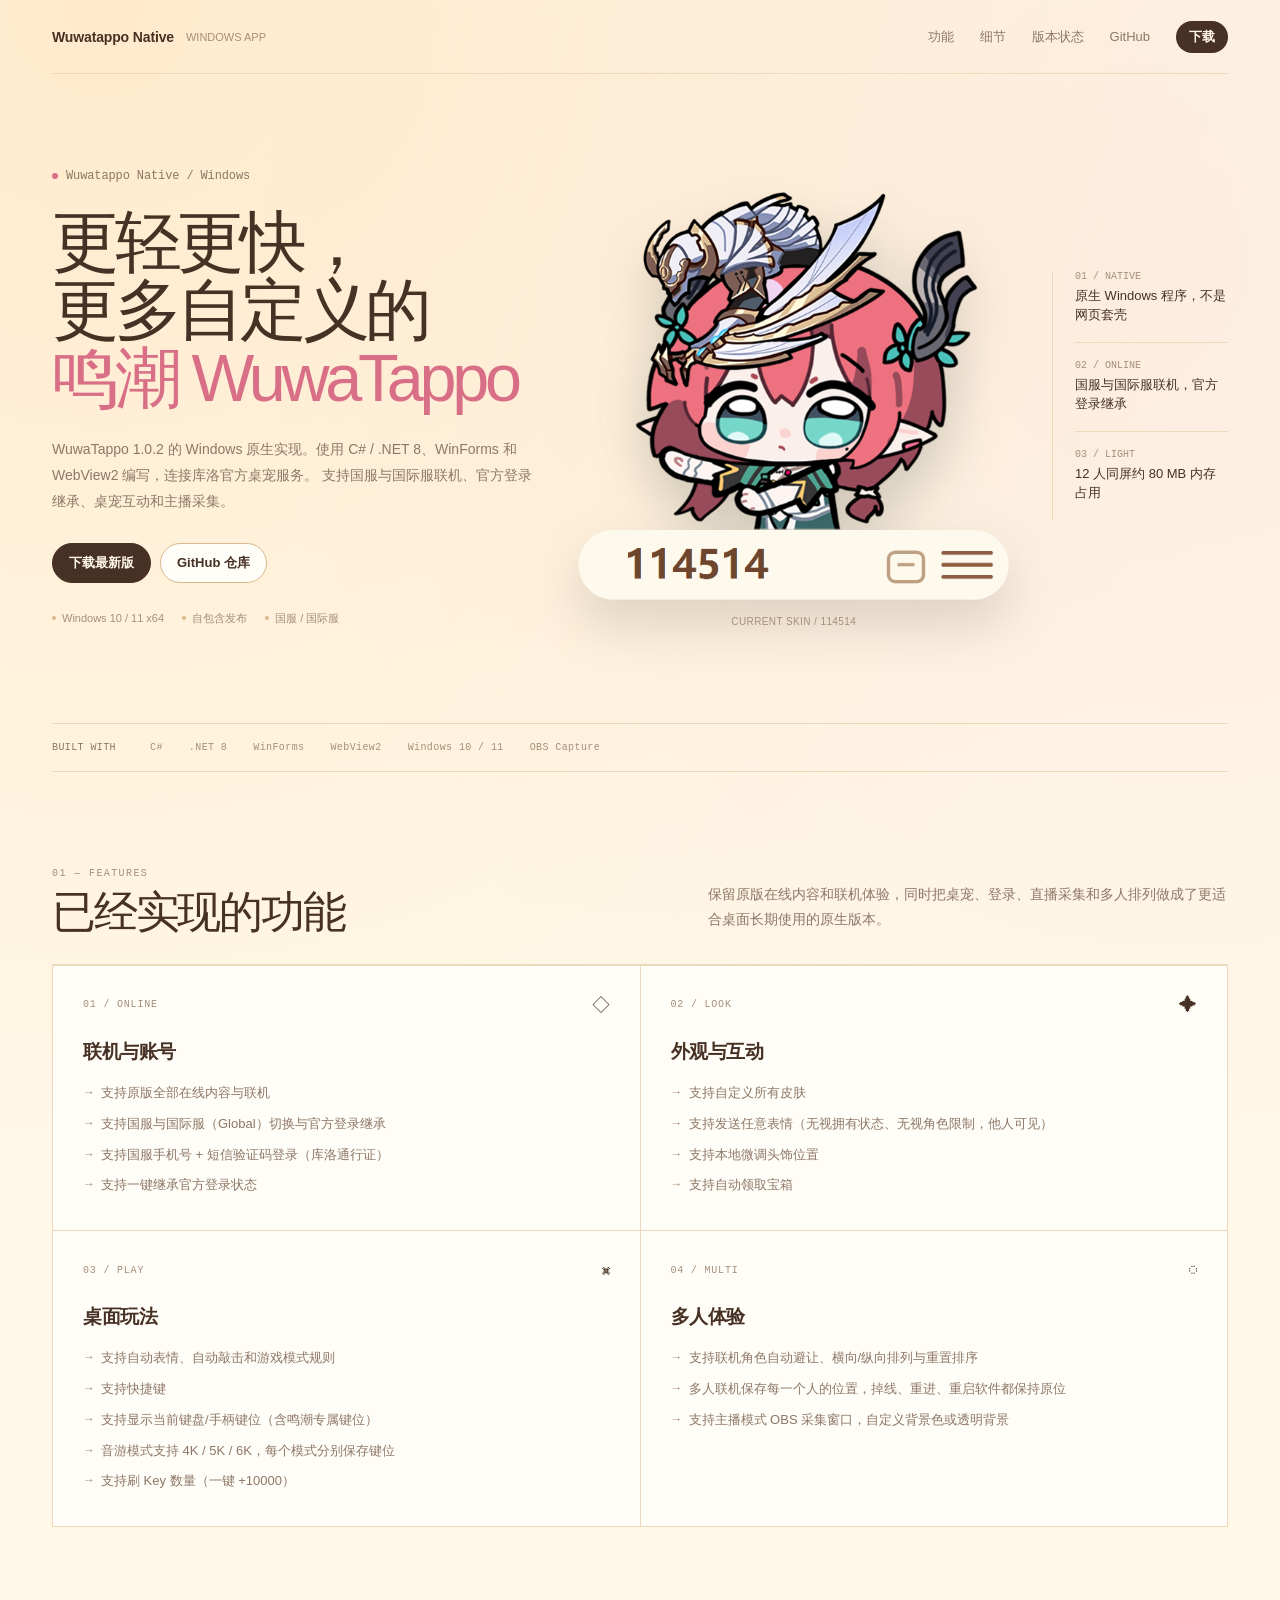
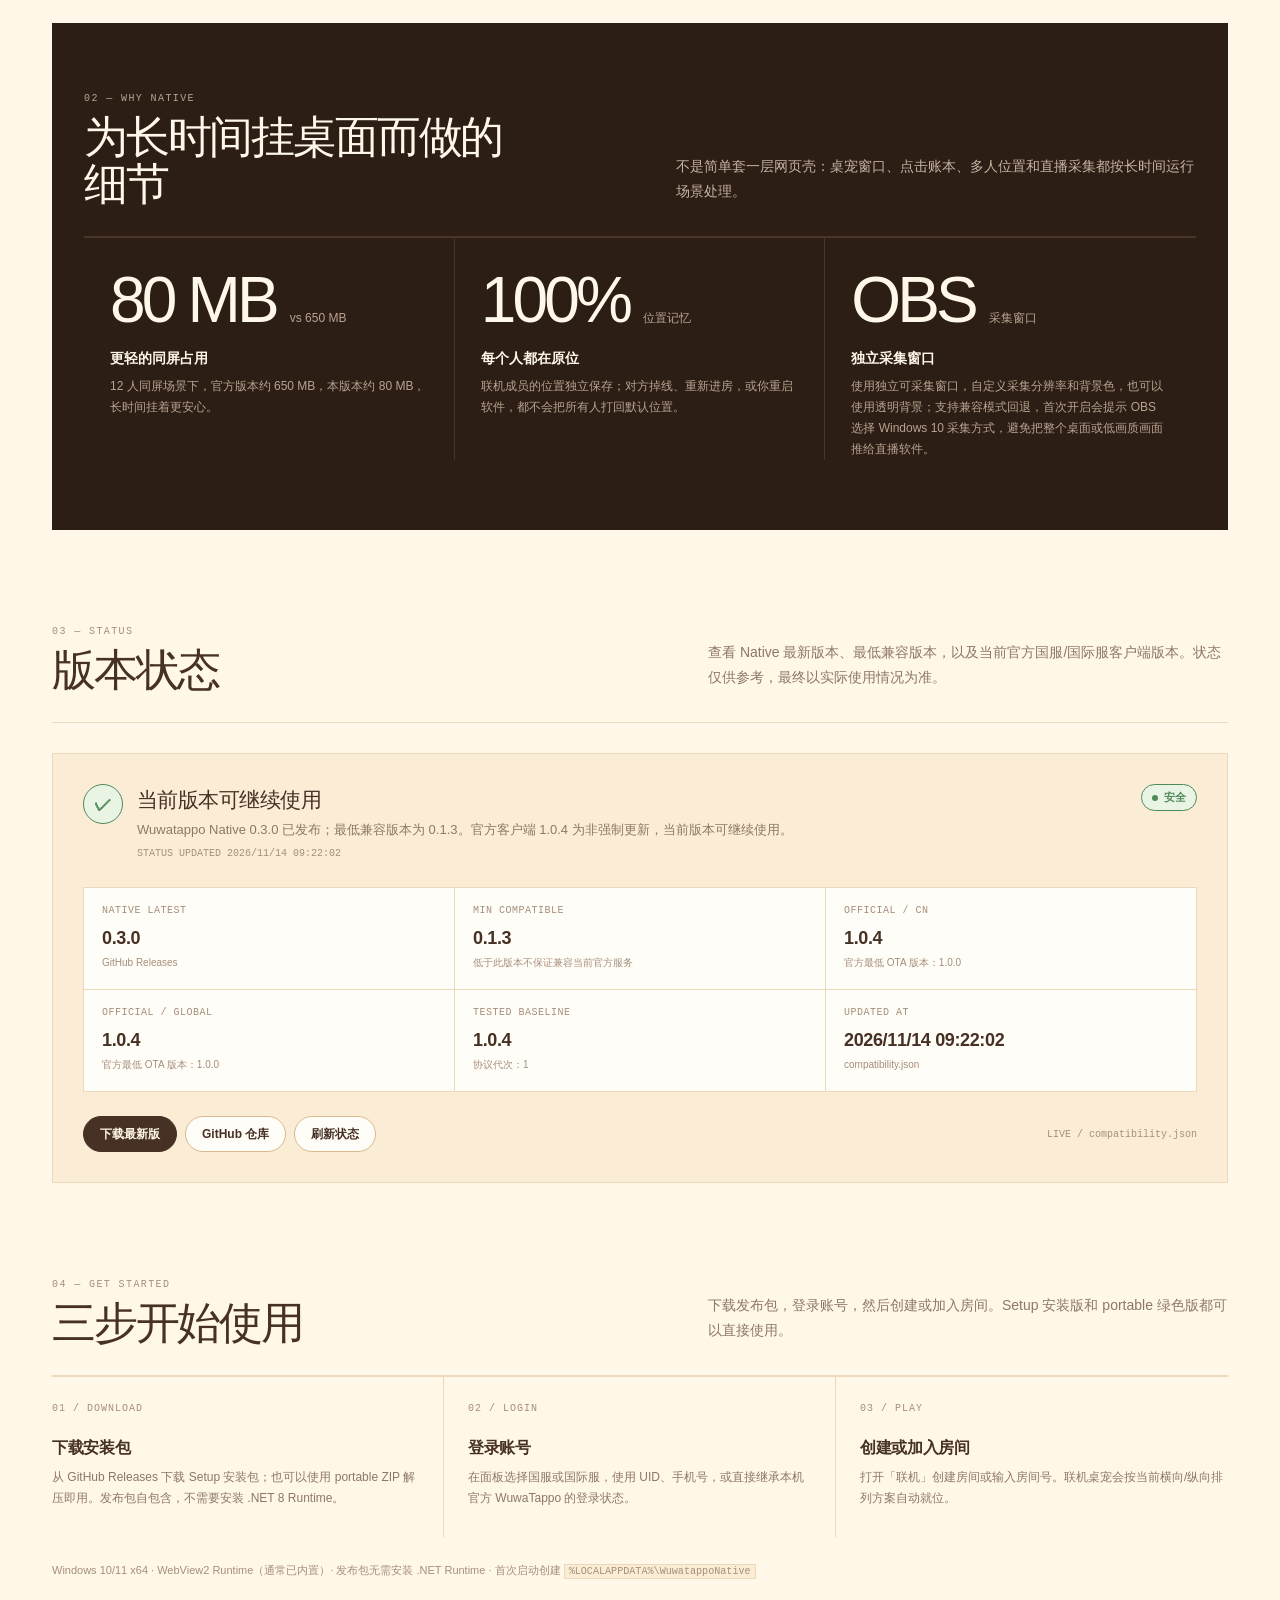
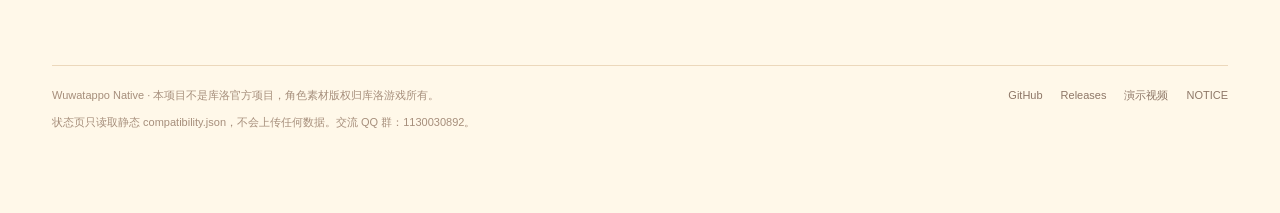
<file: docs/index.html>
<!doctype html>
<html lang="zh-CN">
<head>
  <meta charset="utf-8" />
  <meta name="viewport" content="width=device-width, initial-scale=1" />
  <meta name="description" content="Wuwatappo Native：WuwaTappo 的 Windows 原生实现，支持国服/国际服联机、官方登录继承、桌宠互动和 OBS 绿幕采集。" />
  <link rel="canonical" href="https://code.danieluu.top/WuwaTappoNative/" />
  <meta name="theme-color" content="#fff8e9" />
  <title>Wuwatappo Native · Windows 原生桌宠</title>
  <style>
    :root {
      --bg: #fff8e9;
      --bg-soft: #fbedd5;
      --panel: #fffdf7;
      --ink: #473024;
      --muted: #8e7767;
      --faint: #a68e7b;
      --line: #ecd8bb;
      --line-strong: #d9b98d;
      --accent: #d96f86;
      --teal: #4c978d;
      --gold: #c9923f;
      --gold-soft: #fff0cf;
      --dark: #2c1d15;
      --safe: #4f8a5b;
      --safe-bg: #eaf4e4;
      --warn: #b7792f;
      --warn-bg: #fff1d6;
      --danger: #b34a3f;
      --danger-bg: #ffe8e2;
      --maint: #5d7f9c;
      --maint-bg: #e8f1f7;
      --mono: "SFMono-Regular", Consolas, "Liberation Mono", Menlo, monospace;
    }
    * { box-sizing: border-box; }
    html { scroll-behavior: smooth; }
    body {
      margin: 0; min-height: 100vh;
      background:
        radial-gradient(circle at 8% 0%, rgba(255, 222, 180, .55), transparent 34%),
        radial-gradient(circle at 92% 8%, rgba(217, 111, 134, .08), transparent 28%),
        var(--bg);
      color: var(--ink);
      font-family: "Segoe UI", "PingFang SC", "Microsoft YaHei", "Helvetica Neue", Arial, sans-serif;
      -webkit-font-smoothing: antialiased;
    }
    a { color: inherit; }
    .site { width: min(1240px, 100%); margin: 0 auto; padding: 0 32px 80px; }

    /* ---------- header ---------- */
    .topbar {
      height: 74px; display: flex; align-items: center; gap: 26px;
      border-bottom: 1px solid var(--line);
    }
    .brand { display: flex; align-items: center; gap: 10px; text-decoration: none; }
    .brand-name { font-size: 14px; font-weight: 650; letter-spacing: -.01em; }
    .brand-sub { font-size: 11px; color: var(--faint); margin-left: 2px; }
    .nav { display: flex; align-items: center; gap: 26px; margin-left: auto; font-size: 13px; color: var(--muted); }
    .nav a { text-decoration: none; transition: color .15s; }
    .nav a:hover { color: var(--ink); }
    .nav .nav-download {
      padding: 7px 13px; border-radius: 999px;
      color: var(--bg); background: var(--ink); font-weight: 600;
    }
    .nav .nav-download:hover { background: #5f4231; color: var(--bg); }

    /* ---------- hero ---------- */
    .hero {
      display: grid;
      grid-template-columns: minmax(0, 1.02fr) minmax(360px, .98fr) 176px;
      gap: 26px; align-items: center;
      min-height: 650px; padding: 72px 0 78px;
      border-bottom: 1px solid var(--line);
    }
    .hero-copy { padding: 8px 0; }
    .hero-kicker {
      display: inline-flex; align-items: center; gap: 8px;
      color: var(--muted); font-size: 12px; margin-bottom: 26px;
      font-family: var(--mono); letter-spacing: -.01em;
    }
    .hero-kicker .dot { width: 6px; height: 6px; border-radius: 50%; background: var(--accent); }
    .hero h1 {
      margin: 0; color: var(--ink);
      font-size: clamp(42px, 5.2vw, 72px);
      font-weight: 500; line-height: 1.02; letter-spacing: -.065em;
    }
    .hero h1 .line { display: block; }
    .hero h1 .accent { color: var(--accent); }
    .hero-lead {
      max-width: 540px; margin: 24px 0 0;
      color: var(--muted); font-size: 14px; line-height: 1.85;
    }
    .hero-actions { display: flex; flex-wrap: wrap; gap: 9px; margin-top: 28px; }
    .btn {
      display: inline-flex; align-items: center; justify-content: center; gap: 6px;
      min-height: 40px; padding: 0 16px; border-radius: 999px;
      border: 1px solid var(--line-strong); background: var(--panel);
      color: var(--ink); text-decoration: none; font-size: 13px; font-weight: 600;
      cursor: pointer; transition: background .15s, border-color .15s, transform .15s;
    }
    .btn:hover { border-color: #c9a271; background: var(--gold-soft, #fff0cf); transform: translateY(-1px); }
    .btn.primary { background: var(--ink); border-color: var(--ink); color: var(--bg); }
    .btn.primary:hover { background: #5f4231; border-color: #5f4231; }
    .hero-meta {
      display: flex; flex-wrap: wrap; gap: 8px 18px;
      margin-top: 28px; color: var(--faint); font-size: 11px;
    }
    .hero-meta span { display: inline-flex; align-items: center; gap: 6px; }
    .hero-meta span::before { content: ""; width: 4px; height: 4px; border-radius: 50%; background: var(--line-strong); }

    .hero-art { position: relative; display: flex; align-items: center; justify-content: center; min-height: 470px; }
    .hero-art::before {
      content: ""; position: absolute; width: 84%; aspect-ratio: 1; border-radius: 50%;
      background: radial-gradient(circle, rgba(217, 111, 134, .10), rgba(76, 151, 141, .06) 48%, transparent 70%);
      filter: blur(10px);
    }
    .hero-art .pet-frame {
      position: relative; z-index: 1; width: min(100%, 512px);
      filter: drop-shadow(0 24px 26px rgba(0, 0, 0, .13));
      animation: pet-float 5.2s ease-in-out infinite;
    }
    .hero-art .pet-frame img { display: block; width: 100%; height: auto; }
    .hero-art .pet-pat { position: absolute; inset: 0; opacity: 0; }
    .hero-art .pat-a { animation: pet-pat-a .62s steps(1, end) infinite; }
    .hero-art .pat-b { animation: pet-pat-b .62s steps(1, end) infinite; }
    @keyframes pet-pat-a { 0%, 49.9% { opacity: 1; } 50%, 100% { opacity: 0; } }
    @keyframes pet-pat-b { 0%, 49.9% { opacity: 0; } 50%, 100% { opacity: 1; } }
    @keyframes pet-float { 0%, 100% { transform: translateY(0); } 50% { transform: translateY(-7px); } }
    .art-caption {
      position: absolute; z-index: 2; bottom: 4px;
      color: var(--faint); font-size: 10px; letter-spacing: .04em;
    }

    .hero-side { border-left: 1px solid var(--line); padding-left: 22px; display: grid; gap: 0; }
    .side-item { padding: 17px 0; border-bottom: 1px solid var(--line); }
    .side-item:first-child { padding-top: 0; }
    .side-item:last-child { border-bottom: 0; }
    .side-label { display: block; color: var(--faint); font-family: var(--mono); font-size: 10px; margin-bottom: 5px; }
    .side-value { display: block; color: var(--ink); font-size: 13px; line-height: 1.45; }

    .tech-strip {
      display: flex; align-items: center; flex-wrap: wrap; gap: 12px 26px;
      padding: 18px 0; border-bottom: 1px solid var(--line);
      color: var(--faint); font-family: var(--mono); font-size: 10px; letter-spacing: .04em;
    }
    .tech-strip .tech-label { color: var(--muted); margin-right: 8px; }
    .tech-strip span:not(.tech-label) { white-space: nowrap; }

    /* ---------- sections ---------- */
    .section { padding-top: 96px; }
    .section-head {
      display: grid; grid-template-columns: minmax(0, .8fr) minmax(0, 1.2fr);
      gap: 40px; align-items: end;
      padding-bottom: 28px; border-bottom: 1px solid var(--line);
    }
    .section-kicker { color: var(--faint); font-family: var(--mono); font-size: 10px; letter-spacing: .14em; text-transform: uppercase; }
    .section-head h2 {
      margin: 10px 0 0; color: var(--ink);
      font-size: clamp(30px, 3.4vw, 45px); font-weight: 500; letter-spacing: -.05em; line-height: 1.08;
    }
    .section-head p { margin: 0 0 4px; color: var(--muted); font-size: 14px; line-height: 1.8; justify-self: end; max-width: 520px; }

    .feature-grid { display: grid; grid-template-columns: repeat(2, minmax(0, 1fr)); border-left: 1px solid var(--line); border-top: 1px solid var(--line); }
    .feature-card { padding: 30px 30px 34px; border-right: 1px solid var(--line); border-bottom: 1px solid var(--line); background: var(--panel); }
    .feature-top { display: flex; align-items: center; justify-content: space-between; margin-bottom: 25px; }
    .feature-no { color: var(--faint); font-family: var(--mono); font-size: 10px; letter-spacing: .08em; }
    .feature-glyph { color: var(--ink); font-size: 18px; line-height: 1; }
    .feature-card h3 { margin: 0 0 18px; color: var(--ink); font-size: 19px; font-weight: 600; letter-spacing: -.02em; }
    .check-list { margin: 0; padding: 0; list-style: none; display: grid; gap: 10px; }
    .check-list li { position: relative; padding-left: 18px; color: var(--muted); font-size: 13px; line-height: 1.6; }
    .check-list li::before { content: "→"; position: absolute; left: 0; top: 0; color: var(--faint); font-size: 12px; }

    .dark-band { margin-top: 96px; background: var(--dark); color: var(--bg); }
    .dark-band .site-inner { padding-top: 70px; padding-bottom: 70px; }
    .dark-band .section-head { border-color: #4b3428; }
    .dark-band .section-kicker { color: #b9a391; }
    .dark-band h2 { color: var(--bg); }
    .dark-band .section-head p { color: #c7b3a2; }
    .detail-grid { display: grid; grid-template-columns: repeat(3, minmax(0, 1fr)); border-top: 1px solid #4b3428; }
    .detail-card { padding: 30px 26px 0; border-right: 1px solid #4b3428; }
    .detail-card:last-child { border-right: 0; }
    .detail-number { color: var(--bg); font-size: clamp(42px, 5vw, 70px); font-weight: 500; letter-spacing: -.06em; line-height: 1; }
    .detail-number small { color: #b9a391; font-size: 12px; font-weight: 500; letter-spacing: 0; }
    .detail-card h3 { margin: 18px 0 8px; color: var(--bg); font-size: 14px; font-weight: 600; }
    .detail-card p { margin: 0; color: #b9a391; font-size: 12px; line-height: 1.75; }

    /* ---------- status ---------- */
    .status-panel { margin-top: 30px; padding: 30px; border: 1px solid var(--line); background: var(--bg-soft); }
    .status-head { display: flex; align-items: flex-start; gap: 14px; }
    .status-icon {
      width: 40px; height: 40px; flex: 0 0 40px; border-radius: 50%;
      display: grid; place-items: center; font-size: 18px; font-weight: 700;
      border: 1px solid currentColor;
    }
    .status-head.safe .status-icon { color: var(--safe); background: var(--safe-bg); }
    .status-head.warning .status-icon, .status-head.unknown .status-icon { color: var(--warn); background: var(--warn-bg); }
    .status-head.unsafe .status-icon { color: var(--danger); background: var(--danger-bg); }
    .status-head.maintenance .status-icon { color: var(--maint); background: var(--maint-bg); }
    .status-head h3 { margin: 2px 0 5px; font-size: 21px; font-weight: 550; letter-spacing: -.025em; color: var(--ink); }
    .status-message { margin: 0; color: var(--muted); font-size: 13px; line-height: 1.65; }
    .updated { margin-top: 7px; color: var(--faint); font-family: var(--mono); font-size: 10px; }
    .badge {
      margin-left: auto; display: inline-flex; align-items: center; gap: 6px;
      padding: 5px 10px; border-radius: 999px; font-size: 11px; font-weight: 600;
      white-space: nowrap; border: 1px solid currentColor;
    }
    .badge .dot { width: 6px; height: 6px; border-radius: 50%; background: currentColor; }
    .badge.safe { color: var(--safe); background: var(--safe-bg); }
    .badge.warning, .badge.unknown { color: var(--warn); background: var(--warn-bg); }
    .badge.unsafe { color: var(--danger); background: var(--danger-bg); }
    .badge.maintenance { color: var(--maint); background: var(--maint-bg); }
    .force { display: none; margin: 22px 0 0; padding: 10px 12px; border: 1px solid rgba(180,35,24,.35); background: var(--danger-bg); color: var(--danger); font-size: 12px; line-height: 1.6; }
    .force.show { display: block; }
    .status-grid { display: grid; grid-template-columns: repeat(3, minmax(0, 1fr)); margin-top: 28px; border-left: 1px solid var(--line); border-top: 1px solid var(--line); background: var(--panel); }
    .card { padding: 17px 18px 19px; border-right: 1px solid var(--line); border-bottom: 1px solid var(--line); }
    .card-label { color: var(--faint); font-family: var(--mono); font-size: 10px; letter-spacing: .05em; margin-bottom: 10px; }
    .card-value { color: var(--ink); font-size: 18px; font-weight: 550; letter-spacing: -.02em; line-height: 1.35; overflow-wrap: anywhere; }
    .card-note { margin-top: 5px; color: var(--faint); font-size: 10px; line-height: 1.5; }
    .status-actions { display: flex; flex-wrap: wrap; align-items: center; gap: 8px; margin-top: 24px; }
    .status-actions .btn { min-height: 36px; font-size: 12px; }
    .status-actions .muted { margin-left: auto; color: var(--faint); font-family: var(--mono); font-size: 10px; }

    /* ---------- steps / footer ---------- */
    .steps { display: grid; grid-template-columns: repeat(3, minmax(0, 1fr)); border-top: 1px solid var(--line); }
    .step { padding: 26px 24px 28px 0; border-right: 1px solid var(--line); }
    .step:last-child { border-right: 0; padding-right: 0; }
    .step:not(:first-child) { padding-left: 24px; }
    .step-no { color: var(--faint); font-family: var(--mono); font-size: 10px; letter-spacing: .1em; }
    .step h3 { margin: 24px 0 8px; font-size: 16px; font-weight: 600; letter-spacing: -.02em; }
    .step p { margin: 0; color: var(--muted); font-size: 12px; line-height: 1.75; }
    .requirements { margin: 24px 0 0; color: var(--faint); font-size: 11px; line-height: 1.8; }
    code { font-family: var(--mono); font-size: .92em; background: var(--bg-soft); border: 1px solid var(--line); padding: 1px 4px; }

    footer { margin-top: 84px; padding-top: 20px; border-top: 1px solid var(--line); color: var(--faint); font-size: 11px; line-height: 1.8; }
    footer .footer-row { display: flex; flex-wrap: wrap; gap: 8px 18px; align-items: center; }
    footer a { color: var(--muted); text-decoration: none; }
    footer a:hover { color: var(--ink); text-decoration: underline; }
    footer .footer-spacer { flex: 1; }

    @media (max-width: 1100px) {
      .hero { grid-template-columns: minmax(0, 1fr) minmax(320px, .92fr); min-height: 580px; }
      .hero-side { display: none; }
    }
    @media (max-width: 760px) {
      .site { padding: 0 20px 56px; }
      .topbar { height: 64px; }
      .brand-sub { display: none; }
      .nav { display: none; }
      .hero { grid-template-columns: 1fr; gap: 12px; min-height: auto; padding: 48px 0 48px; }
      .hero-copy { padding: 0; }
      .hero h1 { font-size: clamp(38px, 10vw, 54px); }
      .hero-lead { font-size: 13px; }
      .hero-art { min-height: 340px; margin-top: 10px; }
      .hero-art .pet-frame { width: min(100%, 360px); }
      .hero-art::before { width: 92%; }
      .tech-strip { gap: 9px 18px; padding: 15px 0; }
      .section { padding-top: 68px; }
      .section-head { grid-template-columns: 1fr; gap: 14px; }
      .section-head p { justify-self: start; }
      .feature-grid { grid-template-columns: 1fr; }
      .feature-card { padding: 24px 20px 27px; }
      .dark-band { margin-top: 68px; }
      .dark-band .site-inner { padding-top: 48px; padding-bottom: 48px; }
      .detail-grid { grid-template-columns: 1fr; }
      .detail-card { padding: 26px 0 0; border-right: 0; border-bottom: 1px solid #4b3428; }
      .detail-card:last-child { border-bottom: 0; padding-bottom: 0; }
      .status-panel { padding: 20px; }
      .status-head { flex-wrap: wrap; }
      .badge { margin-left: 0; }
      .status-grid { grid-template-columns: 1fr 1fr; }
      .status-actions .muted { width: 100%; margin-left: 0; }
      .steps { grid-template-columns: 1fr; }
      .step, .step:not(:first-child) { padding: 22px 0; border-right: 0; border-bottom: 1px solid var(--line); }
      .step:last-child { border-bottom: 0; padding-bottom: 0; }
      .step h3 { margin-top: 16px; }
    }
    @media (prefers-reduced-motion: reduce) {
      .hero-art .pet-frame { animation: none; }
      .hero-art .pat-a, .hero-art .pat-b { animation: none; }
    }
  </style>
</head>
<body>
  <div class="site">
    <header class="topbar">
      <a class="brand" href="#top" aria-label="Wuwatappo Native 首页">
        <span class="brand-name">Wuwatappo Native</span>
        <span class="brand-sub">WINDOWS APP</span>
      </a>
      <nav class="nav" aria-label="页面导航">
        <a href="#features">功能</a>
        <a href="#details">细节</a>
        <a href="#status">版本状态</a>
        <a href="https://github.com/DanielToyama/WuwaTappoNative" target="_blank" rel="noreferrer">GitHub</a>
        <a class="nav-download" href="https://github.com/DanielToyama/WuwaTappoNative/releases/latest" target="_blank" rel="noreferrer">下载</a>
      </nav>
    </header>

    <main id="top">
      <section class="hero">
        <div class="hero-copy">
          <div class="hero-kicker"><span class="dot"></span> Wuwatappo Native / Windows</div>
          <h1>
            <span class="line">更轻更快，</span>
            <span class="line">更多自定义的</span>
            <span class="line accent">鸣潮 WuwaTappo</span>
          </h1>
          <p class="hero-lead">
            WuwaTappo 1.0.2 的 Windows 原生实现。使用 C# / .NET 8、WinForms 和 WebView2 编写，连接库洛官方桌宠服务。
            支持国服与国际服联机、官方登录继承、桌宠互动和主播采集。
          </p>
          <div class="hero-actions">
            <a class="btn primary" href="https://github.com/DanielToyama/WuwaTappoNative/releases/latest" target="_blank" rel="noreferrer">下载最新版</a>
            <a class="btn" href="https://github.com/DanielToyama/WuwaTappoNative" target="_blank" rel="noreferrer">GitHub 仓库</a>
          </div>
          <div class="hero-meta">
            <span>Windows 10 / 11 x64</span>
            <span>自包含发布</span>
            <span>国服 / 国际服</span>
          </div>
        </div>

        <div class="hero-art">
          <div class="pet-frame" role="img" aria-label="Wuwatappo Native 桌宠预览：粉色头发角色与奶油色底栏，计数为 114514">
            <img src="assets/pet-hero-1.png" alt="" />
            <img class="pet-pat pat-a" src="assets/pet-hero-2.png" alt="" aria-hidden="true" />
            <img class="pet-pat pat-b" src="assets/pet-hero-3.png" alt="" aria-hidden="true" />
          </div>
          <span class="art-caption">CURRENT SKIN / 114514</span>
        </div>

        <aside class="hero-side" aria-label="项目要点">
          <div class="side-item">
            <span class="side-label">01 / NATIVE</span>
            <span class="side-value">原生 Windows 程序，不是网页套壳</span>
          </div>
          <div class="side-item">
            <span class="side-label">02 / ONLINE</span>
            <span class="side-value">国服与国际服联机，官方登录继承</span>
          </div>
          <div class="side-item">
            <span class="side-label">03 / LIGHT</span>
            <span class="side-value">12 人同屏约 80 MB 内存占用</span>
          </div>
        </aside>
      </section>

      <div class="tech-strip" aria-label="技术栈">
        <span class="tech-label">BUILT WITH</span>
        <span>C#</span>
        <span>.NET 8</span>
        <span>WinForms</span>
        <span>WebView2</span>
        <span>Windows 10 / 11</span>
        <span>OBS Capture</span>
      </div>

      <section class="section" id="features">
        <div class="section-head">
          <div>
            <div class="section-kicker">01 — FEATURES</div>
            <h2>已经实现的功能</h2>
          </div>
          <p>保留原版在线内容和联机体验，同时把桌宠、登录、直播采集和多人排列做成了更适合桌面长期使用的原生版本。</p>
        </div>
        <div class="feature-grid">
          <article class="feature-card">
            <div class="feature-top"><span class="feature-no">01 / ONLINE</span><span class="feature-glyph">◇</span></div>
            <h3>联机与账号</h3>
            <ul class="check-list">
              <li>支持原版全部在线内容与联机</li>
              <li>支持国服与国际服（Global）切换与官方登录继承</li>
              <li>支持国服手机号 + 短信验证码登录（库洛通行证）</li>
              <li>支持一键继承官方登录状态</li>
            </ul>
          </article>
          <article class="feature-card">
            <div class="feature-top"><span class="feature-no">02 / LOOK</span><span class="feature-glyph">✦</span></div>
            <h3>外观与互动</h3>
            <ul class="check-list">
              <li>支持自定义所有皮肤</li>
              <li>支持发送任意表情（无视拥有状态、无视角色限制，他人可见）</li>
              <li>支持本地微调头饰位置</li>
              <li>支持自动领取宝箱</li>
            </ul>
          </article>
          <article class="feature-card">
            <div class="feature-top"><span class="feature-no">03 / PLAY</span><span class="feature-glyph">⌘</span></div>
            <h3>桌面玩法</h3>
            <ul class="check-list">
              <li>支持自动表情、自动敲击和游戏模式规则</li>
              <li>支持快捷键</li>
              <li>支持显示当前键盘/手柄键位（含鸣潮专属键位）</li>
              <li>音游模式支持 4K / 5K / 6K，每个模式分别保存键位</li>
              <li>支持刷 Key 数量（一键 +10000）</li>
            </ul>
          </article>
          <article class="feature-card">
            <div class="feature-top"><span class="feature-no">04 / MULTI</span><span class="feature-glyph">◌</span></div>
            <h3>多人体验</h3>
            <ul class="check-list">
              <li>支持联机角色自动避让、横向/纵向排列与重置排序</li>
              <li>多人联机保存每一个人的位置，掉线、重进、重启软件都保持原位</li>
              <li>支持主播模式 OBS 采集窗口，自定义背景色或透明背景</li>
            </ul>
          </article>
        </div>
      </section>

      <section class="dark-band" id="details">
        <div class="site-inner" style="width:min(1240px,100%);margin:0 auto;padding-left:32px;padding-right:32px">
          <div class="section-head">
            <div>
              <div class="section-kicker">02 — WHY NATIVE</div>
              <h2>为长时间挂桌面而做的细节</h2>
            </div>
            <p>不是简单套一层网页壳：桌宠窗口、点击账本、多人位置和直播采集都按长时间运行场景处理。</p>
          </div>
          <div class="detail-grid">
            <article class="detail-card">
              <div class="detail-number">80 MB <small>vs 650 MB</small></div>
              <h3>更轻的同屏占用</h3>
              <p>12 人同屏场景下，官方版本约 650 MB，本版本约 80 MB，长时间挂着更安心。</p>
            </article>
            <article class="detail-card">
              <div class="detail-number">100% <small>位置记忆</small></div>
              <h3>每个人都在原位</h3>
              <p>联机成员的位置独立保存；对方掉线、重新进房，或你重启软件，都不会把所有人打回默认位置。</p>
            </article>
            <article class="detail-card">
              <div class="detail-number">OBS <small>采集窗口</small></div>
              <h3>独立采集窗口</h3>
              <p>使用独立可采集窗口，自定义采集分辨率和背景色，也可以使用透明背景；支持兼容模式回退，首次开启会提示 OBS 选择 Windows 10 采集方式，避免把整个桌面或低画质画面推给直播软件。</p>
            </article>
          </div>
        </div>
      </section>

      <section class="section" id="status">
        <div class="section-head">
          <div>
            <div class="section-kicker">03 — STATUS</div>
            <h2>版本状态</h2>
          </div>
          <p>查看 Native 最新版本、最低兼容版本，以及当前官方国服/国际服客户端版本。状态仅供参考，最终以实际使用情况为准。</p>
        </div>
        <div class="status-panel">
          <div class="status-head unknown" id="statusHead">
            <div class="status-icon" id="statusIcon">…</div>
            <div>
              <h3 id="statusTitle">正在读取版本状态…</h3>
              <p class="status-message" id="statusMessage">页面会请求 compatibility.json 获取最新状态。</p>
              <div class="updated" id="updatedAt">—</div>
            </div>
            <span class="badge unknown" id="statusBadge"><span class="dot"></span><span id="statusBadgeText">读取中</span></span>
          </div>
          <div class="force" id="forceBox"></div>
          <div class="status-grid">
            <div class="card">
              <div class="card-label">NATIVE LATEST</div>
              <div class="card-value" id="nativeLatest">—</div>
              <div class="card-note" id="nativeLatestNote">GitHub Releases</div>
            </div>
            <div class="card">
              <div class="card-label">MIN COMPATIBLE</div>
              <div class="card-value" id="nativeMinSafe">—</div>
              <div class="card-note">低于此版本不保证兼容当前官方服务</div>
            </div>
            <div class="card">
              <div class="card-label">OFFICIAL / CN</div>
              <div class="card-value" id="officialCn">—</div>
              <div class="card-note" id="officialCnNote">—</div>
            </div>
            <div class="card">
              <div class="card-label">OFFICIAL / GLOBAL</div>
              <div class="card-value" id="officialGlobal">—</div>
              <div class="card-note" id="officialGlobalNote">—</div>
            </div>
            <div class="card">
              <div class="card-label">TESTED BASELINE</div>
              <div class="card-value" id="testedOfficial">—</div>
              <div class="card-note" id="protocolNote">—</div>
            </div>
            <div class="card">
              <div class="card-label">UPDATED AT</div>
              <div class="card-value" id="updatedShort">—</div>
              <div class="card-note" id="sourceNote">compatibility.json</div>
            </div>
          </div>
          <div class="status-actions">
            <a class="btn primary" href="https://github.com/DanielToyama/WuwaTappoNative/releases/latest" target="_blank" rel="noreferrer">下载最新版</a>
            <a class="btn" href="https://github.com/DanielToyama/WuwaTappoNative" target="_blank" rel="noreferrer">GitHub 仓库</a>
            <button class="btn" id="refreshBtn" type="button">刷新状态</button>
            <span class="muted" id="fetchHint"></span>
          </div>
        </div>
      </section>

      <section class="section" id="start">
        <div class="section-head">
          <div>
            <div class="section-kicker">04 — GET STARTED</div>
            <h2>三步开始使用</h2>
          </div>
          <p>下载发布包，登录账号，然后创建或加入房间。Setup 安装版和 portable 绿色版都可以直接使用。</p>
        </div>
        <div class="steps">
          <article class="step">
            <div class="step-no">01 / DOWNLOAD</div>
            <h3>下载安装包</h3>
            <p>从 GitHub Releases 下载 Setup 安装包；也可以使用 portable ZIP 解压即用。发布包自包含，不需要安装 .NET 8 Runtime。</p>
          </article>
          <article class="step">
            <div class="step-no">02 / LOGIN</div>
            <h3>登录账号</h3>
            <p>在面板选择国服或国际服，使用 UID、手机号，或直接继承本机官方 WuwaTappo 的登录状态。</p>
          </article>
          <article class="step">
            <div class="step-no">03 / PLAY</div>
            <h3>创建或加入房间</h3>
            <p>打开「联机」创建房间或输入房间号。联机桌宠会按当前横向/纵向排列方案自动就位。</p>
          </article>
        </div>
        <p class="requirements">Windows 10/11 x64 · WebView2 Runtime（通常已内置）· 发布包无需安装 .NET Runtime · 首次启动创建 <code>%LOCALAPPDATA%\WuwatappoNative</code></p>
      </section>
    </main>

    <footer>
      <div class="footer-row">
        <span>Wuwatappo Native · 本项目不是库洛官方项目，角色素材版权归库洛游戏所有。</span>
        <span class="footer-spacer"></span>
        <a href="https://github.com/DanielToyama/WuwaTappoNative" target="_blank" rel="noreferrer">GitHub</a>
        <a href="https://github.com/DanielToyama/WuwaTappoNative/releases" target="_blank" rel="noreferrer">Releases</a>
        <a href="https://www.bilibili.com/video/BV1nRxk6dERS/" target="_blank" rel="noreferrer">演示视频</a>
        <a href="https://github.com/DanielToyama/WuwaTappoNative/blob/main/NOTICE.md" target="_blank" rel="noreferrer">NOTICE</a>
      </div>
      <div class="footer-row" style="margin-top:7px">
        <span>状态页只读取静态 compatibility.json，不会上传任何数据。交流 QQ 群：1130030892。</span>
      </div>
    </footer>
  </div>

  <script>
    (() => {
      const JSON_URL = './compatibility.json';
      const CACHE_KEY = 'wuwatappo_compat_cache_v1';
      const statusMap = {
        safe: { label: '安全', icon: '✓', title: '当前版本可继续使用' },
        warning: { label: '注意', icon: '!', title: '当前版本需要关注' },
        unsafe: { label: '不安全', icon: '×', title: '当前版本不建议继续联网' },
        maintenance: { label: '维护中', icon: '…', title: '官方服务可能正在维护' },
        unknown: { label: '未知', icon: '?', title: '暂时无法确认版本状态' }
      };

      const $ = id => document.getElementById(id);
      const text = (id, value) => { const el = $(id); if (el) el.textContent = value == null || value === '' ? '—' : String(value); };
      const fmt = s => {
        if (!s) return '—';
        const d = new Date(s);
        return Number.isNaN(d.getTime()) ? String(s) : d.toLocaleString('zh-CN', { hour12: false });
      };
      const statusOf = s => statusMap[String(s || '').toLowerCase()] ? String(s).toLowerCase() : 'unknown';

      function render(data, fromCache) {
        const st = statusOf(data.status);
        const meta = statusMap[st];
        const head = $('statusHead');
        const badge = $('statusBadge');
        head.className = 'status-head ' + st;
        badge.className = 'badge ' + st;
        $('statusIcon').textContent = meta.icon;
        $('statusBadgeText').textContent = meta.label;
        $('statusTitle').textContent = meta.title;
        $('statusMessage').textContent = data.message || '暂无说明。';
        $('updatedAt').textContent = data.updatedAt ? 'STATUS UPDATED ' + fmt(data.updatedAt) : 'STATUS UPDATED —';

        const native = data.native || {};
        const official = data.official || {};
        const cn = official.cn || {};
        const global = official.global || {};
        const globalUsesCn = global.inheritCn === true && !global.latest;
        const globalLatest = global.latest || (globalUsesCn ? cn.latest : '');
        const globalMinOta = global.minOta || (globalUsesCn ? cn.minOta : '');
        const protocol = data.protocol || {};
        const kill = data.killSwitch || {};

        text('nativeLatest', native.latest);
        text('nativeMinSafe', native.minSafe);
        text('officialCn', cn.latest);
        text('officialCnNote', cn.minOta ? '官方最低 OTA 版本：' + cn.minOta : '官方更新清单');
        text('officialGlobal', globalLatest || '未发布');
        text('officialGlobalNote', globalLatest
          ? (globalUsesCn
              ? '沿用国服判断（未单独校验）' + (globalMinOta ? ' · 最低 OTA ' + globalMinOta : '')
              : (globalMinOta ? '官方最低 OTA 版本：' + globalMinOta : '官方更新清单'))
          : '当前无 Global 更新清单');
        text('testedOfficial', protocol.testedOfficial);
        text('protocolNote', protocol.breaking
          ? '检测到破坏性协议变更（第 ' + (protocol.generation ?? '?') + ' 代）'
          : '协议代次：' + (protocol.generation ?? '—'));
        text('updatedShort', fmt(data.updatedAt));
        text('sourceNote', fromCache ? '缓存数据，网络不可用' : 'compatibility.json');

        const force = $('forceBox');
        const forceOn = !!kill.forceOffline;
        force.classList.toggle('show', forceOn);
        force.textContent = forceOn
          ? '安全模式已启用：' + (kill.reason || '维护者要求暂停联网，请更新或等待通知。')
          : '';

        $('fetchHint').textContent = fromCache ? 'CACHE / OFFLINE' : 'LIVE / compatibility.json';
        document.title = 'Wuwatappo Native · Windows 原生桌宠 · ' + meta.label;
      }

      function readCache() {
        try {
          const raw = localStorage.getItem(CACHE_KEY);
          return raw ? JSON.parse(raw) : null;
        } catch { return null; }
      }
      function writeCache(data) {
        try { localStorage.setItem(CACHE_KEY, JSON.stringify(data)); } catch { }
      }

      async function load(force) {
        const btn = $('refreshBtn');
        btn.disabled = true;
        btn.textContent = '读取中…';
        try {
          const url = JSON_URL + '?v=' + Date.now() + (force ? '&force=1' : '');
          const res = await fetch(url, { cache: 'no-store' });
          if (!res.ok) throw new Error('HTTP ' + res.status);
          const data = await res.json();
          writeCache(data);
          render(data, false);
        } catch (e) {
          const cached = readCache();
          if (cached) render(cached, true);
          else {
            const st = 'unknown';
            $('statusHead').className = 'status-head ' + st;
            $('statusBadge').className = 'badge ' + st;
            $('statusBadgeText').textContent = '读取失败';
            $('statusTitle').textContent = '暂时无法读取版本状态';
            $('statusMessage').textContent = '请检查网络后重试，或直接前往 GitHub Releases 查看最新版本。';
            $('fetchHint').textContent = 'FETCH FAILED';
          }
        } finally {
          btn.disabled = false;
          btn.textContent = '刷新状态';
        }
      }

      $('refreshBtn').addEventListener('click', () => load(true));
      load(false);
      setInterval(() => load(false), 60000);
    })();
  </script>
</body>
</html>
</file>
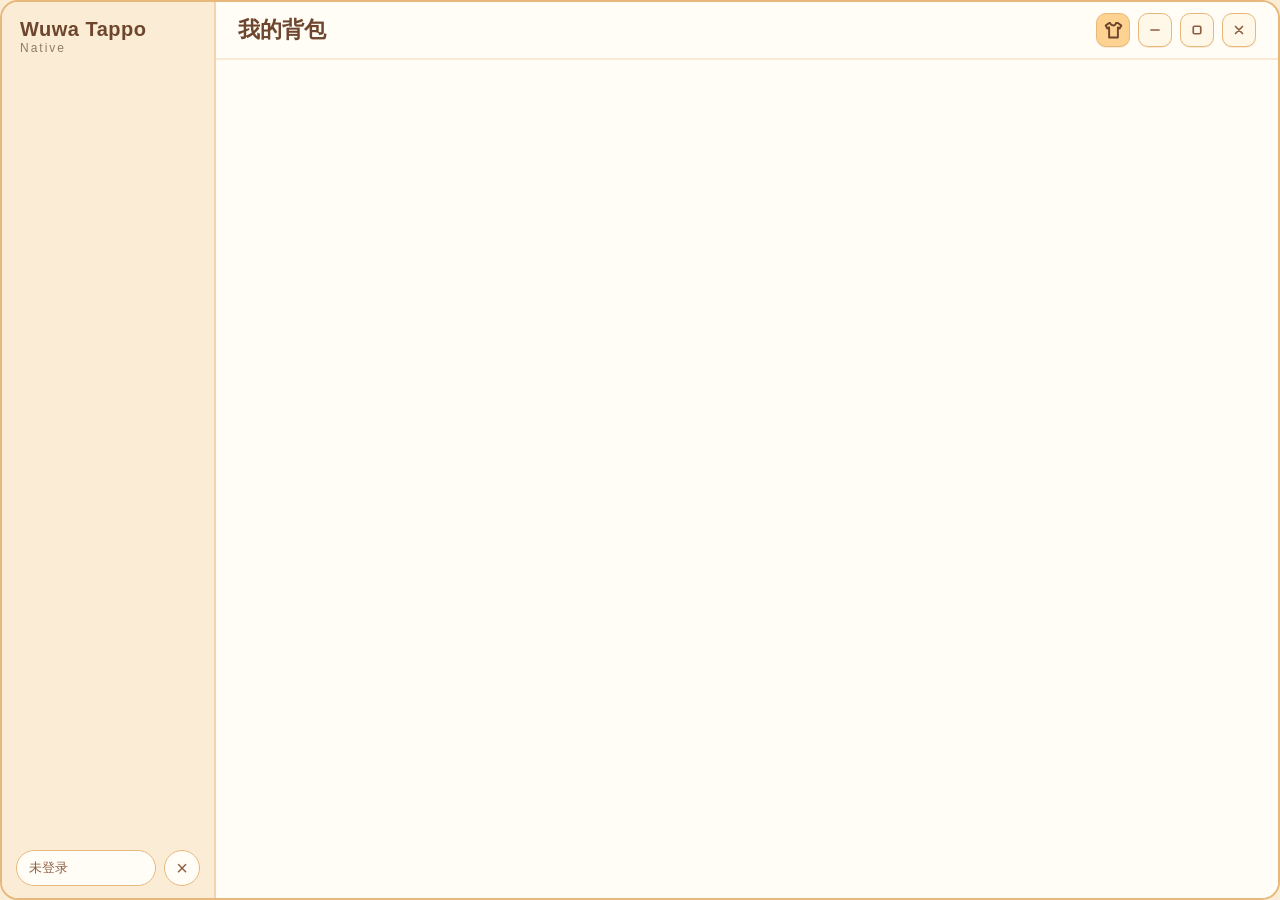
<file: wwwroot/index.html>
<!doctype html>
<html lang="zh-CN">
<head>
  <meta charset="utf-8" />
  <meta name="viewport" content="width=device-width, initial-scale=1" />
  <title>Wuwatappo</title>
  <link rel="stylesheet" href="style.css" />
</head>
<body>
  <div class="shell">
    <div class="theme-bg" id="themeBg" aria-hidden="true"></div>
    <aside class="sidebar">
      <div class="brand">
        <div class="brand-name">Wuwa Tappo</div>
        <div class="brand-sub">Native</div>
      </div>
      <nav class="tabs" id="tabs"></nav>
      <div class="sidebar-foot">
        <div class="user-chip" id="userChip">未登录</div>
        <button class="close-btn" id="closeBtn" title="关闭面板">×</button>
      </div>
    </aside>

    <main class="content">
      <header class="titlebar" id="titlebar">
        <div class="page-title" id="pageTitle">我的背包</div>
        <div class="title-actions">
          <button class="icon-btn theme-btn" id="themeBtn" title="主题设置" aria-label="主题设置">
            <svg viewBox="0 0 24 24" aria-hidden="true"><path d="M7 3.5 3 6.4l2 3.2 2-1.2V20h10V8.4l2 1.2 2-3.2-4-2.9h-2.1c-.4 1.7-1.7 2.7-2.9 2.7S8.5 5.2 8.1 3.5Z" /></svg>
          </button>
          <button class="icon-btn" id="minBtn" title="最小化" aria-label="最小化">
            <svg viewBox="0 0 16 16" aria-hidden="true"><path d="M4 8h8" /></svg>
          </button>
          <button class="icon-btn" id="maxBtn" title="最大化" aria-label="最大化">
            <svg class="icon-max" viewBox="0 0 16 16" aria-hidden="true"><rect x="4.25" y="4.25" width="7.5" height="7.5" rx="1.2" /></svg>
            <svg class="icon-restore" viewBox="0 0 16 16" aria-hidden="true"><rect x="3.5" y="5.5" width="7" height="7" rx="1.1" /><path d="M5.5 5.5V4.6a1.1 1.1 0 0 1 1.1-1.1h5.3a1.1 1.1 0 0 1 1.1 1.1v5.3a1.1 1.1 0 0 1-1.1 1.1h-.9" /></svg>
          </button>
          <button class="icon-btn close" id="winCloseBtn" title="关闭" aria-label="关闭">
            <svg viewBox="0 0 16 16" aria-hidden="true"><path d="M4.5 4.5l7 7M11.5 4.5l-7 7" /></svg>
          </button>
        </div>
      </header>
      <section class="notice-host" id="noticeHost"></section>
      <section class="page-host" id="pageHost"></section>
    </main>
  </div>

  <div class="toast-host" id="toastHost"></div>
  <div class="modal-host hidden" id="modalHost"></div>

  <script>
    // 仅用于本地浏览器预览：?preview=... 时提供最小 WebView 消息桥。
    (() => {
      const params = new URLSearchParams(location.search);
      if (!params.has('preview')) return;
      const listeners = [];
      const previewSettingsKey = 'wuwa.preview.settings.v1';
      const previewImageKey = 'wuwa.preview.serverThemeImage.v1';
      const previewPresetsKey = 'wuwa.preview.themePresets.v1';
      const previewRotationKey = 'wuwa.preview.themeRotation.v1';
      const uploads = new Map();
      let uploadSeq = 0;
      let previewSettings = {};
      let previewPresets = [];
      let previewRotation = { enabled: false, intervalMinutes: 30, currentPresetId: '', lastAppliedMs: 0 };
      try { previewSettings = JSON.parse(localStorage.getItem(previewSettingsKey) || '{}') || {}; } catch { previewSettings = {}; }
      try { previewPresets = JSON.parse(localStorage.getItem(previewPresetsKey) || '[]') || []; } catch { previewPresets = []; }
      try { previewRotation = { ...previewRotation, ...(JSON.parse(localStorage.getItem(previewRotationKey) || '{}') || {}) }; } catch { }
      const savePreviewSettings = () => {
        try { localStorage.setItem(previewSettingsKey, JSON.stringify(previewSettings)); } catch { }
      };
      const savePreviewPresets = () => {
        try { localStorage.setItem(previewPresetsKey, JSON.stringify(previewPresets)); } catch { }
      };
      const savePreviewRotation = () => {
        try { localStorage.setItem(previewRotationKey, JSON.stringify(previewRotation)); } catch { }
      };
      const buildPreviewBoot = () => {
        const mode = window.__previewMode || params.get('preview') || '';
        const boot = window.__previewBoot ? window.__previewBoot(mode) : { settings: {} };
        boot.settings = { ...(boot.settings || {}), ...previewSettings };
        try {
          const image = localStorage.getItem(previewImageKey) || '';
          boot.settings.themeBackgroundImage = image;
          boot.settings.themeBackgroundImageSet = !!image;
        } catch { }
        boot.themePresets = previewPresets;
        boot.themeRotation = previewRotation;
        return boot;
      };
      window.chrome = window.chrome || {};
      window.chrome.webview = {
        addEventListener(type, fn) { if (type === 'message') listeners.push(fn); },
        postMessage(msg) {
          const reply = data => listeners.forEach(fn => {
            try { fn({ data: { id: msg.id, ok: true, data } }); } catch { }
          });
          if (msg.cmd === 'boot') {
            reply(buildPreviewBoot());
          }
          else if (msg.cmd === 'settings.set') {
            const patch = { ...(msg.data || {}) };
            // 模拟 C# settings.set 的百分比归一化，保持预览与真实面板一致。
            if ('themeBackgroundOpacity' in patch) {
              patch.themeBackgroundOpacity = Math.max(0, Math.min(1, Number(patch.themeBackgroundOpacity) / 100));
            }
            if ('themeBackgroundBlur' in patch) {
              patch.themeBackgroundBlur = Math.max(0, Math.min(24, Number(patch.themeBackgroundBlur) || 0));
            }
            previewSettings = { ...previewSettings, ...patch };
            savePreviewSettings();
            reply(buildPreviewBoot());
          }
          else if (msg.cmd === 'theme.image.begin') {
            const uploadId = 'preview-' + (++uploadSeq);
            uploads.set(uploadId, { mime: msg.data?.mime || 'image/png', chunks: [] });
            reply({ uploadId });
          }
          else if (msg.cmd === 'theme.image.chunk') {
            const upload = uploads.get(msg.data?.uploadId);
            if (!upload) reply(null);
            else {
              upload.chunks.push(String(msg.data?.data || ''));
              reply({ received: upload.chunks.reduce((n, x) => n + x.length, 0) });
            }
          }
          else if (msg.cmd === 'theme.image.commit') {
            const upload = uploads.get(msg.data?.uploadId);
            if (!upload) reply(null);
            else {
              const dataUrl = `data:${upload.mime};base64,${upload.chunks.join('')}`;
              uploads.delete(msg.data?.uploadId);
              try { localStorage.setItem(previewImageKey, dataUrl); } catch { }
              reply({ name: 'background', url: dataUrl });
            }
          }
          else if (msg.cmd === 'theme.image.cancel') {
            uploads.delete(msg.data?.uploadId);
            reply({ ok: true });
          }
          else if (msg.cmd === 'theme.image.clear') {
            try { localStorage.removeItem(previewImageKey); } catch { }
            reply({ ok: true });
          }
          else if (msg.cmd === 'theme.image.get') {
            let image = '';
            try { image = localStorage.getItem(previewImageKey) || ''; } catch { }
            reply({ url: image, isSet: !!image });
          }
          else if (msg.cmd === 'atlas.list') {
            const type = msg.data?.type || 'emote';
            const items = type === 'emote'
              ? [
                  { mainId: 1971, type: 'emote', assetName: 'emote_1407_angry.png', name: '夏空・生气', series: '', rarity: 'rare', thumb: '', roleId: '1407' },
                  { mainId: 1965, type: 'emote', assetName: 'emote_1407_happy.png', name: '夏空・开心', series: '', rarity: 'uncommon', thumb: '', roleId: '1407' },
                  { mainId: 1966, type: 'emote', assetName: 'emote_1409_angry.png', name: '卡提希娅・生气', series: '', rarity: 'rare', thumb: '', roleId: '1409' },
                ]
              : [];
            reply({ items });
          }
          else if (msg.cmd === 'bag.list') {
            reply({ items: [
              { id: 3060, type: 'character_skin', assetName: 'role_1407_1004.png', name: '夏空・CHUBBY', series: 'CHUBBY', rarity: 'epic', quantity: 1, thumb: '', roleId: '1407' },
              { id: 3061, type: 'character_skin', assetName: 'role_1409_1006.png', name: '卡提希娅・Miratsu', series: 'Miratsu', rarity: 'epic', quantity: 1, thumb: '', roleId: '1409' },
              { id: 1604, type: 'accessory', assetName: 'accessory_1104.png', name: '阿布', series: '', rarity: 'rare', quantity: 1, thumb: '', roleId: '' },
              { id: 1605, type: 'accessory', assetName: 'accessory_1105.png', name: '冰盈舞者', series: '', rarity: 'rare', quantity: 1, thumb: '', roleId: '' },
              { id: 1971, type: 'emote', assetName: 'emote_1407_angry.png', name: '夏空・生气', series: '', rarity: 'rare', quantity: 1, thumb: '', roleId: '1407' },
              { id: 1965, type: 'emote', assetName: 'emote_1407_happy.png', name: '夏空・开心', series: '', rarity: 'uncommon', quantity: 1, thumb: '', roleId: '1407' },
              { id: 1966, type: 'emote', assetName: 'emote_1409_angry.png', name: '卡提希娅・生气', series: '', rarity: 'rare', quantity: 1, thumb: '', roleId: '1409' },
            ] });
          }
          else if (msg.cmd === 'catalog.list') {
            const type = msg.data?.type || 'character_skin';
            const rows = type === 'character_skin'
              ? [
                  { id: 3060, assetName: 'role_1407_1004.png', gameRoleId: 1407, name: '夏空・CHUBBY', series: 'CHUBBY', rarity: 'epic' },
                  { id: 3061, assetName: 'role_1409_1006.png', gameRoleId: 1409, name: '卡提希娅・Miratsu', series: 'Miratsu', rarity: 'epic' },
                  { id: 3062, assetName: 'role_1501_1001.png', gameRoleId: 1501, name: '漂泊者・经典', series: '经典', rarity: 'common' },
                ]
              : type === 'accessory'
                ? [
                    { id: 1604, assetName: 'accessory_1104.png', gameRoleId: 0, name: '阿布', series: '', rarity: 'rare' },
                    { id: 1605, assetName: 'accessory_1105.png', gameRoleId: 0, name: '冰盈舞者', series: '', rarity: 'rare' },
                    { id: 1606, assetName: 'accessory_1106.png', gameRoleId: 0, name: '矿岩熊蜂', series: '', rarity: 'common' },
                  ]
                : [
                    { id: 1971, assetName: 'emote_1407_angry.png', gameRoleId: 1407, name: '夏空・生气', series: '', rarity: 'rare' },
                    { id: 1965, assetName: 'emote_1407_happy.png', gameRoleId: 1407, name: '夏空・开心', series: '', rarity: 'uncommon' },
                    { id: 1966, assetName: 'emote_1409_angry.png', gameRoleId: 1409, name: '卡提希娅・生气', series: '', rarity: 'rare' },
                    { id: 1967, assetName: 'emote_1409_happy.png', gameRoleId: 1409, name: '卡提希娅・开心', series: '', rarity: 'uncommon' },
                  ];
            reply({ items: rows.map(x => ({ ...x, type, thumb: '' })) });
          }
          else if (msg.cmd === 'presets.list') {
            reply([
              { preset_id: 9001, character_asset_id: 3060, accessory_asset_id: 1604, emotes: [{ asset_id: 1971 }, { asset_id: 1965 }] },
              { preset_id: 9002, character_asset_id: 3060, accessory_asset_id: 0, emotes: [{ asset_id: 1971 }] },
            ]);
          }
          else if (msg.cmd === 'presets.local.list') {
            reply([
              { id: 'local-preview-1', name: '我的本地搭配', characterAssetId: 3060, accessoryAssetId: 1604, emoteAssetIds: [1971, 1965, 0, 0, 0] },
            ]);
          }
          else if (msg.cmd === 'theme.presets.save') {
            let image = '';
            try { image = localStorage.getItem(previewImageKey) || ''; } catch { }
            const preset = {
              id: 'preview-preset-' + Date.now().toString(36),
              name: String(msg.data?.name || '主题预设'),
              accentColor: previewSettings.themeAccent || '#e7b77c',
              fontColor: previewSettings.themeFont || '#8e5e43',
              advanced: previewSettings.themeAdvanced || '',
              barFollowStandard: previewSettings.themeBarFollowStandard !== false,
              barColor: previewSettings.themeBarColor || '',
              barTextFollowTheme: previewSettings.themeBarTextFollowTheme !== false,
              barTextColor: previewSettings.themeBarTextColor || '',
              backgroundImage: image,
              backgroundImageSet: !!image,
              backgroundOpacity: Number(previewSettings.themeBackgroundOpacity ?? 0.25),
              backgroundBlur: Number(previewSettings.themeBackgroundBlur || 0),
              createdAtMs: Date.now(),
            };
            previewPresets.push(preset);
            savePreviewPresets();
            reply({ preset });
          }
          else if (msg.cmd === 'theme.presets.apply') {
            const preset = previewPresets.find(p => p.id === msg.data?.id);
            if (preset) {
              previewSettings = {
                ...previewSettings,
                themeAccent: preset.accentColor,
                themeFont: preset.fontColor,
                themeAdvanced: preset.advanced,
                themeBarFollowStandard: preset.barFollowStandard,
                themeBarColor: preset.barColor,
                themeBarTextFollowTheme: preset.barTextFollowTheme,
                themeBarTextColor: preset.barTextColor,
                themeBackgroundOpacity: preset.backgroundOpacity,
                themeBackgroundBlur: preset.backgroundBlur,
              };
              try {
                if (preset.backgroundImage) localStorage.setItem(previewImageKey, preset.backgroundImage);
                else localStorage.removeItem(previewImageKey);
              } catch { }
              previewRotation = { ...previewRotation, currentPresetId: preset.id };
              savePreviewSettings(); savePreviewRotation();
            }
            reply(buildPreviewBoot());
          }
          else if (msg.cmd === 'theme.presets.delete') {
            previewPresets = previewPresets.filter(p => p.id !== msg.data?.id);
            if (previewRotation.currentPresetId === msg.data?.id) previewRotation.currentPresetId = '';
            savePreviewPresets(); savePreviewRotation();
            reply({ ok: true });
          }
          else if (msg.cmd === 'theme.presets.rename') {
            const preset = previewPresets.find(p => p.id === msg.data?.id);
            if (preset && String(msg.data?.name || '').trim()) {
              preset.name = String(msg.data.name).trim();
              savePreviewPresets();
            }
            reply({ preset });
          }
          else if (msg.cmd === 'theme.rotation.set') {
            previewRotation = {
              ...previewRotation,
              enabled: !!msg.data?.enabled,
              intervalMinutes: Math.max(1, Math.min(1440, Number(msg.data?.intervalMinutes) || 30)),
              lastAppliedMs: msg.data?.enabled ? Date.now() : previewRotation.lastAppliedMs,
            };
            savePreviewRotation();
            reply({ rotation: previewRotation });
          }
          else if (msg.cmd === 'locks.toggle') {
            reply({ locked: false, items: [] });
          }
          else if (msg.cmd === 'synthesize') {
            reply({ asset_id: 101 });
          }
          else reply(null);
        },
      };
    })();
  </script>
  <script src="app.js"></script>
</body>
</html>
</file>
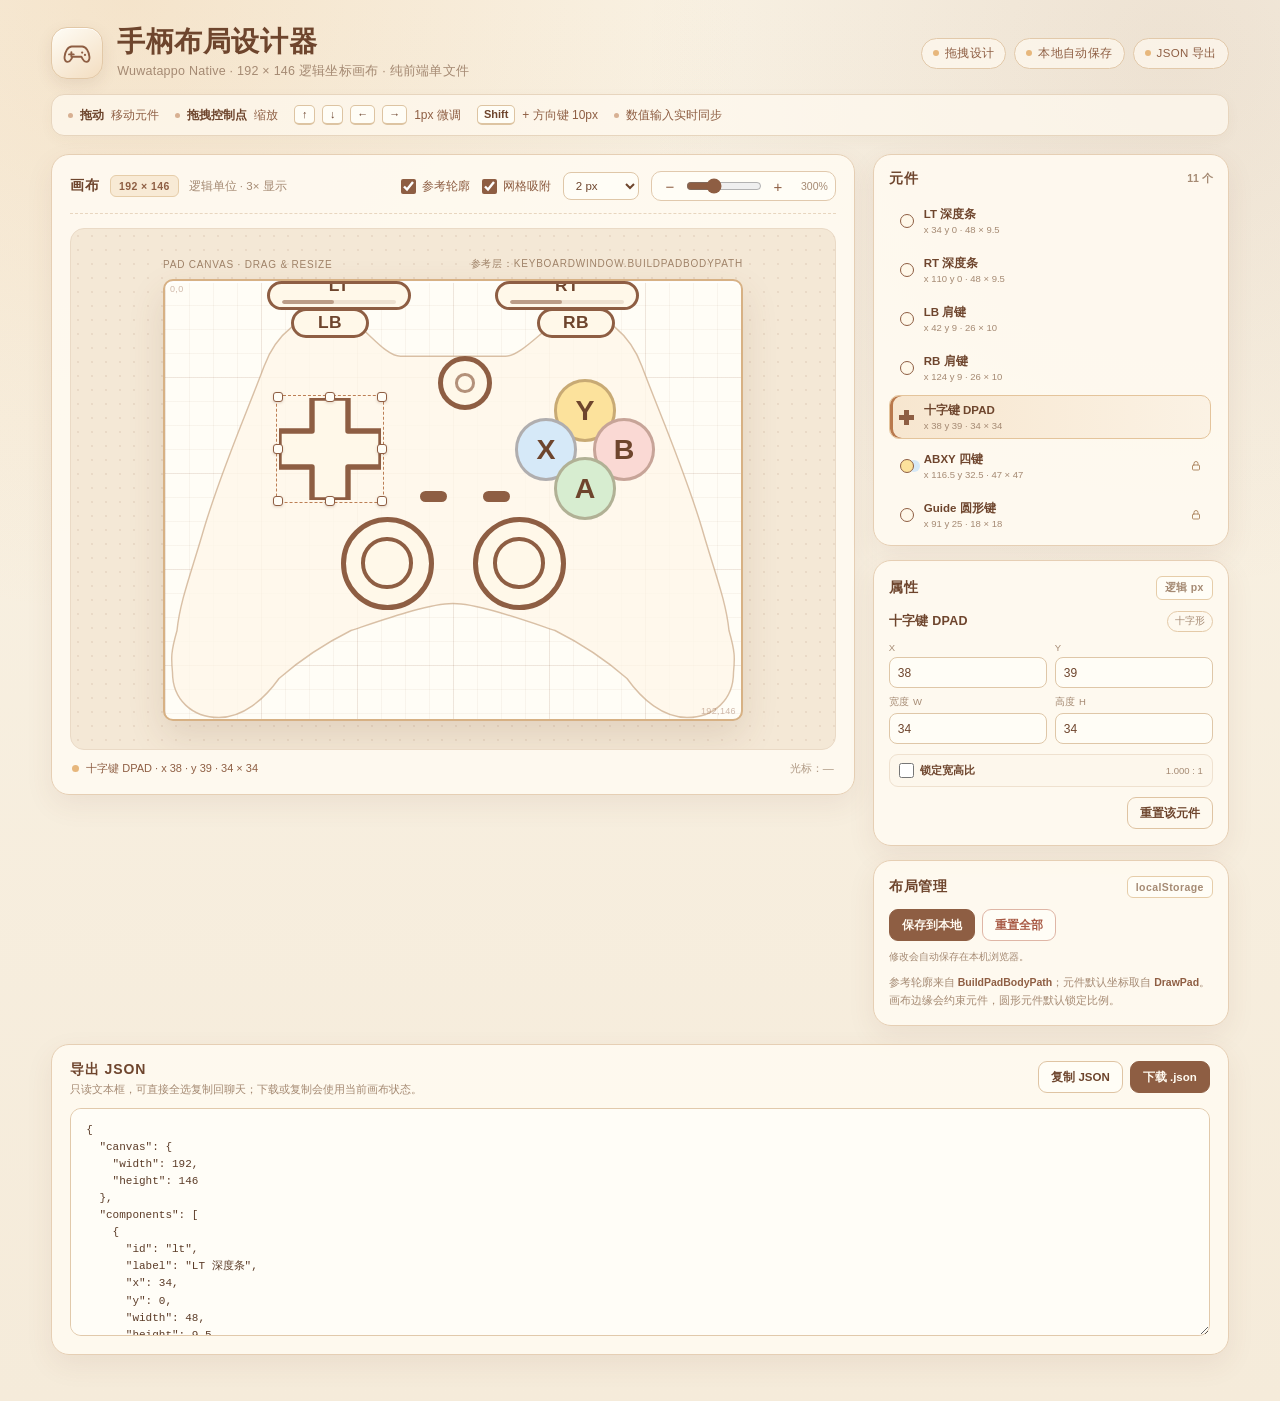
<file: tools/pad-layout-designer.html>
<!DOCTYPE html>
<html lang="zh-CN">
<head>
<meta charset="UTF-8">
<meta name="viewport" content="width=device-width, initial-scale=1.0">
<title>手柄布局设计器 · 192 × 146</title>
<style>
  :root {
    --cream: #fdf9ed;
    --paper: #fffaf0;
    --paper-strong: #fffdf6;
    --ink: #8e5e43;
    --ink-strong: #6e452d;
    --muted: #a58a73;
    --border: #e7b77c;
    --line: #e7d5be;
    --line-soft: #efe1cf;
    --accent: #b9794d;
    --accent-soft: #f3e3cf;
    --danger: #a85a45;
    --shadow: 0 10px 28px rgba(110, 69, 45, 0.08);
    --radius: 18px;
  }

  * { box-sizing: border-box; }

  html { color-scheme: light; }

  body {
    margin: 0;
    min-height: 100vh;
    color: var(--ink-strong);
    font-family: "Microsoft YaHei UI", "PingFang SC", "Segoe UI", "Noto Sans SC", sans-serif;
    background:
      radial-gradient(circle at 10% 0%, rgba(231, 183, 124, 0.24), transparent 34%),
      radial-gradient(circle at 92% 4%, rgba(142, 94, 67, 0.11), transparent 30%),
      linear-gradient(180deg, #f9f2e4 0%, #f5ebda 100%);
    -webkit-font-smoothing: antialiased;
  }

  button, input, select, textarea { font: inherit; }
  button { color: inherit; }

  .topbar {
    max-width: 1460px;
    margin: 0 auto;
    padding: 26px clamp(18px, 4vw, 52px) 14px;
    display: flex;
    align-items: center;
    justify-content: space-between;
    gap: 18px;
    flex-wrap: wrap;
  }

  .brand { display: flex; align-items: center; gap: 14px; min-width: 0; }

  .brand-mark {
    width: 52px;
    height: 52px;
    flex: 0 0 auto;
    display: grid;
    place-items: center;
    border-radius: 16px;
    border: 1px solid #e2c8a7;
    background: linear-gradient(145deg, var(--paper-strong), #f3ddc0);
    box-shadow: 0 6px 16px rgba(110, 69, 45, 0.10), inset 0 1px 0 rgba(255, 255, 255, 0.85);
  }
  .brand-mark svg { width: 30px; height: 30px; display: block; }

  .brand h1 {
    margin: 0;
    font-size: clamp(21px, 2.4vw, 28px);
    line-height: 1.15;
    letter-spacing: 0.02em;
    font-weight: 800;
  }
  .brand p {
    margin: 5px 0 0;
    color: var(--muted);
    font-size: 12.5px;
    letter-spacing: 0.02em;
  }

  .header-meta { display: flex; gap: 8px; flex-wrap: wrap; }
  .header-meta span {
    display: inline-flex;
    align-items: center;
    gap: 6px;
    padding: 7px 11px;
    border: 1px solid #e2c9aa;
    border-radius: 999px;
    background: rgba(255, 250, 240, 0.7);
    color: var(--ink);
    font-size: 11.5px;
    letter-spacing: 0.03em;
  }
  .header-meta span::before {
    content: "";
    width: 6px;
    height: 6px;
    border-radius: 50%;
    background: var(--border);
  }

  main {
    max-width: 1460px;
    margin: 0 auto;
    padding: 0 clamp(18px, 4vw, 52px) 46px;
    display: flex;
    flex-direction: column;
    gap: 18px;
  }

  .instructions {
    display: flex;
    align-items: center;
    flex-wrap: wrap;
    gap: 8px 16px;
    padding: 10px 16px;
    border: 1px solid var(--line);
    border-radius: 13px;
    background: rgba(255, 250, 240, 0.72);
    box-shadow: 0 4px 14px rgba(110, 69, 45, 0.04);
    color: var(--ink);
    font-size: 12px;
  }
  .instructions .tip { display: inline-flex; align-items: center; gap: 7px; white-space: nowrap; }
  .instructions strong { color: var(--ink-strong); font-weight: 700; }
  .instructions .tip-dot {
    width: 5px; height: 5px; border-radius: 50%;
    background: var(--accent); opacity: .55; flex: 0 0 auto;
  }

  kbd {
    display: inline-flex;
    align-items: center;
    justify-content: center;
    min-width: 21px;
    height: 20px;
    padding: 0 6px;
    border: 1px solid #ddc4a2;
    border-bottom-width: 2px;
    border-radius: 5px;
    background: var(--paper-strong);
    color: var(--ink-strong);
    font-family: inherit;
    font-size: 11px;
    font-weight: 700;
    line-height: 1;
  }

  .workspace {
    display: grid;
    grid-template-columns: minmax(0, 1fr) 356px;
    gap: 18px;
    align-items: start;
  }

  .panel {
    border: 1px solid #e6cfb4;
    border-radius: var(--radius);
    background: rgba(255, 250, 240, 0.93);
    box-shadow: var(--shadow);
  }

  .canvas-panel { padding: 16px 18px 18px; min-width: 0; }

  .canvas-head {
    display: flex;
    align-items: center;
    justify-content: space-between;
    gap: 12px;
    flex-wrap: wrap;
    padding-bottom: 12px;
    border-bottom: 1px dashed #e8d6bf;
  }

  .canvas-title { display: flex; align-items: baseline; gap: 10px; flex-wrap: wrap; }
  .canvas-title h2, .sidebar h2, .json-head h2 {
    margin: 0;
    font-size: 14px;
    letter-spacing: 0.06em;
    font-weight: 800;
  }
  .canvas-title .sub { color: var(--muted); font-size: 11.5px; }

  .badge {
    display: inline-flex;
    align-items: center;
    gap: 5px;
    padding: 4px 8px;
    border-radius: 6px;
    border: 1px solid #e6cda9;
    background: #f8ead5;
    color: var(--ink);
    font-size: 10.5px;
    font-weight: 700;
    letter-spacing: 0.04em;
    white-space: nowrap;
  }
  .badge.plain { background: var(--paper-strong); color: var(--muted); font-weight: 600; }

  .canvas-tools {
    display: flex;
    align-items: center;
    justify-content: flex-end;
    flex-wrap: wrap;
    gap: 9px 12px;
    color: var(--ink);
    font-size: 11.5px;
  }

  .check {
    display: inline-flex;
    align-items: center;
    gap: 6px;
    cursor: pointer;
    user-select: none;
    white-space: nowrap;
  }
  input[type="checkbox"] {
    width: 15px;
    height: 15px;
    margin: 0;
    accent-color: var(--ink);
    cursor: pointer;
  }

  select, input[type="number"], input[type="text"] {
    border: 1px solid #dfc7a8;
    border-radius: 8px;
    background: var(--paper-strong);
    color: var(--ink-strong);
    outline: none;
  }
  select {
    height: 28px;
    padding: 0 24px 0 8px;
    font-size: 11.5px;
    cursor: pointer;
  }
  select:disabled { opacity: .45; cursor: not-allowed; }
  select:focus, input[type="number"]:focus, input[type="text"]:focus {
    border-color: var(--accent);
    box-shadow: 0 0 0 3px rgba(185, 121, 77, 0.12);
  }

  .zoom-control {
    display: inline-flex;
    align-items: center;
    gap: 5px;
    padding: 3px 7px;
    border: 1px solid #e1c9ad;
    border-radius: 10px;
    background: var(--paper-strong);
  }
  .zoom-control button {
    width: 22px;
    height: 22px;
    padding: 0;
    display: grid;
    place-items: center;
    border: 0;
    border-radius: 6px;
    background: transparent;
    color: var(--ink);
    font-size: 15px;
    line-height: 1;
    cursor: pointer;
  }
  .zoom-control button:hover { background: var(--accent-soft); }
  #zoomRange {
    width: 76px;
    margin: 0;
    accent-color: var(--ink);
    cursor: pointer;
  }
  #zoomLabel {
    min-width: 34px;
    text-align: right;
    color: var(--muted);
    font-size: 10.5px;
    font-variant-numeric: tabular-nums;
  }

  .stage-viewport {
    margin-top: 14px;
    padding: 28px;
    border: 1px solid #eadac6;
    border-radius: 14px;
    background-color: #f4e8d6;
    background-image: radial-gradient(rgba(142, 94, 67, 0.10) 1px, transparent 1px);
    background-size: 14px 14px;
    overflow: auto;
    scrollbar-color: #d8bd9d transparent;
    scrollbar-width: thin;
  }

  .stage-wrap {
    width: max-content;
    margin: 0 auto;
    position: relative;
  }

  .stage-caption {
    display: flex;
    align-items: center;
    justify-content: space-between;
    gap: 12px;
    width: 100%;
    margin-bottom: 8px;
    color: #a08369;
    font-size: 10px;
    letter-spacing: 0.08em;
    text-transform: uppercase;
  }

  .stage {
    --zoom: 3;
    position: relative;
    box-sizing: content-box;
    width: calc(192px * var(--zoom));
    height: calc(146px * var(--zoom));
    border: 2px solid #d7b184;
    border-radius: 10px;
    background-color: var(--paper-strong);
    background-image:
      linear-gradient(to right, rgba(142, 94, 67, 0.055) 1px, transparent 1px),
      linear-gradient(to bottom, rgba(142, 94, 67, 0.055) 1px, transparent 1px),
      linear-gradient(to right, rgba(142, 94, 67, 0.095) 1px, transparent 1px),
      linear-gradient(to bottom, rgba(142, 94, 67, 0.095) 1px, transparent 1px);
    background-size:
      calc(8px * var(--zoom)) calc(8px * var(--zoom)),
      calc(8px * var(--zoom)) calc(8px * var(--zoom)),
      calc(32px * var(--zoom)) calc(32px * var(--zoom)),
      calc(32px * var(--zoom)) calc(32px * var(--zoom));
    box-shadow:
      0 15px 36px rgba(110, 69, 45, 0.14),
      0 2px 0 rgba(255, 255, 255, 0.9) inset;
    touch-action: none;
    user-select: none;
    -webkit-user-select: none;
  }

  .body-layer {
    position: absolute;
    inset: 0;
    width: 100%;
    height: 100%;
    overflow: hidden;
    pointer-events: none;
    border-radius: 8px;
  }
  .body-layer path {
    fill: rgba(255, 248, 233, 0.78);
    stroke: rgba(190, 151, 112, 0.58);
    stroke-width: 1.45;
    vector-effect: non-scaling-stroke;
  }
  .body-layer.hidden { display: none; }

  .axis-label {
    position: absolute;
    z-index: 2;
    pointer-events: none;
    color: rgba(142, 94, 67, 0.42);
    font-size: 9px;
    letter-spacing: 0.04em;
    font-variant-numeric: tabular-nums;
  }
  .axis-label.origin { left: 5px; top: 3px; }
  .axis-label.end { right: 5px; bottom: 3px; }

  .component {
    position: absolute;
    cursor: grab;
    touch-action: none;
    outline: none;
  }
  .component:active { cursor: grabbing; }
  .component:hover { z-index: 8; }
  .component.selected { z-index: 40; }
  .component:focus-visible .selection-outline {
    box-shadow: 0 0 0 3px rgba(185, 121, 77, 0.18);
  }

  .visual {
    position: absolute;
    inset: 0;
    pointer-events: none;
  }
  .visual * { pointer-events: none; }

  .selection-outline {
    display: none;
    position: absolute;
    inset: -3px;
    z-index: 4;
    border: 1.5px dashed rgba(185, 121, 77, 0.95);
    border-radius: 7px;
    pointer-events: none;
  }
  .component.selected .selection-outline { display: block; }

  .handle {
    display: none;
    position: absolute;
    z-index: 6;
    width: 10px;
    height: 10px;
    margin: 0;
    border: 1.5px solid var(--ink);
    border-radius: 3px;
    background: var(--paper-strong);
    box-shadow: 0 1px 3px rgba(110, 69, 45, 0.22);
    touch-action: none;
  }
  .component.selected .handle { display: block; }
  .handle-nw { left: -6px; top: -6px; cursor: nwse-resize; }
  .handle-n  { left: 50%; top: -6px; margin-left: -5px; cursor: ns-resize; }
  .handle-ne { right: -6px; top: -6px; cursor: nesw-resize; }
  .handle-e  { right: -6px; top: 50%; margin-top: -5px; cursor: ew-resize; }
  .handle-se { right: -6px; bottom: -6px; cursor: nwse-resize; }
  .handle-s  { left: 50%; bottom: -6px; margin-left: -5px; cursor: ns-resize; }
  .handle-sw { left: -6px; bottom: -6px; cursor: nesw-resize; }
  .handle-w  { left: -6px; top: 50%; margin-top: -5px; cursor: ew-resize; }

  .component.compact.selected .handle-n,
  .component.compact.selected .handle-e,
  .component.compact.selected .handle-s,
  .component.compact.selected .handle-w { display: none; }
  .component.compact.selected .handle-nw,
  .component.compact.selected .handle-ne,
  .component.compact.selected .handle-se,
  .component.compact.selected .handle-sw {
    width: 9px;
    height: 9px;
  }
  .component.compact.selected .handle-nw { left: -5px; top: -5px; }
  .component.compact.selected .handle-ne { right: -5px; top: -5px; }
  .component.compact.selected .handle-se { right: -5px; bottom: -5px; }
  .component.compact.selected .handle-sw { left: -5px; bottom: -5px; }

  /* ---- pad visual pieces ---- */

  .pad-label {
    position: absolute;
    inset: 0;
    display: flex;
    align-items: center;
    justify-content: center;
    color: var(--ink-strong);
    font-size: calc(var(--zoom) * 5.8px);
    font-weight: 800;
    letter-spacing: 0.02em;
    line-height: 1;
  }

  .trigger {
    border: calc(var(--zoom) * 1.1px) solid var(--ink);
    border-radius: 999px;
    background: #fff8e9;
    overflow: hidden;
  }
  .trigger .pad-label { padding-bottom: 14%; }
  .trigger-track {
    position: absolute;
    left: 8.4%;
    right: 8.4%;
    bottom: 12%;
    height: 17%;
    border-radius: 999px;
    background: rgba(142, 94, 67, 0.15);
    overflow: hidden;
  }
  .trigger-fill {
    display: block;
    width: 46%;
    height: 100%;
    border-radius: inherit;
    background: rgba(142, 94, 67, 0.52);
  }

  .bumper {
    border: calc(var(--zoom) * 1.2px) solid var(--ink);
    border-radius: 999px;
    background: #fff8e9;
  }

  .dash {
    border-radius: 999px;
    background: var(--ink);
  }

  .cross polygon {
    fill: #fff8e9;
    stroke: var(--ink);
    stroke-width: calc(var(--zoom) * 1.8px);
    stroke-linejoin: round;
    vector-effect: non-scaling-stroke;
  }

  .guide {
    border: calc(var(--zoom) * 1.8px) solid var(--ink);
    border-radius: 50%;
    background: #fff8e9;
  }
  .guide-ring {
    position: absolute;
    inset: 27.78%;
    border: calc(var(--zoom) * 1.2px) solid rgba(142, 94, 67, 0.67);
    border-radius: 50%;
  }

  .stick {
    border: calc(var(--zoom) * 1.8px) solid var(--ink);
    border-radius: 50%;
    background: #fff8e9;
  }
  .stick-cap {
    position: absolute;
    left: 19%;
    top: 19%;
    width: 62%;
    height: 62%;
    border: calc(var(--zoom) * 1.5px) solid var(--ink);
    border-radius: 50%;
    background: #fff8e9;
  }

  .face-group .face {
    position: absolute;
    width: 44.68%;
    height: 44.68%;
    display: flex;
    align-items: center;
    justify-content: center;
    border: calc(var(--zoom) * 1.3px) solid rgba(110, 69, 45, 0.36);
    border-radius: 50%;
    color: var(--ink-strong);
    font-size: calc(var(--zoom) * 9.5px);
    font-weight: 800;
    line-height: 1;
  }
  .face-y { left: 27.66%; top: 0; background: #fce29c; }
  .face-x { left: 0; top: 27.66%; background: #d6e9f8; }
  .face-b { left: 55.32%; top: 27.66%; background: #fad9d4; }
  .face-a { left: 27.66%; top: 55.32%; background: #d7edd0; }

  .stage-status {
    display: flex;
    align-items: center;
    justify-content: space-between;
    gap: 12px;
    flex-wrap: wrap;
    margin-top: 11px;
    padding: 0 2px;
    color: var(--muted);
    font-size: 11px;
    font-variant-numeric: tabular-nums;
  }
  .stage-status .selected-info {
    display: inline-flex;
    align-items: center;
    gap: 7px;
    color: var(--ink);
  }
  .status-dot {
    width: 7px;
    height: 7px;
    border-radius: 50%;
    background: var(--border);
    flex: 0 0 auto;
  }
  .stage-status .cursor-info { color: #b09a85; }

  /* ---- sidebar ---- */

  .sidebar {
    display: flex;
    flex-direction: column;
    gap: 14px;
    min-width: 0;
  }

  .side-panel { padding: 15px 15px 16px; }
  .side-head {
    display: flex;
    align-items: center;
    justify-content: space-between;
    gap: 10px;
    margin-bottom: 11px;
  }
  .side-head .count {
    color: var(--muted);
    font-size: 10.5px;
    font-weight: 600;
  }

  .component-list {
    display: flex;
    flex-direction: column;
    gap: 5px;
    max-height: 330px;
    overflow: auto;
    padding-right: 2px;
    scrollbar-color: #d8bd9d transparent;
    scrollbar-width: thin;
  }

  .comp-item {
    display: grid;
    grid-template-columns: 18px minmax(0, 1fr) auto;
    grid-template-rows: auto auto;
    column-gap: 8px;
    row-gap: 2px;
    align-items: center;
    width: 100%;
    padding: 7px 8px;
    border: 1px solid transparent;
    border-radius: 10px;
    background: transparent;
    text-align: left;
    cursor: pointer;
    transition: background 120ms ease, border-color 120ms ease;
  }
  .comp-item:hover { background: #fbf0df; }
  .comp-item.selected {
    border-color: #e4c49b;
    background: linear-gradient(90deg, #f7e6cf, #fbf2e4);
    box-shadow: inset 3px 0 0 var(--accent);
  }
  .shape-chip {
    grid-row: 1 / span 2;
    width: 14px;
    height: 14px;
    justify-self: center;
    border: 1.5px solid var(--ink);
    border-radius: 4px;
    background: #fff8e9;
  }
  .shape-chip.shape-circle { border-radius: 50%; }
  .shape-chip.shape-cross {
    width: 15px;
    height: 15px;
    border: 0;
    background:
      linear-gradient(var(--ink), var(--ink)) center / 5px 15px no-repeat,
      linear-gradient(var(--ink), var(--ink)) center / 15px 5px no-repeat;
  }
  .shape-chip.shape-dash { width: 16px; height: 6px; border: 0; background: var(--ink); }
  .shape-chip.shape-group { border-radius: 50%; background: #fce29c; box-shadow: 7px 0 0 -1px #d6e9f8; }
  .shape-chip.shape-rect { border-radius: 999px; }

  .ci-label {
    min-width: 0;
    overflow: hidden;
    text-overflow: ellipsis;
    white-space: nowrap;
    color: var(--ink-strong);
    font-size: 11.5px;
    font-weight: 700;
  }
  .ci-meta {
    grid-column: 2;
    color: var(--muted);
    font-size: 9.5px;
    font-variant-numeric: tabular-nums;
    white-space: nowrap;
    overflow: hidden;
    text-overflow: ellipsis;
  }
  .ci-lock {
    grid-row: 1 / span 2;
    grid-column: 3;
    display: inline-flex;
    color: #b28d68;
  }
  .ci-lock[hidden] { display: none; }
  .ci-lock svg { width: 12px; height: 12px; display: block; }

  .inspector { min-height: 176px; }
  .inspector-empty {
    display: flex;
    flex-direction: column;
    align-items: center;
    justify-content: center;
    gap: 7px;
    min-height: 140px;
    color: var(--muted);
    font-size: 11.5px;
    text-align: center;
  }
  .inspector-empty .empty-icon {
    width: 36px;
    height: 36px;
    display: grid;
    place-items: center;
    border: 1px dashed #d9c0a0;
    border-radius: 12px;
    color: #b89a7e;
  }
  [hidden] { display: none !important; }

  .inspector-head {
    display: flex;
    align-items: center;
    justify-content: space-between;
    gap: 8px;
    margin-bottom: 10px;
  }
  .inspector-name {
    font-size: 12.5px;
    font-weight: 800;
    letter-spacing: 0.02em;
  }
  .shape-badge {
    padding: 3px 7px;
    border: 1px solid #e4caa8;
    border-radius: 999px;
    color: var(--muted);
    font-size: 9.5px;
    white-space: nowrap;
  }

  .field-grid {
    display: grid;
    grid-template-columns: 1fr 1fr;
    gap: 8px;
  }
  .field {
    display: flex;
    flex-direction: column;
    gap: 4px;
    min-width: 0;
  }
  .field span {
    color: var(--muted);
    font-size: 9.5px;
    letter-spacing: 0.05em;
    text-transform: uppercase;
  }
  .field input {
    width: 100%;
    height: 31px;
    padding: 0 8px;
    font-size: 12px;
    font-variant-numeric: tabular-nums;
  }

  .lock-row {
    display: flex;
    align-items: center;
    justify-content: space-between;
    gap: 10px;
    margin-top: 10px;
    padding: 8px 9px;
    border: 1px solid var(--line-soft);
    border-radius: 9px;
    background: #fdf7ec;
  }
  .lock-row .check { font-size: 11px; font-weight: 600; }
  .ratio-hint {
    color: var(--muted);
    font-size: 9.5px;
    font-variant-numeric: tabular-nums;
  }

  .button-row { display: flex; gap: 7px; flex-wrap: wrap; }

  .btn {
    display: inline-flex;
    align-items: center;
    justify-content: center;
    gap: 6px;
    min-height: 32px;
    padding: 0 12px;
    border: 1px solid #dfc4a3;
    border-radius: 9px;
    background: var(--paper-strong);
    color: var(--ink-strong);
    font-size: 11.5px;
    font-weight: 700;
    cursor: pointer;
    transition: background 120ms ease, border-color 120ms ease, transform 80ms ease;
  }
  .btn:hover { background: #f9edda; border-color: #d4ad80; }
  .btn:active { transform: translateY(1px); }
  .btn.primary {
    border-color: var(--ink);
    background: var(--ink);
    color: #fffaf0;
  }
  .btn.primary:hover { background: var(--ink-strong); border-color: var(--ink-strong); }
  .btn.danger { border-color: #dfb6a6; color: var(--danger); }
  .btn.danger:hover { background: #fbebe4; }
  .btn.ghost { background: transparent; }
  .btn:disabled { opacity: .45; cursor: not-allowed; }

  .reset-row { margin-top: 10px; display: flex; justify-content: flex-end; }

  .storage-status {
    margin: 9px 0 0;
    color: var(--muted);
    font-size: 9.5px;
    line-height: 1.5;
  }

  .note {
    margin: 0;
    color: var(--muted);
    font-size: 10.5px;
    line-height: 1.65;
  }
  .note strong { color: var(--ink); }

  .json-panel { padding: 16px 18px 18px; }
  .json-head {
    display: flex;
    align-items: flex-start;
    justify-content: space-between;
    gap: 16px;
    flex-wrap: wrap;
    margin-bottom: 11px;
  }
  .json-head .lead { margin: 4px 0 0; color: var(--muted); font-size: 10.5px; }
  .json-actions { display: flex; gap: 7px; flex-wrap: wrap; justify-content: flex-end; }

  #jsonOut {
    display: block;
    width: 100%;
    min-height: 228px;
    max-height: 420px;
    resize: vertical;
    padding: 13px 15px;
    border: 1px solid #e1c9ab;
    border-radius: 11px;
    background: #fffdf7;
    color: #5c3c28;
    font-family: "Cascadia Code", "SFMono-Regular", Consolas, "Liberation Mono", monospace;
    font-size: 11px;
    line-height: 1.55;
    tab-size: 2;
    outline: none;
    scrollbar-color: #d8bd9d transparent;
    scrollbar-width: thin;
  }
  #jsonOut:focus { border-color: var(--accent); box-shadow: 0 0 0 3px rgba(185, 121, 77, 0.10); }

  .toast {
    position: fixed;
    left: 50%;
    bottom: 26px;
    z-index: 100;
    transform: translate(-50%, 16px);
    padding: 10px 16px;
    border: 1px solid #ddc09c;
    border-radius: 10px;
    background: #fffaf0;
    color: var(--ink-strong);
    font-size: 11.5px;
    font-weight: 700;
    box-shadow: 0 12px 30px rgba(76, 47, 30, 0.20);
    opacity: 0;
    pointer-events: none;
    transition: opacity 160ms ease, transform 160ms ease;
    max-width: min(88vw, 420px);
    text-align: center;
  }
  .toast.show { opacity: 1; transform: translate(-50%, 0); }
  .toast.error { border-color: #dfb6a6; color: var(--danger); }

  @media (max-width: 1060px) {
    .workspace { grid-template-columns: minmax(0, 1fr); }
    .sidebar {
      display: grid;
      grid-template-columns: 1fr 1fr;
      align-items: start;
    }
    .sidebar .side-panel:first-child { grid-row: span 2; }
  }

  @media (max-width: 700px) {
    .sidebar { grid-template-columns: 1fr; }
    .sidebar .side-panel:first-child { grid-row: auto; }
    .component-list { max-height: 290px; }
    .stage-viewport { padding: 18px; }
    .canvas-tools { justify-content: flex-start; }
  }
</style>
</head>
<body>
  <header class="topbar">
    <div class="brand">
      <div class="brand-mark" aria-hidden="true">
        <svg viewBox="0 0 32 32" fill="none" stroke="#8e5e43" stroke-width="2" stroke-linecap="round" stroke-linejoin="round">
          <path d="M10.5 9h11c4.2 0 7.3 5.6 7.8 11.3.3 3.2-1.4 5.2-3.4 5.2-1.7 0-2.8-1.2-3.8-3l-1.4-2.5H11.3l-1.4 2.5c-1 1.8-2.1 3-3.8 3-2 0-3.7-2-3.4-5.2C3.2 14.6 6.3 9 10.5 9Z"/>
          <path d="M10 15v5M7.5 17.5h5"/>
          <circle cx="21.5" cy="15.5" r="1.2" fill="#8e5e43" stroke="none"/>
          <circle cx="24.5" cy="18" r="1.2" fill="#8e5e43" stroke="none"/>
        </svg>
      </div>
      <div>
        <h1>手柄布局设计器</h1>
        <p>Wuwatappo Native · 192 × 146 逻辑坐标画布 · 纯前端单文件</p>
      </div>
    </div>
    <div class="header-meta">
      <span>拖拽设计</span>
      <span>本地自动保存</span>
      <span>JSON 导出</span>
    </div>
  </header>

  <main>
    <div class="instructions" aria-label="操作说明">
      <span class="tip"><span class="tip-dot"></span><strong>拖动</strong>移动元件</span>
      <span class="tip"><span class="tip-dot"></span><strong>拖拽控制点</strong>缩放</span>
      <span class="tip"><kbd>↑</kbd><kbd>↓</kbd><kbd>←</kbd><kbd>→</kbd>1px 微调</span>
      <span class="tip"><kbd>Shift</kbd> + 方向键 10px</span>
      <span class="tip"><span class="tip-dot"></span>数值输入实时同步</span>
    </div>

    <div class="workspace">
      <section class="panel canvas-panel">
        <div class="canvas-head">
          <div class="canvas-title">
            <h2>画布</h2>
            <span class="badge">192 × 146</span>
            <span class="sub" id="displayScale">逻辑单位 · 3× 显示</span>
          </div>
          <div class="canvas-tools">
            <label class="check"><input type="checkbox" id="bodyToggle" checked> 参考轮廓</label>
            <label class="check"><input type="checkbox" id="snapToggle" checked> 网格吸附</label>
            <select id="gridSelect" aria-label="吸附网格大小" title="吸附网格大小">
              <option value="1">1 px</option>
              <option value="2" selected>2 px</option>
              <option value="4">4 px</option>
              <option value="8">8 px</option>
            </select>
            <div class="zoom-control" aria-label="画布缩放">
              <button type="button" id="zoomOut" title="缩小画布" aria-label="缩小画布">−</button>
              <input type="range" id="zoomRange" min="2" max="5" step="0.5" value="3" aria-label="画布缩放比例">
              <button type="button" id="zoomIn" title="放大画布" aria-label="放大画布">+</button>
              <span id="zoomLabel">300%</span>
            </div>
          </div>
        </div>

        <div class="stage-viewport" id="stageViewport">
          <div class="stage-wrap" id="stageWrap">
            <div class="stage-caption">
              <span>Pad canvas · drag &amp; resize</span>
              <span>参考层：KeyboardWindow.BuildPadBodyPath</span>
            </div>
            <div class="stage" id="stage">
              <!-- BuildPadBodyPath 原轮廓；DrawPad 中整体 +8，这里取 +4.5 让 146 高画布完整容纳参考轮廓。 -->
              <svg class="body-layer" id="bodyLayer" viewBox="0 0 192 146" preserveAspectRatio="none" aria-hidden="true">
                <path d="M78.5 20.6 C88 20.6 104 20.6 113.5 20.6 C120 20.6 130 6 137.7 6 C146 6 155 13 159 24 C165 40 173 58 179 78 C183 92 187 102 188 112 C190 119 190 121 189.5 126 C189.5 135 183 141 174 141 C166 141 159 135 154 128 C146 121 138 116 130 112 C118 108 104 103 96 103 C88 103 74 108 62 112 C54 116 46 121 38 128 C33 135 26 141 18 141 C9 141 2.5 135 2.5 126 C2 121 2 119 4 112 C5 102 9 92 13 78 C19 58 27 40 33 24 C37 13 46 6 55.7 6 C64 6 72 20.6 78.5 20.6 Z" transform="translate(0 4.5)"/>
              </svg>
              <span class="axis-label origin">0,0</span>
              <span class="axis-label end">192,146</span>
            </div>
          </div>
        </div>

        <div class="stage-status">
          <span class="selected-info"><span class="status-dot"></span><span id="selectedStatus">未选中元件</span></span>
          <span class="cursor-info" id="cursorReadout">光标：—</span>
        </div>
      </section>

      <aside class="sidebar">
        <section class="panel side-panel">
          <div class="side-head">
            <h2>元件</h2>
            <span class="count" id="componentCount">11 个</span>
          </div>
          <div class="component-list" id="componentList" role="listbox" aria-label="手柄元件列表"></div>
        </section>

        <section class="panel side-panel inspector" id="inspector">
          <div class="side-head">
            <h2>属性</h2>
            <span class="badge plain">逻辑 px</span>
          </div>

          <div class="inspector-empty" id="inspectorEmpty">
            <span class="empty-icon" aria-hidden="true">
              <svg width="18" height="18" viewBox="0 0 24 24" fill="none" stroke="currentColor" stroke-width="1.7" stroke-linecap="round" stroke-linejoin="round">
                <path d="M4 4h6v6H4zM14 14h6v6h-6z"/>
                <path d="M14 4h6M17 4v6M4 14v6h6"/>
              </svg>
            </span>
            在画布或列表中选择一个元件
          </div>

          <div id="inspectorBody" hidden>
            <div class="inspector-head">
              <span class="inspector-name" id="selName">—</span>
              <span class="shape-badge" id="selShape">—</span>
            </div>

            <div class="field-grid">
              <label class="field"><span>X</span><input type="number" id="inpX" step="0.5" inputmode="decimal"></label>
              <label class="field"><span>Y</span><input type="number" id="inpY" step="0.5" inputmode="decimal"></label>
              <label class="field"><span>宽度 W</span><input type="number" id="inpW" step="0.5" min="1" inputmode="decimal"></label>
              <label class="field"><span>高度 H</span><input type="number" id="inpH" step="0.5" min="1" inputmode="decimal"></label>
            </div>

            <div class="lock-row">
              <label class="check"><input type="checkbox" id="lockRatio"> 锁定宽高比</label>
              <span class="ratio-hint" id="ratioHint">—</span>
            </div>

            <div class="reset-row">
              <button type="button" class="btn ghost" id="resetOne">重置该元件</button>
            </div>
          </div>
        </section>

        <section class="panel side-panel">
          <div class="side-head">
            <h2>布局管理</h2>
            <span class="badge plain">localStorage</span>
          </div>
          <div class="button-row">
            <button type="button" class="btn primary" id="saveBtn">保存到本地</button>
            <button type="button" class="btn danger" id="resetAll">重置全部</button>
          </div>
          <p class="storage-status" id="storageStatus">修改会自动保存在本机浏览器。</p>
          <p class="note" style="margin-top:10px;">参考轮廓来自 <strong>BuildPadBodyPath</strong>；元件默认坐标取自 <strong>DrawPad</strong>。画布边缘会约束元件，圆形元件默认锁定比例。</p>
        </section>
      </aside>
    </div>

    <section class="panel json-panel">
      <div class="json-head">
        <div>
          <h2>导出 JSON</h2>
          <p class="lead">只读文本框，可直接全选复制回聊天；下载或复制会使用当前画布状态。</p>
        </div>
        <div class="json-actions">
          <button type="button" class="btn" id="copyBtn">复制 JSON</button>
          <button type="button" class="btn primary" id="downloadBtn">下载 .json</button>
        </div>
      </div>
      <textarea id="jsonOut" readonly spellcheck="false" aria-label="只读布局 JSON"></textarea>
    </section>
  </main>

  <div class="toast" id="toast" role="status" aria-live="polite"></div>

<script>
(function () {
  "use strict";

  // ---------------------------------------------------------------------------
  // 数据：192×146 逻辑坐标系。坐标来自 KeyboardWindow.DrawPad（board 局部坐标，
  // bodyOffsetY = 8）。ABXY 使用四个 Face 按钮的并集包围盒。
  // ---------------------------------------------------------------------------
  var CANVAS = { width: 192, height: 146 };
  var STORAGE_KEY = "wuwatappo.pad-layout-designer.v1";
  var HANDLE_DIRS = ["nw", "n", "ne", "e", "se", "s", "sw", "w"];

  var DEFAULT_COMPONENTS = [
    { id: "lt",    label: "LT 深度条",   short: "LT", x: 34,    y: 0,    width: 48,   height: 9.5,  shape: "rect",   kind: "trigger", minW: 8,  minH: 4,  lockRatio: false },
    { id: "rt",    label: "RT 深度条",   short: "RT", x: 110,   y: 0,    width: 48,   height: 9.5,  shape: "rect",   kind: "trigger", minW: 8,  minH: 4,  lockRatio: false },
    { id: "lb",    label: "LB 肩键",     short: "LB", x: 42,    y: 9,    width: 26,   height: 10,   shape: "rect",   kind: "bumper",  minW: 8,  minH: 4,  lockRatio: false },
    { id: "rb",    label: "RB 肩键",     short: "RB", x: 124,   y: 9,    width: 26,   height: 10,   shape: "rect",   kind: "bumper",  minW: 8,  minH: 4,  lockRatio: false },
    { id: "dpad",  label: "十字键 DPAD", short: "+",  x: 38,    y: 39,   width: 34,   height: 34,   shape: "cross",  kind: "cross",   minW: 12, minH: 12, lockRatio: false },
    { id: "abxy",  label: "ABXY 四键",   short: "ABXY", x: 116.5, y: 32.5, width: 47, height: 47, shape: "group",  kind: "group",   minW: 18, minH: 18, lockRatio: true },
    { id: "guide", label: "Guide 圆形键", short: "Guide", x: 91, y: 25,   width: 18,   height: 18,   shape: "circle", kind: "guide",   minW: 8,  minH: 8,  lockRatio: true },
    { id: "view",  label: "View 短横",   short: "View", x: 85,    y: 70,   width: 9,    height: 3.5,  shape: "dash",   kind: "dash",    minW: 3,  minH: 2,  lockRatio: false },
    { id: "menu",  label: "Menu 短横",   short: "Menu", x: 106,   y: 70,   width: 9,    height: 3.5,  shape: "dash",   kind: "dash",    minW: 3,  minH: 2,  lockRatio: false },
    { id: "ls",    label: "左摇杆 LS",   short: "LS", x: 58.5,  y: 78.5, width: 31,   height: 31,   shape: "circle", kind: "stick",   minW: 12, minH: 12, lockRatio: true },
    { id: "rs",    label: "右摇杆 RS",   short: "RS", x: 102.5, y: 78.5, width: 31,   height: 31,   shape: "circle", kind: "stick",   minW: 12, minH: 12, lockRatio: true }
  ];

  var SHAPE_NAMES = {
    rect: "圆角矩形",
    circle: "圆形",
    cross: "十字形",
    group: "按键组",
    dash: "短横"
  };

  var LOCK_SVG = '<svg viewBox="0 0 24 24" fill="none" stroke="currentColor" stroke-width="2" stroke-linecap="round" stroke-linejoin="round" aria-hidden="true"><rect x="5" y="10" width="14" height="10" rx="2"></rect><path d="M8 10V7a4 4 0 0 1 8 0v3"></path></svg>';

  function clone(value) {
    return JSON.parse(JSON.stringify(value));
  }

  function clamp(value, min, max) {
    return Math.min(Math.max(value, min), max);
  }

  function round2(value) {
    return Math.round((value + Number.EPSILON) * 100) / 100;
  }

  function displayNum(value) {
    var rounded = round2(value);
    return Number.isInteger(rounded) ? String(rounded) : String(rounded);
  }

  function snapValue(value) {
    if (!state.snap) return value;
    var step = state.grid;
    return Math.round(value / step) * step;
  }

  function byId(id) {
    for (var i = 0; i < state.components.length; i += 1) {
      if (state.components[i].id === id) return state.components[i];
    }
    return null;
  }

  function defaultById(id) {
    for (var i = 0; i < DEFAULT_COMPONENTS.length; i += 1) {
      if (DEFAULT_COMPONENTS[i].id === id) return DEFAULT_COMPONENTS[i];
    }
    return null;
  }

  function normalizeComponent(comp) {
    var maxWidth = CANVAS.width;
    var maxHeight = CANVAS.height;
    comp.width = clamp(round2(comp.width), comp.minW, maxWidth);
    comp.height = clamp(round2(comp.height), comp.minH, maxHeight);
    comp.x = clamp(round2(comp.x), 0, round2(CANVAS.width - comp.width));
    comp.y = clamp(round2(comp.y), 0, round2(CANVAS.height - comp.height));
  }

  // ---------------------------------------------------------------------------
  // 状态与 DOM
  // ---------------------------------------------------------------------------
  var state = {
    components: clone(DEFAULT_COMPONENTS),
    selectedId: "dpad",
    showBody: true,
    snap: true,
    grid: 2,
    zoom: 3
  };

  var elMap = new Map();
  var itemMap = new Map();
  var interaction = null;
  var saveTimer = 0;
  var dirty = false;
  var toastTimer = 0;
  var restoredFromStorage = false;

  var stage = document.getElementById("stage");
  var displayScale = document.getElementById("displayScale");
  var bodyLayer = document.getElementById("bodyLayer");
  var stageViewport = document.getElementById("stageViewport");
  var componentList = document.getElementById("componentList");
  var componentCount = document.getElementById("componentCount");
  var selectedStatus = document.getElementById("selectedStatus");
  var cursorReadout = document.getElementById("cursorReadout");
  var inspectorEmpty = document.getElementById("inspectorEmpty");
  var inspectorBody = document.getElementById("inspectorBody");
  var selName = document.getElementById("selName");
  var selShape = document.getElementById("selShape");
  var inpX = document.getElementById("inpX");
  var inpY = document.getElementById("inpY");
  var inpW = document.getElementById("inpW");
  var inpH = document.getElementById("inpH");
  var lockRatio = document.getElementById("lockRatio");
  var ratioHint = document.getElementById("ratioHint");
  var resetOne = document.getElementById("resetOne");
  var bodyToggle = document.getElementById("bodyToggle");
  var snapToggle = document.getElementById("snapToggle");
  var gridSelect = document.getElementById("gridSelect");
  var zoomRange = document.getElementById("zoomRange");
  var zoomLabel = document.getElementById("zoomLabel");
  var jsonOut = document.getElementById("jsonOut");
  var storageStatus = document.getElementById("storageStatus");
  var toastEl = document.getElementById("toast");

  // ---------------------------------------------------------------------------
  // 构建画布元件
  // ---------------------------------------------------------------------------
  function visualMarkup(comp) {
    if (comp.kind === "trigger") {
      return '<div class="visual trigger">' +
        '<span class="pad-label">' + comp.short + '</span>' +
        '<span class="trigger-track"><span class="trigger-fill"></span></span>' +
        '</div>';
    }
    if (comp.kind === "bumper") {
      return '<div class="visual bumper"><span class="pad-label">' + comp.short + '</span></div>';
    }
    if (comp.kind === "dash") {
      return '<div class="visual dash"></div>';
    }
    if (comp.kind === "cross") {
      return '<svg class="visual cross" viewBox="0 0 34 34" preserveAspectRatio="none" aria-hidden="true">' +
        '<polygon points="11,0 23,0 23,11 34,11 34,23 23,23 23,34 11,34 11,23 0,23 0,11 11,11"></polygon>' +
        '</svg>';
    }
    if (comp.kind === "group") {
      return '<div class="visual face-group">' +
        '<span class="face face-y">Y</span>' +
        '<span class="face face-x">X</span>' +
        '<span class="face face-b">B</span>' +
        '<span class="face face-a">A</span>' +
        '</div>';
    }
    if (comp.kind === "guide") {
      return '<div class="visual guide"><span class="guide-ring"></span></div>';
    }
    if (comp.kind === "stick") {
      return '<div class="visual stick"><span class="stick-cap"></span></div>';
    }
    return '<div class="visual bumper"></div>';
  }

  function handlesMarkup() {
    var html = "";
    for (var i = 0; i < HANDLE_DIRS.length; i += 1) {
      var dir = HANDLE_DIRS[i];
      html += '<span class="handle handle-' + dir + '" data-dir="' + dir + '"></span>';
    }
    return html;
  }

  function buildStage() {
    for (var i = 0; i < state.components.length; i += 1) {
      var comp = state.components[i];
      var el = document.createElement("div");
      el.className = "component kind-" + comp.kind + " shape-" + comp.shape;
      el.dataset.id = comp.id;
      el.tabIndex = 0;
      el.setAttribute("role", "button");
      el.setAttribute("aria-label", comp.label + "，可拖动，拖拽控制点可缩放");
      el.title = comp.label + " · 拖动移动 · 拖拽控制点缩放";
      el.innerHTML = visualMarkup(comp) +
        '<span class="selection-outline"></span>' +
        handlesMarkup();
      el.addEventListener("pointerdown", onComponentPointerDown);
      stage.appendChild(el);
      elMap.set(comp.id, el);
    }

    for (var j = 0; j < DEFAULT_COMPONENTS.length; j += 1) {
      var def = DEFAULT_COMPONENTS[j];
      var item = document.createElement("button");
      item.type = "button";
      item.className = "comp-item";
      item.dataset.id = def.id;
      item.setAttribute("role", "option");
      item.innerHTML =
        '<span class="shape-chip shape-' + def.shape + '"></span>' +
        '<span class="ci-label">' + def.label + '</span>' +
        '<span class="ci-meta"></span>' +
        '<span class="ci-lock" hidden title="宽高比已锁定">' + LOCK_SVG + '</span>';
      item.addEventListener("click", function (event) {
        selectComponent(event.currentTarget.dataset.id, true);
      });
      componentList.appendChild(item);
      itemMap.set(def.id, item);
    }
  }

  // ---------------------------------------------------------------------------
  // 渲染 / 同步
  // ---------------------------------------------------------------------------
  function renderAll(options) {
    var opts = options || {};
    var zoom = state.zoom;
    stage.style.setProperty("--zoom", String(zoom));

    for (var i = 0; i < state.components.length; i += 1) {
      var comp = state.components[i];
      var el = elMap.get(comp.id);
      if (!el) continue;
      el.style.left = (comp.x * zoom) + "px";
      el.style.top = (comp.y * zoom) + "px";
      el.style.width = (comp.width * zoom) + "px";
      el.style.height = (comp.height * zoom) + "px";
      el.classList.toggle("selected", comp.id === state.selectedId);
      el.classList.toggle("compact", (comp.width * zoom < 44) || (comp.height * zoom < 26));

      var item = itemMap.get(comp.id);
      if (item) {
        item.classList.toggle("selected", comp.id === state.selectedId);
        item.setAttribute("aria-selected", comp.id === state.selectedId ? "true" : "false");
        var meta = item.querySelector(".ci-meta");
        if (meta) {
          meta.textContent = "x " + displayNum(comp.x) + "  y " + displayNum(comp.y) +
            "  ·  " + displayNum(comp.width) + " × " + displayNum(comp.height);
        }
        var lock = item.querySelector(".ci-lock");
        if (lock) lock.hidden = !comp.lockRatio;
      }
    }

    bodyLayer.classList.toggle("hidden", !state.showBody);
    bodyToggle.checked = state.showBody;
    snapToggle.checked = state.snap;
    gridSelect.value = String(state.grid);
    gridSelect.disabled = !state.snap;
    zoomRange.value = String(state.zoom);
    zoomLabel.textContent = Math.round(state.zoom * 100) + "%";
    if (displayScale) displayScale.textContent = "逻辑单位 · " + state.zoom + "× 显示";

    renderInspector();
    updateStatus();
    updateJson();

    if (opts.save !== false) scheduleSave();
  }

  function renderInspector() {
    var comp = state.selectedId ? byId(state.selectedId) : null;
    inspectorEmpty.hidden = !!comp;
    inspectorBody.hidden = !comp;
    if (!comp) {
      selName.textContent = "—";
      selShape.textContent = "—";
      return;
    }

    selName.textContent = comp.label;
    selShape.textContent = SHAPE_NAMES[comp.shape] || comp.shape;

    var fields = [
      [inpX, comp.x],
      [inpY, comp.y],
      [inpW, comp.width],
      [inpH, comp.height]
    ];
    for (var i = 0; i < fields.length; i += 1) {
      var input = fields[i][0];
      if (document.activeElement !== input) {
        input.value = displayNum(fields[i][1]);
      }
    }
    lockRatio.checked = !!comp.lockRatio;
    ratioHint.textContent = (comp.width / comp.height).toFixed(3) + " : 1";
    resetOne.disabled = false;
  }

  function updateStatus() {
    var comp = state.selectedId ? byId(state.selectedId) : null;
    if (!comp) {
      selectedStatus.textContent = "未选中元件";
      return;
    }
    selectedStatus.textContent = comp.label + " · x " + displayNum(comp.x) + " · y " + displayNum(comp.y) +
      " · " + displayNum(comp.width) + " × " + displayNum(comp.height);
  }

  function exportData() {
    return {
      canvas: { width: CANVAS.width, height: CANVAS.height },
      components: state.components.map(function (comp) {
        return {
          id: comp.id,
          label: comp.label,
          x: round2(comp.x),
          y: round2(comp.y),
          width: round2(comp.width),
          height: round2(comp.height),
          shape: comp.shape
        };
      })
    };
  }

  function updateJson() {
    var text = JSON.stringify(exportData(), null, 2);
    if (jsonOut.value !== text) jsonOut.value = text;
  }

  function selectComponent(id, focus) {
    state.selectedId = id;
    for (var i = 0; i < state.components.length; i += 1) {
      var comp = state.components[i];
      var el = elMap.get(comp.id);
      if (el) el.classList.toggle("selected", comp.id === id);
      var item = itemMap.get(comp.id);
      if (item) {
        item.classList.toggle("selected", comp.id === id);
        item.setAttribute("aria-selected", comp.id === id ? "true" : "false");
      }
    }
    renderInspector();
    updateStatus();
    if (id && focus) {
      var selectedEl = elMap.get(id);
      if (selectedEl) {
        try { selectedEl.focus({ preventScroll: true }); } catch (err) { selectedEl.focus(); }
      }
    }
  }

  // ---------------------------------------------------------------------------
  // 拖动 / 缩放
  // ---------------------------------------------------------------------------
  function onComponentPointerDown(event) {
    if (event.button !== 0) return;
    var componentEl = event.currentTarget;
    var comp = byId(componentEl.dataset.id);
    if (!comp) return;
    event.preventDefault();
    event.stopPropagation();
    selectComponent(comp.id, true);

    var handle = event.target.closest ? event.target.closest(".handle") : null;
    var mode = handle ? "resize" : "move";
    var dir = handle ? handle.dataset.dir : "";

    interaction = {
      mode: mode,
      dir: dir,
      id: comp.id,
      startX: event.clientX,
      startY: event.clientY,
      original: {
        x: comp.x,
        y: comp.y,
        width: comp.width,
        height: comp.height
      }
    };

    try { componentEl.setPointerCapture(event.pointerId); } catch (err) { /* ignore */ }
    window.addEventListener("pointermove", onPointerMove);
    window.addEventListener("pointerup", endInteraction);
    window.addEventListener("pointercancel", endInteraction);
  }

  function onPointerMove(event) {
    if (!interaction) return;
    event.preventDefault();
    var comp = byId(interaction.id);
    if (!comp) return;

    var dx = (event.clientX - interaction.startX) / state.zoom;
    var dy = (event.clientY - interaction.startY) / state.zoom;
    var next;

    if (interaction.mode === "move") {
      next = moveRect(comp, interaction.original, dx, dy);
    } else {
      next = resizeRect(comp, interaction.original, interaction.dir, dx, dy);
    }

    comp.x = next.x;
    comp.y = next.y;
    comp.width = next.width;
    comp.height = next.height;
    normalizeComponent(comp);
    renderAll();
  }

  function endInteraction() {
    if (!interaction) return;
    interaction = null;
    window.removeEventListener("pointermove", onPointerMove);
    window.removeEventListener("pointerup", endInteraction);
    window.removeEventListener("pointercancel", endInteraction);
    renderAll();
    saveNow(false);
  }

  function moveRect(comp, original, dx, dy) {
    var x = original.x + dx;
    var y = original.y + dy;
    if (state.snap) {
      x = snapValue(x);
      y = snapValue(y);
    }
    x = clamp(round2(x), 0, round2(CANVAS.width - comp.width));
    y = clamp(round2(y), 0, round2(CANVAS.height - comp.height));
    return { x: x, y: y, width: comp.width, height: comp.height };
  }

  function resizeRect(comp, original, dir, dx, dy) {
    if (comp.lockRatio) return resizeLocked(comp, original, dir, dx, dy);
    return resizeFree(comp, original, dir, dx, dy);
  }

  function resizeFree(comp, original, dir, dx, dy) {
    var left = original.x;
    var top = original.y;
    var right = original.x + original.width;
    var bottom = original.y + original.height;

    if (dir.indexOf("w") !== -1) left += dx;
    if (dir.indexOf("e") !== -1) right += dx;
    if (dir.indexOf("n") !== -1) top += dy;
    if (dir.indexOf("s") !== -1) bottom += dy;

    if (state.snap) {
      if (dir.indexOf("w") !== -1) left = snapValue(left);
      if (dir.indexOf("e") !== -1) right = snapValue(right);
      if (dir.indexOf("n") !== -1) top = snapValue(top);
      if (dir.indexOf("s") !== -1) bottom = snapValue(bottom);
    }

    left = clamp(left, 0, CANVAS.width);
    right = clamp(right, 0, CANVAS.width);
    top = clamp(top, 0, CANVAS.height);
    bottom = clamp(bottom, 0, CANVAS.height);

    if (right - left < comp.minW) {
      if (dir.indexOf("w") !== -1) left = right - comp.minW;
      else right = left + comp.minW;
    }
    if (bottom - top < comp.minH) {
      if (dir.indexOf("n") !== -1) top = bottom - comp.minH;
      else bottom = top + comp.minH;
    }

    left = clamp(left, 0, CANVAS.width);
    right = clamp(right, 0, CANVAS.width);
    top = clamp(top, 0, CANVAS.height);
    bottom = clamp(bottom, 0, CANVAS.height);

    return {
      x: round2(left),
      y: round2(top),
      width: round2(right - left),
      height: round2(bottom - top)
    };
  }

  function resizeLocked(comp, original, dir, dx, dy) {
    var ratio = original.width / original.height;
    var minScale = Math.max(comp.minW / original.width, comp.minH / original.height);
    var isCorner = dir.length === 2;

    if (isCorner) {
      var anchorX = dir.indexOf("w") !== -1 ? original.x + original.width : original.x;
      var anchorY = dir.indexOf("n") !== -1 ? original.y + original.height : original.y;
      var maxW = dir.indexOf("w") !== -1 ? anchorX : CANVAS.width - anchorX;
      var maxH = dir.indexOf("n") !== -1 ? anchorY : CANVAS.height - anchorY;
      var proposedW = original.width + (dir.indexOf("e") !== -1 ? dx : -dx);
      var proposedH = original.height + (dir.indexOf("s") !== -1 ? dy : -dy);
      var scaleW = proposedW / original.width;
      var scaleH = proposedH / original.height;
      var useWidth = Math.abs(scaleW - 1) >= Math.abs(scaleH - 1);
      var scale = useWidth ? scaleW : scaleH;

      if (state.snap) {
        if (useWidth) {
          scale = Math.max(comp.minW, snapValue(proposedW)) / original.width;
        } else {
          scale = Math.max(comp.minH, snapValue(proposedH)) / original.height;
        }
      }

      var maxScale = Math.min(maxW / original.width, maxH / original.height);
      scale = clamp(scale, minScale, maxScale);
      var width = original.width * scale;
      var height = original.height * scale;
      return {
        x: round2(dir.indexOf("w") !== -1 ? anchorX - width : anchorX),
        y: round2(dir.indexOf("n") !== -1 ? anchorY - height : anchorY),
        width: round2(width),
        height: round2(height)
      };
    }

    if (dir === "e" || dir === "w") {
      var hAnchorX = dir === "w" ? original.x + original.width : original.x;
      var hMaxW = dir === "w" ? hAnchorX : CANVAS.width - hAnchorX;
      var hProposedW = original.width + (dir === "e" ? dx : -dx);
      var hScale = hProposedW / original.width;
      if (state.snap) {
        hScale = Math.max(comp.minW, snapValue(hProposedW)) / original.width;
      }
      var centerY = original.y + original.height / 2;
      var hMaxH = 2 * Math.min(centerY, CANVAS.height - centerY);
      var hMaxScale = Math.min(hMaxW / original.width, hMaxH / original.height);
      hScale = clamp(hScale, minScale, hMaxScale);
      var hWidth = original.width * hScale;
      var hHeight = original.height * hScale;
      return {
        x: round2(dir === "w" ? hAnchorX - hWidth : hAnchorX),
        y: round2(centerY - hHeight / 2),
        width: round2(hWidth),
        height: round2(hHeight)
      };
    }

    var vAnchorY = dir === "n" ? original.y + original.height : original.y;
    var vMaxH = dir === "n" ? vAnchorY : CANVAS.height - vAnchorY;
    var vProposedH = original.height + (dir === "s" ? dy : -dy);
    var vScale = vProposedH / original.height;
    if (state.snap) {
      vScale = Math.max(comp.minH, snapValue(vProposedH)) / original.height;
    }
    var centerX = original.x + original.width / 2;
    var vMaxW = 2 * Math.min(centerX, CANVAS.width - centerX);
    var vMaxScale = Math.min(vMaxH / original.height, vMaxW / original.width);
    vScale = clamp(vScale, minScale, vMaxScale);
    var vWidth = original.width * vScale;
    var vHeight = original.height * vScale;
    return {
      x: round2(centerX - vWidth / 2),
      y: round2(dir === "n" ? vAnchorY - vHeight : vAnchorY),
      width: round2(vWidth),
      height: round2(vHeight)
    };
  }

  // ---------------------------------------------------------------------------
  // 数值输入
  // ---------------------------------------------------------------------------
  function applyInput(prop, raw) {
    var comp = state.selectedId ? byId(state.selectedId) : null;
    if (!comp) return;
    if (String(raw).trim() === "") return;
    var value = Number(raw);
    if (!Number.isFinite(value)) return;

    if (prop === "x") {
      comp.x = clamp(value, 0, CANVAS.width - comp.width);
    } else if (prop === "y") {
      comp.y = clamp(value, 0, CANVAS.height - comp.height);
    } else if (prop === "width") {
      if (comp.lockRatio) {
        var ratioW = comp.width / comp.height;
        var maxW = Math.min(CANVAS.width - comp.x, (CANVAS.height - comp.y) * ratioW);
        comp.width = clamp(value, comp.minW, maxW);
        comp.height = comp.width / ratioW;
      } else {
        comp.width = clamp(value, comp.minW, CANVAS.width - comp.x);
      }
    } else if (prop === "height") {
      if (comp.lockRatio) {
        var ratioH = comp.width / comp.height;
        var maxH = Math.min(CANVAS.height - comp.y, (CANVAS.width - comp.x) / ratioH);
        comp.height = clamp(value, comp.minH, maxH);
        comp.width = comp.height * ratioH;
      } else {
        comp.height = clamp(value, comp.minH, CANVAS.height - comp.y);
      }
    }

    comp.x = round2(comp.x);
    comp.y = round2(comp.y);
    comp.width = round2(comp.width);
    comp.height = round2(comp.height);
    normalizeComponent(comp);
    renderAll();
  }

  function bindNumberInput(input, prop) {
    input.addEventListener("input", function () {
      applyInput(prop, input.value);
    });
    input.addEventListener("change", function () {
      renderInspector();
    });
    input.addEventListener("blur", function () {
      renderInspector();
    });
  }

  // ---------------------------------------------------------------------------
  // 本地保存
  // ---------------------------------------------------------------------------
  function saveNow(showToast) {
    dirty = false;
    clearTimeout(saveTimer);
    try {
      var payload = {
        version: 1,
        savedAt: new Date().toISOString(),
        settings: {
          showBody: state.showBody,
          snap: state.snap,
          grid: state.grid,
          zoom: state.zoom
        },
        components: state.components.map(function (comp) {
          return {
            id: comp.id,
            x: round2(comp.x),
            y: round2(comp.y),
            width: round2(comp.width),
            height: round2(comp.height),
            lockRatio: !!comp.lockRatio
          };
        })
      };
      localStorage.setItem(STORAGE_KEY, JSON.stringify(payload));
      var time = new Date().toLocaleTimeString("zh-CN", { hour12: false });
      storageStatus.textContent = "已保存到本机 · " + time;
      if (showToast) toast("布局已保存到 localStorage");
    } catch (err) {
      storageStatus.textContent = "无法访问 localStorage，请直接导出 JSON。";
      if (showToast) toast("保存失败：浏览器禁用了本地存储", true);
    }
  }

  function scheduleSave() {
    dirty = true;
    storageStatus.textContent = "正在保存…";
    clearTimeout(saveTimer);
    saveTimer = window.setTimeout(function () { saveNow(false); }, 320);
  }

  function loadSaved() {
    var raw;
    try {
      raw = localStorage.getItem(STORAGE_KEY);
    } catch (err) {
      storageStatus.textContent = "浏览器禁用了 localStorage，可直接导出 JSON。";
      return;
    }
    if (!raw) return;

    var data;
    try {
      data = JSON.parse(raw);
    } catch (err) {
      storageStatus.textContent = "本地存档无法解析，已使用默认布局。";
      return;
    }
    if (!data || !Array.isArray(data.components)) return;

    var savedById = new Map();
    for (var i = 0; i < data.components.length; i += 1) {
      var saved = data.components[i];
      if (saved && typeof saved.id === "string") savedById.set(saved.id, saved);
    }

    var any = false;
    state.components = DEFAULT_COMPONENTS.map(function (def) {
      var comp = clone(def);
      var saved = savedById.get(def.id);
      if (saved) {
        if (Number.isFinite(saved.x)) comp.x = saved.x;
        if (Number.isFinite(saved.y)) comp.y = saved.y;
        if (Number.isFinite(saved.width)) comp.width = saved.width;
        if (Number.isFinite(saved.height)) comp.height = saved.height;
        if (typeof saved.lockRatio === "boolean") comp.lockRatio = saved.lockRatio;
        any = true;
      }
      normalizeComponent(comp);
      return comp;
    });

    var settings = data.settings || {};
    if (typeof settings.showBody === "boolean") state.showBody = settings.showBody;
    if (typeof settings.snap === "boolean") state.snap = settings.snap;
    if ([1, 2, 4, 8].indexOf(Number(settings.grid)) !== -1) state.grid = Number(settings.grid);
    if (Number.isFinite(settings.zoom)) state.zoom = clamp(Math.round(settings.zoom * 2) / 2, 2, 5);

    restoredFromStorage = any;
    if (any) storageStatus.textContent = "已恢复上次保存在本机的布局。";
  }

  function toast(message, isError) {
    toastEl.textContent = message;
    toastEl.classList.toggle("error", !!isError);
    toastEl.classList.add("show");
    clearTimeout(toastTimer);
    toastTimer = window.setTimeout(function () {
      toastEl.classList.remove("show");
    }, 2400);
  }

  // ---------------------------------------------------------------------------
  // 复制 / 下载
  // ---------------------------------------------------------------------------
  function copyText(text) {
    if (navigator.clipboard && window.isSecureContext) {
      return navigator.clipboard.writeText(text).catch(function () {
        return fallbackCopy(text);
      });
    }
    return fallbackCopy(text);
  }

  function fallbackCopy(text) {
    return new Promise(function (resolve, reject) {
      var area = document.createElement("textarea");
      area.value = text;
      area.setAttribute("readonly", "");
      area.style.position = "fixed";
      area.style.left = "-9999px";
      area.style.top = "0";
      document.body.appendChild(area);
      area.select();
      var ok = false;
      try { ok = document.execCommand("copy"); } catch (err) { ok = false; }
      document.body.removeChild(area);
      if (ok) resolve();
      else reject(new Error("copy failed"));
    });
  }

  function downloadJson() {
    var text = jsonOut.value;
    var blob = new Blob([text + "\n"], { type: "application/json;charset=utf-8" });
    var url = URL.createObjectURL(blob);
    var stamp = new Date().toISOString().replace(/[:.]/g, "-").slice(0, 19);
    var link = document.createElement("a");
    link.href = url;
    link.download = "pad-layout-" + stamp + ".json";
    document.body.appendChild(link);
    link.click();
    document.body.removeChild(link);
    window.setTimeout(function () { URL.revokeObjectURL(url); }, 1200);
    toast("已下载 JSON 文件");
  }

  // ---------------------------------------------------------------------------
  // 画布缩放 / 鼠标坐标
  // ---------------------------------------------------------------------------
  function setZoom(value) {
    state.zoom = clamp(Math.round(value * 2) / 2, 2, 5);
    renderAll();
    scheduleSave();
  }

  function updateCursorReadout(event) {
    var rect = stage.getBoundingClientRect();
    var x = (event.clientX - rect.left - stage.clientLeft) / state.zoom;
    var y = (event.clientY - rect.top - stage.clientTop) / state.zoom;
    cursorReadout.textContent = "光标：" + x.toFixed(1) + " , " + y.toFixed(1);
  }

  // ---------------------------------------------------------------------------
  // 事件绑定
  // ---------------------------------------------------------------------------
  stage.addEventListener("pointerdown", function (event) {
    if (event.target === stage) selectComponent(null, false);
  });
  stage.addEventListener("pointermove", updateCursorReadout);
  stage.addEventListener("pointerleave", function () {
    cursorReadout.textContent = "光标：—";
  });

  bindNumberInput(inpX, "x");
  bindNumberInput(inpY, "y");
  bindNumberInput(inpW, "width");
  bindNumberInput(inpH, "height");

  lockRatio.addEventListener("change", function () {
    var comp = state.selectedId ? byId(state.selectedId) : null;
    if (!comp) return;
    comp.lockRatio = lockRatio.checked;
    renderAll();
  });

  resetOne.addEventListener("click", function () {
    var comp = state.selectedId ? byId(state.selectedId) : null;
    if (!comp) return;
    var def = defaultById(comp.id);
    if (!def) return;
    comp.x = def.x;
    comp.y = def.y;
    comp.width = def.width;
    comp.height = def.height;
    comp.lockRatio = def.lockRatio;
    renderAll();
    toast(comp.label + " 已重置");
  });

  document.getElementById("resetAll").addEventListener("click", function () {
    if (!window.confirm("确定恢复所有元件的默认位置与大小吗？")) return;
    for (var i = 0; i < state.components.length; i += 1) {
      var comp = state.components[i];
      var def = defaultById(comp.id);
      if (!def) continue;
      comp.x = def.x;
      comp.y = def.y;
      comp.width = def.width;
      comp.height = def.height;
      comp.lockRatio = def.lockRatio;
      normalizeComponent(comp);
    }
    renderAll();
    toast("已恢复默认布局");
  });

  document.getElementById("saveBtn").addEventListener("click", function () {
    saveNow(true);
  });

  document.getElementById("copyBtn").addEventListener("click", function () {
    copyText(jsonOut.value).then(function () {
      toast("JSON 已复制到剪贴板");
    }).catch(function () {
      jsonOut.focus();
      jsonOut.select();
      toast("复制失败，已选中文本框，请按 Ctrl+C", true);
    });
  });

  document.getElementById("downloadBtn").addEventListener("click", downloadJson);

  bodyToggle.addEventListener("change", function () {
    state.showBody = bodyToggle.checked;
    bodyLayer.classList.toggle("hidden", !state.showBody);
    scheduleSave();
  });

  snapToggle.addEventListener("change", function () {
    state.snap = snapToggle.checked;
    gridSelect.disabled = !state.snap;
    scheduleSave();
  });

  gridSelect.addEventListener("change", function () {
    state.grid = Number(gridSelect.value);
    scheduleSave();
  });

  zoomRange.addEventListener("input", function () {
    setZoom(Number(zoomRange.value));
  });
  document.getElementById("zoomIn").addEventListener("click", function () {
    setZoom(state.zoom + 0.5);
  });
  document.getElementById("zoomOut").addEventListener("click", function () {
    setZoom(state.zoom - 0.5);
  });

  window.addEventListener("keydown", function (event) {
    var comp = state.selectedId ? byId(state.selectedId) : null;
    if (!comp) return;
    var tag = document.activeElement && document.activeElement.tagName;
    if (tag === "INPUT" || tag === "TEXTAREA" || tag === "SELECT") return;

    var dx = 0;
    var dy = 0;
    if (event.key === "ArrowLeft") dx = -1;
    else if (event.key === "ArrowRight") dx = 1;
    else if (event.key === "ArrowUp") dy = -1;
    else if (event.key === "ArrowDown") dy = 1;
    else if (event.key === "Escape") {
      selectComponent(null, false);
      return;
    } else {
      return;
    }

    event.preventDefault();
    var step = event.shiftKey ? 10 : 1;
    comp.x = clamp(round2(comp.x + dx * step), 0, CANVAS.width - comp.width);
    comp.y = clamp(round2(comp.y + dy * step), 0, CANVAS.height - comp.height);
    renderAll();
  });

  window.addEventListener("pagehide", function () {
    if (dirty) saveNow(false);
  });

  // ---------------------------------------------------------------------------
  // 启动
  // ---------------------------------------------------------------------------
  buildStage();
  loadSaved();
  renderAll({ save: false });
  selectComponent(state.selectedId, false);
  componentCount.textContent = state.components.length + " 个";

  if (restoredFromStorage) {
    toast("已恢复上次保存的布局");
  }
})();
</script>
</body>
</html>
</file>
<file: wwwroot/style.css>
:root {
  --cream: #fff8e9;
  --cream-2: #fbedd5;
  --cream-3: #f4e1c8;
  --cream-4: #fffdf6;
  --theme-accent: #e7b77c;
  --theme-accent-strong: #d99a5c;
  --theme-accent-soft: #f2cf9f;
  --theme-font: #8e5e43;
  --ink: var(--theme-font);
  --ink-strong: #6e452d;
  --ink-dim: #8e7b6a;
  --border: var(--theme-accent);
  --active: #fed291;
  --theme-line: color-mix(in srgb, var(--theme-accent) 45%, transparent);
  --theme-line-soft: color-mix(in srgb, var(--theme-accent) 28%, transparent);
  --theme-glow: color-mix(in srgb, var(--theme-accent) 45%, transparent);
  --theme-shadow: color-mix(in srgb, var(--ink) 14%, transparent);
  --danger-soft: #ffd9c9;
  --danger: #c25b4e;
  --epic: #d67084;
  --rare: #9669c8;
  --uncommon: #6096d2;
  --common: #6eaa78;
  --theme-bg-opacity: 0;
  --theme-bg-blur: 0px;
  --panel-radius: 18px;
}
/* Win11 原生 DWM 圆角固定为 8px（随 DPI 缩放）；网页外圆角必须与它对齐。 */
html.dwm-rounded { --panel-radius: 8px; }

* { box-sizing: border-box; outline: none; }
html, body { margin: 0; height: 100%; overflow: hidden; }
body {
  font-family: "Microsoft YaHei", "PingFang SC", "Helvetica Neue", Arial, sans-serif;
  font-size: 15px;
  color: var(--ink);
  background: var(--cream-2);
  user-select: none;
}
.theme-bg {
  position: absolute; inset: -20px; z-index: 0; pointer-events: none;
  background-position: center; background-size: cover; background-repeat: no-repeat;
  opacity: var(--theme-bg-opacity); filter: blur(var(--theme-bg-blur));
}
button { font: inherit; color: inherit; border: 0; background: none; cursor: pointer; }
img { -webkit-user-drag: none; }

.shell { position: relative; z-index: 1; display: flex; height: 100%; background: var(--cream); border-radius: var(--panel-radius); overflow: hidden; border: 2px solid var(--border); }
.shell > .sidebar, .shell > .content { position: relative; z-index: 1; }
body.theme-has-bg .shell { background: color-mix(in srgb, var(--cream) 34%, transparent); }
body.theme-has-bg .sidebar { background: color-mix(in srgb, var(--cream-2) 56%, transparent); }
body.theme-has-bg .content { background: color-mix(in srgb, var(--cream-4) 40%, transparent); }
/* 背景图模式下让主要卡片也透出背景，否则整块 content 会像不透明遮罩一样把图片盖住。 */
body.theme-has-bg .setting-item,
body.theme-has-bg .panel-box,
body.theme-has-bg .card,
body.theme-has-bg .detail-panel,
body.theme-has-bg .preset-card,
body.theme-has-bg .login-card,
body.theme-has-bg .modal,
body.theme-has-bg .member,
body.theme-has-bg .settings-group,
body.theme-has-bg .synth-check-card,
body.theme-has-bg .bag-appearance-card,
body.theme-has-bg .emote-editor-grid,
body.theme-has-bg .pe-grid {
  background-color: color-mix(in srgb, var(--cream-2) 58%, transparent);
}
.theme-highlight { animation: theme-highlight 1.5s ease-out; }
@keyframes theme-highlight { 0%, 100% { outline-color: transparent; } 18% { outline: 2px solid var(--theme-accent); outline-offset: 3px; } }
.theme-advanced { border: 1.5px solid var(--border); border-radius: 12px; padding: 10px 12px; background: color-mix(in srgb, var(--cream-2) 72%, transparent); }
.theme-advanced summary { cursor: pointer; font-weight: 800; color: var(--ink-strong); }
.theme-advanced summary .muted { font-size: 11px; font-weight: 600; margin-left: 8px; }
.theme-advanced-note { margin: 8px 0; font-size: 12px; color: var(--ink-dim); }
.theme-advanced-grid { display: grid; grid-template-columns: repeat(3, minmax(0, 1fr)); gap: 8px; }
.theme-advanced-field { display: flex; align-items: center; justify-content: space-between; gap: 6px; font-size: 12px; color: var(--ink-dim); }

.color-picker-trigger {
  width: 34px; height: 34px; flex: 0 0 34px; padding: 0; border-radius: 9px;
  border: 1.5px solid var(--border); background: #e7b77c; cursor: pointer;
  box-shadow: inset 0 0 0 2px color-mix(in srgb, var(--cream) 70%, transparent);
}
.color-picker-trigger:hover { border-color: var(--theme-accent-strong); }
.color-picker-dialog { display: flex; flex-direction: column; gap: 12px; }
.color-picker-title { font-size: 16px; font-weight: 800; color: var(--ink-strong); }
.color-picker-preview-row { display: flex; align-items: center; gap: 10px; }
.color-picker-preview { width: 48px; height: 34px; flex: 0 0 48px; border-radius: 9px; border: 1.5px solid var(--border); background: var(--theme-accent); }
.color-presets { display: grid; grid-template-columns: repeat(8, 1fr); gap: 6px; }
.color-preset { width: 100%; aspect-ratio: 1; border-radius: 6px; border: 1px solid color-mix(in srgb, var(--ink) 20%, transparent); cursor: pointer; }
.color-preset:hover { outline: 2px solid var(--theme-accent-strong); outline-offset: 1px; }
.color-slider-row { display: flex; align-items: center; gap: 8px; font-size: 12px; color: var(--ink-dim); }
.color-slider-row input[type="range"] { flex: 1; }
.color-slider-row output { width: 30px; text-align: right; color: var(--ink); }
.color-picker-actions { display: flex; justify-content: flex-end; gap: 8px; margin-top: 4px; }

.color-hex-input { width: 96px; height: 34px; padding: 0 8px; font-family: Consolas, monospace; text-transform: uppercase; }
.theme-advanced-field .color-hex-input { width: 78px; height: 27px; padding: 0 6px; font-size: 11px; }
.theme-advanced-field input[type="color"] { width: 100%; max-width: 54px; height: 27px; padding: 1px; border: 1px solid var(--border); border-radius: 7px; background: var(--cream); }
.theme-subsection { margin-top: 16px; padding-top: 14px; border-top: 1px solid var(--theme-line-soft); }
.theme-subsection-title { font-size: 15px; font-weight: 800; color: var(--ink-strong); margin: 0 0 10px; display: flex; align-items: center; gap: 8px; }
.theme-subsection-title::before { content: ""; width: 4px; height: 16px; border-radius: 999px; background: var(--theme-accent); }
.theme-preset-list { display: flex; flex-direction: column; gap: 8px; margin: 0 0 12px; }
.theme-preset-row { display: flex; align-items: center; gap: 10px; padding: 8px 10px; border: 1.5px solid color-mix(in srgb, var(--theme-accent) 45%, transparent); border-radius: 12px; background: color-mix(in srgb, var(--cream-4) 68%, transparent); }
.theme-preset-row.active { border-color: var(--theme-accent-strong); box-shadow: 0 0 0 2px var(--theme-glow); }
.theme-preset-swatch { width: 46px; height: 46px; flex: none; border-radius: 10px; border: 1.5px solid color-mix(in srgb, var(--theme-accent) 60%, transparent); background-size: cover; background-position: center; }
.theme-preset-info { flex: 1; min-width: 0; }
.theme-preset-name { font-size: 13px; font-weight: 800; color: var(--ink-strong); overflow: hidden; text-overflow: ellipsis; white-space: nowrap; }
.theme-preset-meta { margin-top: 3px; font-size: 11.5px; color: var(--ink-dim); overflow: hidden; text-overflow: ellipsis; white-space: nowrap; }
.theme-preset-actions { display: flex; gap: 6px; align-items: center; flex-wrap: wrap; justify-content: flex-end; }
.theme-preset-btn { padding: 6px 10px; font-size: 12px; }
@media (max-width: 900px) {
  .theme-preset-row { flex-wrap: wrap; }
  .theme-preset-actions { width: 100%; justify-content: flex-start; }
}
body.panel-maximized .shell { border-radius: 0; border-width: 0; }

.sidebar {
  width: 214px; flex: 0 0 214px; background: var(--cream-2);
  border-right: 2px solid var(--theme-line);
  display: flex; flex-direction: column; padding: 14px 10px 12px;
  min-height: 0;
}
.brand { padding: 2px 8px 12px; flex: 0 0 auto; }
.brand-name { font-size: 20px; font-weight: 800; color: var(--ink-strong); letter-spacing: .5px; }
.brand-sub { font-size: 12px; color: var(--ink-dim); letter-spacing: 2px; }

/* 竖向空间不足时只让页签滚动，底部用户栏始终可见。 */
.tabs { display: flex; flex-direction: column; gap: 6px; margin-top: 4px; flex: 1 1 auto; min-height: 0; overflow-y: auto; }
.tab {
  position: relative; height: 62px; border-radius: 12px; padding: 0 12px;
  display: flex; align-items: center; gap: 12px; color: var(--ink);
  border: 2px solid transparent; font-size: 17px; font-weight: 700;
  transition: background .15s, box-shadow .15s;
}
.tab:hover { background: color-mix(in srgb, var(--theme-accent) 14%, transparent); }
.tab.active {
  background: var(--active); border-color: var(--border);
  box-shadow: 0 4px 0 var(--border); color: var(--ink-strong);
}
.tab svg { width: 28px; height: 28px; flex: 0 0 28px; }
.tab .badge {
  margin-left: auto; min-width: 22px; height: 22px; padding: 0 6px; border-radius: 11px;
  background: var(--theme-accent-strong); color: var(--cream-4); font-size: 12px; display: flex; align-items: center; justify-content: center;
}
.tab .tab-warning { margin-left: 6px; width: 18px; height: 18px; display: inline-flex; align-items: center; justify-content: center; color: #c94f38; }
.tab-warning svg { width: 15px; height: 15px; fill: none; stroke: currentColor; stroke-width: 1.8; stroke-linecap: round; stroke-linejoin: round; }
.tab-dot {
  width: 9px; height: 9px; margin-left: auto; flex: 0 0 9px;
  border-radius: 50%; background: #d9534f; display: none;
  box-shadow: 0 0 0 3px rgba(217, 83, 79, .16);
}
.tab-dot.show { display: block; }
.sidebar-foot { margin-top: auto; display: flex; align-items: center; gap: 8px; padding: 8px 4px 0; }
.user-chip {
  flex: 1; min-width: 0; height: 36px; border-radius: 18px; background: var(--cream-4);
  border: 1.5px solid var(--border); display: flex; align-items: center; padding: 0 12px;
  font-size: 13px; white-space: nowrap; overflow: hidden; text-overflow: ellipsis;
}
.close-btn { width: 36px; height: 36px; border-radius: 50%; background: var(--cream-4); border: 1.5px solid var(--border); font-size: 20px; line-height: 1; color: var(--ink); }
.close-btn:hover { background: var(--danger-soft); }

.content { flex: 1; min-width: 0; display: flex; flex-direction: column; background: var(--cream-4); }
.titlebar { height: 58px; flex: 0 0 58px; display: flex; align-items: center; padding: 0 22px; border-bottom: 2px solid var(--theme-line-soft); }
.page-title { font-size: 22px; font-weight: 800; color: var(--ink-strong); }
.title-actions { margin-left: auto; display: flex; gap: 8px; }
.icon-btn {
  width: 34px; height: 34px; border-radius: 10px; border: 1.5px solid var(--border);
  background: var(--cream); color: var(--ink); padding: 0;
  display: inline-flex; align-items: center; justify-content: center;
  box-shadow: 0 1px 0 var(--theme-line-soft);
  transition: background .15s, border-color .15s, color .15s, transform .06s, box-shadow .15s;
}
.icon-btn svg { width: 16px; height: 16px; fill: none; stroke: currentColor; stroke-width: 1.7; stroke-linecap: round; stroke-linejoin: round; }
.theme-btn { background: var(--active); border-color: var(--border); color: var(--ink-strong); }
.theme-btn svg { width: 21px; height: 21px; stroke-width: 2.2; }
.icon-btn:hover { background: var(--active); border-color: var(--theme-accent-strong); }
.icon-btn:active { transform: translateY(1px); box-shadow: none; }
.icon-btn.close:hover { background: var(--danger-soft); border-color: color-mix(in srgb, var(--danger) 55%, var(--cream-4)); color: var(--danger); }
#maxBtn .icon-restore { display: none; }
body.panel-maximized #maxBtn .icon-max { display: none; }
body.panel-maximized #maxBtn .icon-restore { display: block; }

.page-host { flex: 1; min-height: 0; padding: 18px 22px 20px; overflow: hidden; }
.page { height: 100%; display: flex; flex-direction: column; min-height: 0; }

/* 通用控件 */
.pill-row { display: flex; gap: 8px; align-items: center; flex-wrap: wrap; }
.pill {
  height: 34px; padding: 0 16px; border-radius: 17px; background: var(--cream-2);
  border: 1.5px solid var(--border); color: var(--ink); font-size: 14px; font-weight: 600;
  display: inline-flex; align-items: center; gap: 6px;
}
.pill:hover { background: var(--active); }
.pill.active { background: var(--active); border-color: var(--border); box-shadow: 0 3px 0 var(--border); color: var(--ink-strong); }
.btn {
  height: 38px; padding: 0 20px; border-radius: 12px; background: var(--active);
  border: 1.5px solid var(--border); box-shadow: 0 3px 0 var(--border);
  color: var(--ink-strong); font-weight: 800; font-size: 15px;
  white-space: nowrap; display: inline-flex; align-items: center; justify-content: center;
  text-decoration: none;
}
.btn:hover { filter: brightness(1.03); }
.btn:active { transform: translateY(2px); box-shadow: 0 1px 0 var(--border); }
.btn.ghost { background: var(--cream-2); box-shadow: none; font-weight: 700; }
.btn.danger { background: var(--danger-soft); }
.btn:disabled { opacity: .5; cursor: not-allowed; }
.input, .select {
  height: 38px; border-radius: 10px; border: 1.5px solid var(--border); background: var(--cream-4);
  padding: 0 12px; color: var(--ink-strong); font-size: 15px;
}
.input:focus { border-color: var(--theme-accent-strong); box-shadow: 0 0 0 3px var(--theme-glow); }
.muted { color: var(--ink-dim); }
.spacer { flex: 1; }
.hidden { display: none !important; }

/* 卡片网格 */
.card-grid {
  display: grid; grid-template-columns: repeat(auto-fill, minmax(118px, 1fr)); gap: 14px;
  overflow-y: auto; padding: 4px 4px 18px; align-content: start;
}
.card {
  /* 每张卡独立成层，收藏/锁/红点等绝对定位元素不会越出卡片盖住 sticky 分组头。 */
  position: relative; isolation: isolate; border-radius: 14px; background: var(--cream-2);
  border: 2px solid color-mix(in srgb, var(--theme-accent) 60%, transparent); padding: 8px 8px 10px;
  display: flex; flex-direction: column; align-items: center; gap: 6px; cursor: pointer;
  transition: transform .12s, box-shadow .12s;
}
.card:hover { transform: translateY(-2px); box-shadow: 0 6px 14px var(--theme-shadow); }
.card.selected { border-color: var(--theme-accent-strong); box-shadow: 0 0 0 3px var(--theme-glow); }
.card .thumb { width: 92px; height: 92px; border-radius: 12px; object-fit: contain; background: color-mix(in srgb, var(--cream-4) 55%, transparent); }
.card .name { font-size: 13px; font-weight: 700; color: var(--ink-strong); text-align: center; width: 100%; white-space: nowrap; overflow: hidden; text-overflow: ellipsis; }
.card .sub { font-size: 11px; color: var(--ink-dim); width: 100%; text-align: center; white-space: nowrap; overflow: hidden; text-overflow: ellipsis; }
.card .qty { position: absolute; right: 8px; bottom: 8px; font-size: 12px; font-weight: 800; color: var(--ink-strong); background: color-mix(in srgb, var(--cream-4) 90%, transparent); border-radius: 9px; padding: 0 6px; }
.card .fav { position: absolute; right: 8px; top: 8px; z-index: 3; width: 24px; height: 24px; border-radius: 50%; background: color-mix(in srgb, var(--cream-4) 85%, transparent); font-size: 14px; color: var(--theme-accent-strong); display: flex; align-items: center; justify-content: center; line-height: 1; cursor: pointer; transition: background .15s, box-shadow .15s, transform .15s; }
.card .fav:hover { background: var(--active); box-shadow: 0 2px 8px var(--theme-shadow); transform: translateY(-1px); }
.card .new-dot { position: absolute; left: 7px; top: 7px; width: 10px; height: 10px; border-radius: 50%; background: #e14b4b; box-shadow: 0 0 0 2px var(--cream-4); z-index: 2; }
.rarity-bar { height: 5px; width: 100%; border-radius: 3px; background: var(--common); }
.rarity-epic { background: var(--epic); }
.rarity-rare { background: var(--rare); }
.rarity-uncommon { background: var(--uncommon); }
.rarity-common { background: var(--common); }

/* 分类页签 / 筛选 / 分组 */
.seg-tabs {
  position: relative; z-index: 8;
  display: flex; gap: 4px;
  background: color-mix(in srgb, var(--cream-3) 72%, transparent);
  border: 1px solid color-mix(in srgb, var(--theme-accent) 18%, transparent);
  border-radius: 15px; padding: 4px; margin-bottom: 12px;
  width: max-content; max-width: 100%; flex-wrap: wrap;
  box-shadow: 0 2px 10px var(--theme-shadow);
  backdrop-filter: blur(8px); -webkit-backdrop-filter: blur(8px);
}
.seg-tab { height: 34px; padding: 0 18px; border-radius: 11px; font-size: 15px; font-weight: 700; color: var(--ink-dim); background: transparent; }
.seg-tab:hover { background: color-mix(in srgb, var(--theme-accent) 12%, transparent); }
.seg-tab.active {
  background: color-mix(in srgb, var(--active) 88%, transparent);
  color: var(--ink-strong);
  box-shadow: 0 2px 7px var(--theme-shadow), inset 0 1px 0 color-mix(in srgb, var(--cream-4) 55%, transparent);
}
.layout-switch {
  display: inline-flex; align-items: center; gap: 2px;
  height: 30px; padding: 2px; border: 1.5px solid var(--border);
  border-radius: 10px; background: var(--cream); white-space: nowrap;
}
.layout-choice {
  height: 24px; padding: 0 10px; border-radius: 7px;
  display: inline-flex; align-items: center; justify-content: center;
  font-size: 12px; font-weight: 700; color: var(--ink-dim);
  white-space: nowrap; text-decoration: none;
}
.layout-choice:hover { background: color-mix(in srgb, var(--theme-accent) 12%, transparent); }
.layout-choice.active { background: var(--active); color: var(--ink-strong); box-shadow: 0 1px 0 var(--border); }
.filter-row {
  position: relative; z-index: 7;
  display: flex; gap: 10px; align-items: center; margin-bottom: 12px; flex-wrap: wrap;
  padding: 6px;
  border-radius: 14px;
  background: color-mix(in srgb, var(--cream-2) 40%, transparent);
  border: 1px solid color-mix(in srgb, var(--theme-accent) 16%, transparent);
  box-shadow: 0 2px 8px var(--theme-shadow);
  backdrop-filter: blur(8px); -webkit-backdrop-filter: blur(8px);
}
.filter-row .select { height: 34px; border-radius: 10px; max-width: 220px; }
.filter-row .select,
.filter-row .input {
  background: color-mix(in srgb, var(--cream-4) 72%, transparent);
  border-color: color-mix(in srgb, var(--theme-accent) 34%, transparent);
}
.bag-groups { flex: 1; min-height: 0; overflow-y: auto; padding-right: 4px; }
.bag-group { margin-bottom: 6px; }
.bag-group-head {
  display: flex; align-items: center; gap: 8px; font-size: 15px; font-weight: 800;
  color: var(--ink-strong); padding: 6px 10px; cursor: pointer;
  position: sticky; top: 0; z-index: 6;
  background: color-mix(in srgb, var(--cream-4) 88%, transparent);
  border: 1px solid color-mix(in srgb, var(--theme-accent) 20%, transparent);
  border-radius: 10px;
  box-shadow: 0 2px 8px var(--theme-shadow);
  backdrop-filter: blur(10px); -webkit-backdrop-filter: blur(10px);
}
.bag-group-head .count { font-size: 12px; font-weight: 600; color: var(--ink-dim); }
.bag-group-head .chev { margin-left: auto; color: var(--ink-dim); }
.bag-grid { display: grid; grid-template-columns: repeat(auto-fill, minmax(112px, 1fr)); gap: 12px; padding: 8px 4px 14px; }
.card.unowned { opacity: .5; filter: grayscale(.45); }
.atlas-badge {
  position: absolute; left: 6px; top: 6px; z-index: 2;
  font-size: 10px; padding: 1px 6px; border-radius: 8px;
  background: color-mix(in srgb, var(--cream-4) 82%, transparent);
  border: 1px solid color-mix(in srgb, var(--theme-accent) 28%, transparent);
  color: var(--ink-dim);
  box-shadow: 0 1px 4px var(--theme-shadow);
  backdrop-filter: blur(4px); -webkit-backdrop-filter: blur(4px);
}
.atlas-badge.owned { color: var(--ink-strong); background: color-mix(in srgb, var(--active) 88%, transparent); }

/* 背包布局 */
.bag-layout { display: flex; gap: 18px; flex: 1; min-height: 0; }
.bag-main { flex: 1; min-width: 0; display: flex; flex-direction: column; gap: 12px; }
.bag-toolbar { display: flex; flex-direction: column; gap: 10px; align-items: stretch; }
.bag-actions { display: flex; gap: 10px; align-items: center; }
.bag-actions .input { flex: 1; width: auto; }
.detail-panel {
  width: 300px; flex: 0 0 300px; border-radius: 16px; background: var(--cream-2);
  border: 2px solid var(--border); padding: 16px; display: flex; flex-direction: column; gap: 10px;
  overflow-y: auto;
}
.detail-preview { width: 100%; height: 210px; border-radius: 14px; background: rgba(255, 255, 255, .6); display: flex; align-items: center; justify-content: center; }
.detail-preview img { max-width: 92%; max-height: 92%; object-fit: contain; }
.detail-name { font-size: 20px; font-weight: 800; color: var(--ink-strong); }
.detail-row { display: flex; justify-content: space-between; font-size: 14px; color: var(--ink-dim); }
.detail-empty { margin: auto; color: var(--ink-dim); text-align: center; line-height: 1.8; }
.bag-appearance-panel { display: flex; flex-direction: column; gap: 12px; }
.bag-appearance-card { background: color-mix(in srgb, var(--cream-4) 50%, transparent); border: 1.5px solid color-mix(in srgb, var(--theme-accent) 60%, transparent); border-radius: 14px; padding: 10px; }
.bag-appearance-head { display: flex; align-items: baseline; justify-content: space-between; gap: 8px; margin-bottom: 6px; font-size: 14px; font-weight: 800; color: var(--ink-strong); }
.bag-appearance-head span:last-child { font-size: 11px; font-weight: 600; color: var(--ink-dim); }
.bag-appearance-card .preset-preview { height: 140px; }
.bag-appearance-card .preset-emote-preview { margin-top: 8px; }
.bag-appearance-hint { font-size: 12px; line-height: 1.7; color: var(--ink-dim); text-align: center; margin-top: 2px; }
.click-total { display: inline-flex; align-items: center; gap: 8px; }
.click-boost { height: 26px; padding: 0 10px; font-size: 12px; line-height: 1; border-radius: 8px; box-shadow: none; flex: none; }
.inherit-login { display: flex; align-items: center; justify-content: space-between; gap: 12px; flex-wrap: wrap; padding-top: 12px; border-top: 1px solid color-mix(in srgb, var(--theme-accent) 55%, transparent); }
.inherit-login .setting-sub { flex: 1 1 260px; line-height: 1.5; }
.inherit-login .btn { height: 34px; padding: 0 14px; font-size: 13px; flex: none; }

/* 设置 */
.settings-scroll { flex: 1 1 auto; min-height: 0; overflow-y: auto; padding-right: 6px; }
.settings-search-bar { position: sticky; top: 0; z-index: 8; display: flex; align-items: center; gap: 10px; padding: 8px 4px 10px; margin-bottom: 6px; background: color-mix(in srgb, var(--cream-2) 92%, transparent); backdrop-filter: blur(4px); border-radius: 10px; }
.settings-search-bar .input { flex: 1 1 auto; min-width: 160px; }
.settings-search-bar #settingsSearchCount { font-size: 12px; white-space: nowrap; }
.settings-search-hidden { display: none !important; }
.atlas-more { display: flex; justify-content: center; padding: 16px 0 8px; }
.theme-preset-preview { margin: 4px 0 12px; }
.theme-preset-preview-card { display: flex; gap: 12px; padding: 10px; border: 1.5px solid color-mix(in srgb, var(--theme-accent) 55%, transparent); border-radius: 12px; background: color-mix(in srgb, var(--cream-4) 70%, transparent); }
.theme-preset-preview-bg { width: 84px; height: 84px; flex: none; border-radius: 10px; border: 1.5px solid color-mix(in srgb, var(--theme-accent) 55%, transparent); background-size: cover; background-position: center; }
.theme-preset-preview-body { min-width: 0; flex: 1; }
.theme-preset-preview-name { font-size: 14px; font-weight: 800; color: var(--ink-strong); }
.theme-preset-preview-chips { display: flex; flex-wrap: wrap; gap: 6px; margin: 6px 0; }
.theme-preview-chip { display: inline-flex; align-items: center; gap: 4px; font-size: 11px; color: var(--ink-dim); background: color-mix(in srgb, var(--cream) 70%, transparent); border: 1px solid var(--border); border-radius: 999px; padding: 2px 8px; }
.theme-preview-chip i { width: 12px; height: 12px; border-radius: 50%; border: 1px solid var(--border); display: inline-block; }
.theme-preset-preview-meta { font-size: 11.5px; color: var(--ink-dim); line-height: 1.6; }
.section { margin-bottom: 20px; }
.section-title { font-size: 16px; font-weight: 800; color: var(--ink-strong); margin: 2px 0 10px 4px; }
.settings-group { margin: 0 0 12px; border: 1.5px solid color-mix(in srgb, var(--theme-accent) 60%, transparent); border-radius: 14px; background: color-mix(in srgb, var(--cream-4) 55%, transparent); overflow: hidden; }
.settings-group-primary { border-color: var(--border); background: linear-gradient(135deg, var(--cream) 0%, var(--cream-4) 100%); box-shadow: 0 2px 0 var(--theme-line-soft); }
.settings-group-head, .settings-group > summary { display: flex; align-items: center; gap: 12px; padding: 12px 16px; }
.settings-group > summary { cursor: pointer; list-style: none; user-select: none; }
.settings-group > summary::-webkit-details-marker { display: none; }
.settings-group > summary::after { content: ""; width: 7px; height: 7px; flex: 0 0 7px; margin-left: auto; border-right: 2px solid var(--ink-dim); border-bottom: 2px solid var(--ink-dim); transform: rotate(45deg); transition: transform .16s; }
.settings-group[open] > summary::after { transform: rotate(225deg); }
.settings-group > summary:hover { background: color-mix(in srgb, var(--theme-accent) 14%, transparent); }
.settings-group > summary:focus-visible { outline: 2px solid color-mix(in srgb, var(--theme-accent-strong) 55%, transparent); outline-offset: -3px; }
.settings-group[open] > summary { border-bottom: 1px solid color-mix(in srgb, var(--theme-accent) 40%, transparent); margin-bottom: 10px; }
.settings-group-heading { display: flex; flex-direction: column; gap: 2px; min-width: 0; }
.settings-group-title { font-size: 16px; font-weight: 800; color: var(--ink-strong); }
.settings-group-sub { font-size: 12px; color: var(--ink-dim); }
.settings-group-body { padding: 0 12px 12px; }
.settings-group-body > .section { margin-bottom: 12px; }
.settings-group-body > .section:last-child { margin-bottom: 0; }
.settings-group-body .section-title { font-size: 14px; margin: 2px 4px 8px; }
.settings-group-primary .settings-group-head { border-bottom: 1px solid color-mix(in srgb, var(--theme-accent) 40%, transparent); margin-bottom: 10px; }
.settings-basic-clicks { display: flex; flex-direction: column; gap: 8px; margin-bottom: 10px; background: color-mix(in srgb, var(--cream-4) 72%, transparent); }
.settings-basic-clicks .detail-row { font-size: 14px; }
.setting-item {
  background: var(--cream-2); border-radius: 10px; padding: 10px 18px;
  display: flex; align-items: center; justify-content: space-between; margin-bottom: 10px; gap: 16px;
}
.setting-item .setting-title { font-size: 15px; color: var(--ink); font-weight: 700; }
.setting-item .setting-sub { font-size: 12px; color: var(--ink-dim); margin-top: 2px; }
.setting-content { display: flex; align-items: center; gap: 10px; }
.accessory-tuning { display: block; }
.accessory-tuning-head { display: flex; align-items: flex-start; justify-content: space-between; gap: 14px; flex-wrap: wrap; }
.accessory-coords { flex: 0 1 auto; max-width: 100%; padding: 4px 10px; border-radius: 999px; border: 1.5px solid color-mix(in srgb, var(--theme-accent) 70%, transparent); background: var(--cream-4); color: var(--ink-dim); font-size: 12px; font-weight: 700; font-variant-numeric: tabular-nums; white-space: nowrap; overflow: hidden; text-overflow: ellipsis; }
.accessory-local-note { color: var(--theme-accent-strong); margin-top: 5px; }
.accessory-tuning-body { display: flex; align-items: center; gap: 18px; margin-top: 12px; flex-wrap: wrap; }
.accessory-sliders { flex: 1 1 260px; min-width: 220px; display: flex; flex-direction: column; gap: 6px; }
.axis-control { display: grid; grid-template-columns: 44px minmax(0, 1fr) 48px; column-gap: 10px; align-items: center; min-height: 28px; }
.axis-label { width: auto; flex: none; text-align: center; color: var(--ink-dim); font-size: 12px; font-weight: 800; white-space: nowrap; }
.axis-label-text { width: auto; flex-basis: auto; font-size: 12px; }
.axis-slider-wrap { position: relative; width: 100%; min-width: 0; display: flex; align-items: center; }
.axis-slider-wrap::after { content: ""; position: absolute; left: var(--axis-zero, 50%); top: 50%; width: 2px; height: 12px; margin-left: -1px; margin-top: -6px; border-radius: 2px; background: color-mix(in srgb, var(--ink) 28%, transparent); pointer-events: none; }
.axis-range { -webkit-appearance: none; appearance: none; width: 100%; height: 24px; margin: 0; background: transparent; cursor: pointer; }
.axis-range:focus-visible { outline: 2px solid color-mix(in srgb, var(--theme-accent-strong) 55%, transparent); outline-offset: 2px; border-radius: 999px; }
.axis-range::-webkit-slider-runnable-track { height: 6px; border-radius: 999px; background: linear-gradient(90deg, var(--cream-3) 0%, var(--cream-2) 47%, var(--theme-accent-strong) 50%, var(--cream-2) 53%, var(--cream-3) 100%); }
.axis-range::-webkit-slider-thumb { -webkit-appearance: none; width: 18px; height: 18px; margin-top: -6px; border-radius: 50%; background: var(--cream-4); border: 2px solid var(--theme-accent-strong); box-shadow: 0 2px 5px var(--theme-shadow); transition: transform .12s, box-shadow .12s; }
.axis-range:active::-webkit-slider-thumb { transform: scale(1.08); box-shadow: 0 2px 8px var(--theme-shadow); }
.axis-range:disabled { opacity: .45; cursor: not-allowed; }
.axis-value { width: auto; flex: none; text-align: right; color: var(--ink-strong); font-size: 12px; font-weight: 700; font-variant-numeric: tabular-nums; white-space: nowrap; }
.axis-value-wide { width: auto; flex-basis: auto; }
.accessory-actions { flex: 0 0 auto; display: flex; flex-direction: column; align-items: center; gap: 8px; }
.accessory-reset { height: 28px; padding: 0 12px; font-size: 12px; box-shadow: none; }
.capture-palette { display: flex; gap: 5px; align-items: center; }
.capture-swatch { width: 22px; height: 22px; border-radius: 50%; border: 1.5px solid rgba(90, 56, 38, .28); box-shadow: inset 0 0 0 1px rgba(255, 255, 255, .45); }
.capture-swatch:hover { transform: scale(1.1); }
.switch { position: relative; width: 50px; height: 28px; border-radius: 14px; background: var(--cream-3); transition: background .2s; flex: 0 0 50px; }
.switch.on { background: var(--theme-accent-strong); }
.switch::after { content: ""; position: absolute; width: 22px; height: 22px; border-radius: 50%; background: var(--cream-4); top: 3px; left: 3px; transition: left .2s; box-shadow: 0 1px 3px rgba(0, 0, 0, .2); }
.switch.on::after { left: 25px; }

/* 联机 */
.room-layout { display: flex; gap: 18px; flex: 1; min-height: 0; }
.room-left { width: 360px; flex: 0 0 360px; display: flex; flex-direction: column; gap: 12px; min-height: 0; overflow-y: auto; scrollbar-gutter: stable; padding-right: 4px; }
.room-right { flex: 1; min-width: 0; display: flex; flex-direction: column; gap: 12px; }
.room-left .panel-box .input { min-width: 0; }
.room-left .panel-box .btn { flex-shrink: 0; }
.panel-box { background: var(--cream-2); border: 2px solid var(--border); border-radius: 16px; padding: 16px; }
.room-no { font-size: 30px; font-weight: 900; color: var(--ink-strong); letter-spacing: 1px; display: flex; align-items: center; gap: 10px; }
.room-no .copy { font-size: 13px; font-weight: 700; padding: 4px 10px; border-radius: 8px; background: var(--cream-4); border: 1.5px solid var(--border); cursor: pointer; }
.member-list { display: flex; flex-direction: column; gap: 8px; overflow-y: auto; }
.member { height: 46px; border-radius: 10px; background: var(--cream-4); display: flex; align-items: center; padding: 0 14px; gap: 10px; min-width: 0; }
.member.owner { background: var(--cream-3); }
.member .dot { flex: 0 0 9px; width: 9px; height: 9px; border-radius: 50%; background: #8dc878; }
.member .dot.off { background: #c9beb9; }
.member .m-name { flex: 1 1 auto; min-width: 0; overflow: hidden; text-overflow: ellipsis; white-space: nowrap; font-weight: 700; color: var(--ink-strong); }
.member .m-actions { flex: 0 0 auto; margin-left: auto; display: flex; align-items: center; gap: 8px; }
.member .m-role { flex: 0 0 auto; font-size: 12px; color: var(--ink-dim); }
.chips { display: flex; gap: 8px; flex-wrap: wrap; }
.chip { padding: 6px 12px; border-radius: 10px; background: var(--cream-4); border: 1.5px solid var(--border); font-size: 13px; cursor: pointer; }
.chip:hover { background: var(--active); }
.emote-row { display: flex; gap: 10px; flex-wrap: wrap; }
.emote-slot { position: relative; width: 62px; height: 62px; border-radius: 50%; background: var(--cream-4); border: 2px solid var(--border); display: flex; align-items: center; justify-content: center; cursor: pointer; }
.emote-slot img { width: 46px; height: 46px; object-fit: contain; }
.emote-slot:hover { background: var(--active); }
.emote-slot.selected { border-color: var(--theme-accent-strong); box-shadow: 0 0 0 3px var(--theme-glow); background: var(--active); }
.emote-slot .slot-no { position: absolute; right: 0; bottom: -2px; font-size: 10px; color: var(--ink-dim); background: var(--cream-4); border-radius: 6px; padding: 0 4px; }
.emote-slot .slot-clear { position: absolute; right: -5px; top: -5px; width: 18px; height: 18px; border-radius: 50%; background: var(--danger-soft); border: 1px solid var(--border); color: var(--ink-strong); font-size: 12px; line-height: 1; display: flex; align-items: center; justify-content: center; padding: 0; }
.emote-slot.drag-over { border-color: var(--theme-accent-strong); box-shadow: 0 0 0 4px var(--theme-glow); background: var(--active); }
.ee-card.in-slot { outline: 2px solid var(--theme-accent-strong); background: var(--active); }
.ee-card img { pointer-events: none; }
.emote-editor-grid { display: grid; grid-template-columns: repeat(4, minmax(0, 1fr)); gap: 8px; max-height: 330px; overflow-y: auto; padding: 8px; background: var(--cream-4); border: 1.5px solid color-mix(in srgb, var(--theme-accent) 50%, transparent); border-radius: 12px; }
.ee-card { display: flex; flex-direction: column; align-items: center; gap: 3px; min-width: 0; padding: 6px 4px; border-radius: 10px; background: var(--cream-2); border: 1.5px solid transparent; cursor: pointer; }
.ee-card:hover { border-color: var(--border); background: var(--active); }
.ee-card img { width: 52px; height: 52px; object-fit: contain; }
.ee-name { font-size: 10px; color: var(--ink); width: 100%; text-align: center; white-space: nowrap; overflow: hidden; text-overflow: ellipsis; }

/* 合成 */
/* 三组各占一行，稀有度 5 个按钮平分宽度，永远不会被挤到第二行。 */
.synth-top { display: flex; gap: 16px; align-items: flex-start; margin-bottom: 12px; }
.synth-top .synth-bar { flex: 1 1 auto; min-width: 0; margin-bottom: 0; }
.synth-check-card {
  flex: 0 0 220px; padding: 12px 14px;
  background: var(--cream-2); border: 1.5px solid color-mix(in srgb, var(--theme-accent) 55%, transparent);
  border-radius: 12px;
}
.synth-check-card .setting-sub { margin-top: 4px; font-size: 11px; line-height: 1.5; }
.synth-bar { display: flex; flex-direction: column; gap: 8px; margin-bottom: 12px; }
.synth-group { display: flex; gap: 8px; align-items: center; }
.synth-group .synth-label { flex: 0 0 52px; font-size: 12px; font-weight: 700; color: var(--ink-dim); }
.synth-group-rarity { flex-wrap: nowrap; }
.synth-group-rarity .pill { flex: 1 1 0; min-width: 0; text-align: center; padding: 0 6px; }
.synth-foot { display: flex; gap: 10px; align-items: center; padding-top: 12px; border-top: 2px solid var(--theme-line-soft); }
.synth-count { font-weight: 800; color: var(--ink-strong); }
.synth-slots { display: flex; gap: 6px; flex-wrap: wrap; margin: 4px 0 12px; }
.synth-slot { width: 52px; height: 52px; border-radius: 10px; border: 1.5px dashed var(--border); background: var(--cream-2); position: relative; display: flex; align-items: center; justify-content: center; cursor: pointer; }
.synth-slot.filled { border-style: solid; border-color: var(--theme-accent-strong); background: var(--cream-4); }
.synth-slot:hover { background: var(--active); }
.synth-slot img { width: 44px; height: 44px; object-fit: contain; }
.synth-slot .idx { position: absolute; right: 3px; bottom: 0; font-size: 9px; color: var(--ink-dim); }
.card .card-lock { position: absolute; right: 8px; top: 8px; z-index: 3; width: 24px; height: 24px; border: 0; border-radius: 50%; background: color-mix(in srgb, var(--cream-4) 85%, transparent); cursor: pointer; color: var(--theme-accent-strong); padding: 0; display: flex; align-items: center; justify-content: center; line-height: 1; opacity: .72; transition: background .15s, box-shadow .15s, transform .15s; }
.card .card-lock svg { width: 13px; height: 13px; fill: none; stroke: currentColor; stroke-width: 1.8; stroke-linecap: round; stroke-linejoin: round; }
.card .fav + .card-lock { right: 34px; }
.card .card-lock:hover { opacity: 1; background: var(--active); box-shadow: 0 2px 8px var(--theme-shadow); transform: translateY(-1px); }
.card .card-lock.locked { background: var(--active); color: var(--ink-strong); opacity: 1; }
.synth-advanced-panel { margin-top: 12px; padding: 10px 14px; border: 1.5px solid color-mix(in srgb, var(--theme-accent-strong) 50%, transparent); border-radius: 12px; background: color-mix(in srgb, var(--cream-4) 80%, transparent); font-size: 12px; }
.synth-advanced-head { display: flex; align-items: center; gap: 12px; color: var(--ink-strong); font-weight: 800; }
.synth-advanced-state { margin-left: 6px; padding: 2px 7px; border-radius: 999px; background: var(--cream-3); color: var(--ink-dim); font-size: 10px; font-weight: 700; }
.synth-advanced-state.on { background: var(--active); color: var(--ink-strong); }
.synth-advanced-toggle { display: flex; align-items: center; gap: 5px; margin-left: auto; font-weight: 600; color: var(--ink); }
.synth-advanced-meta { color: var(--ink-dim); font-size: 11px; }
.synth-advanced-head .btn { height: 26px; padding: 0 9px; font-size: 11px; }
.synth-advanced-note { margin-top: 6px; color: var(--ink-dim); font-size: 11px; line-height: 1.5; }
.synth-advanced-actions { display: flex; justify-content: flex-end; margin-top: 8px; }
.synth-advanced-actions .btn { height: 28px; padding: 0 12px; font-size: 12px; }
.synth-danger-note { margin-top: 8px; padding: 7px 12px; border-radius: 9px; background: #fff0e8; border: 1px solid #efc0ae; color: #a3442f; font-size: 12px; font-weight: 700; }

/* 预设 */
.preset-page-scroll { overflow-y: auto; padding-right: 6px; min-height: 0; }
.preset-list { display: grid; grid-template-columns: repeat(auto-fill, minmax(260px, 1fr)); gap: 14px; align-content: start; }
.preset-card { background: var(--cream-2); border: 2px solid var(--border); border-radius: 16px; padding: 14px; display: flex; flex-direction: column; gap: 10px; }
.preset-head { display: flex; align-items: center; gap: 10px; }
.preset-emoji { font-size: 22px; }
.preset-title { font-weight: 800; color: var(--ink-strong); font-size: 16px; }
.preset-preview { position: relative; height: 150px; border-radius: 12px; background: rgba(255,255,255,.55); overflow: hidden; display: flex; align-items: flex-end; justify-content: center; }
.preset-preview-stage { position: relative; width: 140px; height: 140px; flex: 0 0 140px; }
.preset-preview-stage img { position: absolute; width: 140px; height: 140px; object-fit: contain; pointer-events: none; }
.preset-preview-char { left: 0; top: 0; }
.preset-preview-acc { left: 0; top: 0; transform-origin: center center; }
.preset-preview-empty { position: absolute; inset: 0; display: flex; align-items: center; justify-content: center; }
.preset-emote-preview { display: flex; gap: 6px; justify-content: center; }
.preset-emote { width: 40px; height: 40px; border: 1.5px solid var(--border); border-radius: 50%; background: var(--cream-4); display: flex; align-items: center; justify-content: center; position: relative; }
.preset-emote img { width: 32px; height: 32px; object-fit: contain; }
.preset-emote span { position: absolute; right: -1px; bottom: -4px; font-size: 9px; color: var(--ink-dim); background: var(--cream-4); border-radius: 5px; padding: 0 3px; }
.preset-actions { display: flex; gap: 8px; margin-top: auto; flex-wrap: wrap; }
.preset-actions .btn { height: 32px; padding: 0 10px; font-size: 12px; }
.preset-edit-emotes { display: grid; grid-template-columns: repeat(5, minmax(0, 1fr)); gap: 6px; }
.preset-edit .select { height: 34px; padding: 0 8px; }
.pe-tabs { display: flex; gap: 6px; align-items: center; margin-top: 10px; flex-wrap: wrap; }
.pe-tabs .pill { height: 28px; padding: 0 12px; font-size: 12px; }
.pe-filters { display: flex; gap: 8px; margin: 8px 0; flex-wrap: wrap; align-items: center; }
.pe-filters .pill { height: 34px; padding: 0 12px; font-size: 12px; }
.pe-grid { display: grid; grid-template-columns: repeat(3, minmax(0, 1fr)); gap: 6px; max-height: 230px; overflow-y: auto; padding: 8px; background: var(--cream-4); border: 1.5px solid color-mix(in srgb, var(--theme-accent) 50%, transparent); border-radius: 12px; }
.pe-card { border: 1.5px solid transparent; border-radius: 10px; background: var(--cream-2); padding: 5px; display: flex; flex-direction: column; align-items: center; gap: 2px; min-width: 0; color: var(--ink); }
.pe-card:hover { background: var(--active); }
.pe-card.selected { border-color: var(--theme-accent-strong); box-shadow: 0 0 0 2px var(--theme-glow); background: var(--active); }
.pe-card img { width: 46px; height: 46px; object-fit: contain; }
.pe-name { font-size: 10px; font-weight: 700; max-width: 100%; overflow: hidden; text-overflow: ellipsis; white-space: nowrap; }
.pe-sub { font-size: 9px; color: var(--ink-dim); max-width: 100%; overflow: hidden; text-overflow: ellipsis; white-space: nowrap; }
.preset-emote.selected { border-color: var(--theme-accent-strong); box-shadow: 0 0 0 3px var(--theme-glow); background: var(--active); }
.bag-emote-slots { gap: 6px; flex-wrap: nowrap; }
.bag-emote-slots .emote-slot { width: 44px; height: 44px; }
.bag-emote-slots .emote-slot img { width: 32px; height: 32px; }
.bag-emote-slots .emote-slot .slot-no { font-size: 9px; right: -3px; bottom: -4px; }

/* 登录 */
.login-wrap { flex: 1; display: flex; align-items: center; justify-content: center; }
.login-card { width: 420px; max-width: calc(100vw - 32px); background: var(--cream-2); border: 2px solid var(--border); border-radius: 20px; padding: 26px; display: flex; flex-direction: column; gap: 14px; box-shadow: 0 10px 30px var(--theme-shadow); }
.login-card h2 { margin: 0; font-size: 24px; color: var(--ink-strong); }
.login-card .hint { font-size: 13px; color: var(--ink-dim); line-height: 1.7; }

/* toast / modal */
.toast-host { position: fixed; left: 50%; bottom: 34px; transform: translateX(-50%); display: flex; flex-direction: column; gap: 8px; z-index: 50; pointer-events: none; }
.toast { background: rgba(60, 40, 28, .9); color: var(--cream); padding: 10px 18px; border-radius: 12px; font-size: 14px; animation: toast-in .18s ease-out; }
.toast.err { background: rgba(160, 60, 48, .94); }
@keyframes toast-in { from { opacity: 0; transform: translateY(8px); } to { opacity: 1; transform: none; } }

.modal-host { position: fixed; inset: 0; background: rgba(40, 26, 18, .35); display: flex; align-items: center; justify-content: center; z-index: 60; }
.modal { width: 420px; max-width: calc(100vw - 32px); max-height: calc(100vh - 32px); overflow-y: auto; scrollbar-gutter: stable; background: var(--cream-2); border: 2px solid var(--border); border-radius: 20px; padding: 22px; box-shadow: 0 18px 50px rgba(0, 0, 0, .25); animation: pop .22s cubic-bezier(.2, 1.2, .4, 1); }
.modal .btn:active { transform: none; }
@keyframes pop { from { transform: scale(.8); opacity: 0; } to { transform: scale(1); opacity: 1; } }
.reward { position: relative; display: flex; flex-direction: column; align-items: center; gap: 10px; }
.reward .rays {
  position: absolute; top: -30px; width: 240px; height: 240px; border-radius: 50%;
  background: conic-gradient(from 0deg,
    color-mix(in srgb, var(--theme-accent) 0%, transparent) 0deg 9deg, color-mix(in srgb, var(--theme-accent) 55%, transparent) 9deg 18deg,
    color-mix(in srgb, var(--theme-accent) 0%, transparent) 18deg 27deg, color-mix(in srgb, var(--theme-accent) 40%, transparent) 27deg 36deg);
  animation: ray-spin 9s linear infinite; pointer-events: none; z-index: 0;
}
@keyframes ray-spin { to { transform: rotate(360deg); } }
.reward .prize, .reward .r-name, .reward .r-sub, .reward .btn { position: relative; z-index: 1; }
/* 只放大弹窗主预览图；表情槽位等嵌套图片保持各自尺寸。 */
.reward > img { width: 160px; height: 160px; object-fit: contain; animation: drop-in .6s cubic-bezier(.16, .72, .28, 1); }
@keyframes drop-in { from { transform: translateY(-80px) scale(.6); opacity: 0; } to { transform: none; opacity: 1; } }
.reward .r-name { font-size: 20px; font-weight: 900; color: var(--ink-strong); }
.reward .r-sub { font-size: 13px; color: var(--ink-dim); }
.redeem-items {
  position: relative; z-index: 1; display: flex; flex-wrap: wrap; justify-content: center;
  gap: 10px; max-width: 430px; max-height: 280px; overflow-y: auto; padding: 4px;
}
.redeem-item {
  width: 92px; min-height: 104px; padding: 7px 6px; border-radius: 12px;
  background: var(--cream-2); border: 1.5px solid color-mix(in srgb, var(--theme-accent) 65%, transparent);
  display: flex; flex-direction: column; align-items: center; gap: 3px;
}
.redeem-thumb { width: 54px; height: 54px; object-fit: contain; display: grid; place-items: center; font-size: 30px; }
.redeem-name { width: 100%; font-size: 11px; line-height: 1.3; color: var(--ink-strong); text-align: center; overflow: hidden; display: -webkit-box; -webkit-line-clamp: 2; -webkit-box-orient: vertical; }
.redeem-qty { font-size: 12px; font-weight: 800; color: var(--ink); }

/* 免责声明 / 关于 */
.about { display: flex; flex-direction: column; gap: 14px; max-height: 66vh; overflow-y: auto; scrollbar-gutter: stable; padding-right: 4px; }
.about-title { font-size: 19px; font-weight: 900; color: var(--ink-strong); }
.about-head { display: flex; align-items: center; gap: 12px; }
.about-badge {
  width: 46px; height: 46px; border-radius: 14px; flex: 0 0 auto;
  display: flex; align-items: center; justify-content: center;
  font-size: 22px; font-weight: 900; color: #fff;
  background: linear-gradient(145deg, var(--theme-accent-soft), var(--theme-accent-strong));
  box-shadow: 0 3px 0 var(--border);
}
.about-name { font-size: 17px; font-weight: 900; color: var(--ink-strong); }
.about-ver { font-size: 12px; color: var(--ink-dim); margin-top: 2px; }
.about-note {
  background: var(--cream); border: 1.5px solid color-mix(in srgb, var(--theme-accent) 55%, transparent);
  border-radius: 12px; padding: 12px 14px;
  font-size: 13px; line-height: 1.75; color: var(--ink);
}
.about-note p { margin: 0 0 6px; }
.about-note p:last-child { margin-bottom: 0; }
.about-note--warn { border-color: #e0a06a; background: #fff3e2; }
.about-sec { font-size: 13px; line-height: 1.8; color: var(--ink); }
.about-sec-title { font-size: 12px; font-weight: 800; color: var(--ink-dim); letter-spacing: .04em; margin-bottom: 2px; }
.about-sec p { margin: 0; }
.about-link { color: #2f7fd0; text-decoration: underline; text-underline-offset: 2px; cursor: pointer; }
.about-link:hover { color: #1c5fa8; }

.empty-state { margin: auto; text-align: center; color: var(--ink-dim); line-height: 2; }
.loading { margin: auto; color: var(--ink-dim); }

.hotkey-list { display: flex; flex-direction: column; gap: 8px; }
.hotkey-row { display: flex; align-items: center; gap: 10px; }
.hotkey-label { flex: 0 0 148px; font-size: 14px; color: var(--ink); }
.hotkey-input { flex: 1; min-width: 0; height: 32px; cursor: pointer; }
.hotkey-clear { height: 32px; padding: 0 12px; font-size: 13px; }

::-webkit-scrollbar { width: 10px; height: 10px; }
::-webkit-scrollbar-thumb { background: color-mix(in srgb, var(--theme-accent) 60%, transparent); border-radius: 6px; border: 2px solid transparent; background-clip: content-box; }
::-webkit-scrollbar-track { background: transparent; }

/* ---------------- 小屏幕 / 高缩放桌面 ---------------- */
/* WebView2 的视口按 DIP 计算；窗口在 125%/150% 缩放或 1366×768 下会变窄。 */
@media (max-width: 1050px) {
  .sidebar { width: 184px; flex-basis: 184px; padding: 12px 8px 10px; }
  .brand { padding-bottom: 8px; }
  .brand-name { font-size: 18px; }
  .tab { height: 54px; padding: 0 10px; gap: 9px; font-size: 16px; }
  .tab svg { width: 24px; height: 24px; flex-basis: 24px; }
  .page-host { padding: 14px 16px 16px; }
  .detail-panel { width: 260px; flex-basis: 260px; }
  .room-left { width: 300px; flex-basis: 300px; }
  .hotkey-label { flex-basis: 120px; }
  .setting-item { gap: 10px; padding: 8px 14px; }
}

@media (max-width: 850px) {
  .sidebar { width: 150px; flex-basis: 150px; }
  .brand-name { font-size: 17px; }
  .brand-sub { display: none; }
  .tab { height: 48px; gap: 8px; font-size: 14px; }
  .tab svg { width: 21px; height: 21px; flex-basis: 21px; }
  .page-host { padding: 10px 12px 12px; }
  .detail-panel { width: 220px; flex-basis: 220px; }
  .room-left { width: 260px; flex-basis: 260px; }
  .bag-layout { flex-direction: column; overflow-y: auto; }
  .detail-panel { width: 100%; flex: 0 0 auto; }
  .detail-preview { height: 140px; }
  .room-layout { flex-direction: column; overflow-y: auto; }
  .room-left { width: 100%; flex: 0 0 auto; }
  .room-right { flex: 0 0 auto; }
  .synth-top { flex-direction: column; }
  .synth-check-card { width: 100%; flex: 0 0 auto; }
  .setting-item { flex-wrap: wrap; align-items: flex-start; }
  .setting-content { flex-wrap: wrap; justify-content: flex-end; }
  .accessory-tuning-body { flex-direction: column; align-items: stretch; }
  .accessory-actions { flex-direction: row; justify-content: flex-end; width: 100%; }
  .settings-group-head, .settings-group > summary { padding: 10px 12px; }
  .settings-group-body { padding: 0 8px 10px; }
  .settings-group-title { font-size: 15px; }
  .hotkey-row { flex-wrap: wrap; }
  .hotkey-label { flex-basis: 100%; }
  .seg-tabs { width: 100%; }
  .seg-tab { flex: 1 1 auto; padding: 0 10px; }
}

@media (max-height: 620px) {
  .titlebar { height: 44px; flex-basis: 44px; padding: 0 16px; }
  .page-title { font-size: 19px; }
  .page-host { padding-top: 10px; padding-bottom: 10px; }
  .sidebar { padding-top: 8px; }
  .brand { padding-bottom: 6px; }
  .tab { height: 46px; }
  .tab .badge { display: none; }
}

/* ---------------- 官方版本提醒 ---------------- */
.notice-host { flex: 0 0 auto; padding: 14px 22px 0; }
.notice-host:empty { display: none; }
.official-notice {
  padding: 12px 14px;
  border: 2px solid var(--theme-accent);
  border-radius: 14px;
  background: linear-gradient(135deg, var(--cream), var(--cream-2));
  box-shadow: 0 3px 10px var(--theme-shadow);
}
.official-notice.danger {
  border-color: #d99a90;
  background: linear-gradient(135deg, #fff5f2, #ffe6df);
}
.official-notice-main { display: flex; align-items: flex-start; gap: 10px; }
.official-notice-icon {
  flex: 0 0 34px; width: 34px; height: 34px; border-radius: 50%;
  display: grid; place-items: center; font-size: 18px; font-weight: 900;
  background: var(--theme-accent-soft); color: var(--ink-strong);
}
.official-notice.danger .official-notice-icon { background: #f0b4aa; color: #8e3028; }
.official-notice-copy { flex: 1; min-width: 0; }
.official-notice-title { font-size: 14px; font-weight: 800; color: var(--ink-strong); line-height: 1.45; }
.official-notice-text { margin-top: 4px; font-size: 12px; line-height: 1.6; color: var(--ink); }
.official-notice-meta { margin-top: 5px; font-size: 11px; color: var(--ink-dim); }
.official-notice-close {
  flex: 0 0 26px; width: 26px; height: 26px; border-radius: 50%;
  color: var(--ink-dim); font-size: 20px; line-height: 24px;
}
.official-notice-close:hover { background: var(--theme-line-soft); color: var(--ink-strong); }
.official-notice-actions { display: flex; justify-content: flex-end; gap: 8px; margin-top: 8px; }
.official-notice-actions .btn { height: 30px; padding: 0 12px; font-size: 12px; box-shadow: none; }

/* ---------------- 公告（仅设置页顶部） ---------------- */
.announcement-card {
  margin: 0;
  padding: 12px 14px;
  border: 2px solid var(--border);
  border-radius: 14px;
  background: linear-gradient(135deg, var(--cream), var(--cream-2));
  box-shadow: 0 3px 10px var(--theme-shadow);
}
.official-notice + .announcement-card { margin-top: 10px; }
.announcement-card.info {
  border-color: #b9d8ce;
  background: linear-gradient(135deg, #f7fcfa, #eaf6f1);
}
.announcement-card.warning {
  border-color: #e2bc7c;
  background: linear-gradient(135deg, #fffaf0, #fff0d2);
}
.announcement-card.critical {
  border-color: #d99a90;
  background: linear-gradient(135deg, #fff5f2, #ffe6df);
}
.announcement-head { display: flex; align-items: center; gap: 9px; flex-wrap: wrap; }
.announcement-badge {
  flex: 0 0 auto; display: inline-flex; align-items: center; gap: 6px;
  padding: 3px 9px; border-radius: 999px;
  border: 1.5px solid currentColor; font-size: 12px; font-weight: 800;
  white-space: nowrap;
}
.announcement-badge span {
  width: 16px; height: 16px; border-radius: 50%; display: grid; place-items: center;
  background: currentColor; color: #fff; font-size: 11px; line-height: 1;
}
.announcement-card.info .announcement-badge { color: #4c978d; }
.announcement-card.warning .announcement-badge { color: #b7792f; }
.announcement-card.critical .announcement-badge { color: #b34a3f; }
.announcement-title {
  flex: 1; min-width: 0; font-size: 14px; font-weight: 800;
  color: var(--ink-strong); line-height: 1.45;
}
.announcement-count { flex: 0 0 auto; font-size: 11px; color: var(--ink-dim); }
.announcement-close {
  flex: 0 0 26px; width: 26px; height: 26px; border-radius: 50%;
  color: var(--ink-dim); font-size: 20px; line-height: 24px;
}
.announcement-close:hover { background: var(--theme-line-soft); color: var(--ink-strong); }
.announcement-body {
  margin-top: 6px; font-size: 12px; line-height: 1.65; color: var(--ink);
  white-space: pre-wrap; word-break: break-word; user-select: text;
  max-height: 118px; overflow: hidden;
}
.announcement-body.expanded { max-height: 220px; overflow: auto; }
.announcement-expand {
  margin-top: 3px; padding: 0; color: #4c978d; font-size: 11px; font-weight: 700;
}
.announcement-expand:hover { text-decoration: underline; }
.announcement-foot {
  display: flex; align-items: center; gap: 10px; flex-wrap: wrap; margin-top: 8px;
}
.announcement-meta { font-size: 11px; color: var(--ink-dim); }
.announcement-actions { margin-left: auto; display: flex; align-items: center; gap: 8px; flex-wrap: wrap; }
.announcement-actions .btn { height: 30px; padding: 0 12px; font-size: 12px; box-shadow: none; }

/* ---------------- 版本兼容状态 ---------------- */
.compat-banner {
  margin: 0 0 14px; padding: 12px 16px;
  border: 2px solid var(--border); border-radius: 14px;
  background: linear-gradient(135deg, var(--cream), var(--cream-2));
  box-shadow: 0 3px 10px var(--theme-shadow);
}
.compat-banner.safe { border-color: #a9c9a1; background: linear-gradient(135deg, #f4fbf0, #e8f4e2); }
.compat-banner.warning, .compat-banner.unknown { border-color: #e2bc7c; background: linear-gradient(135deg, #fffaf0, #fff0d2); }
.compat-banner.unsafe { border-color: #d99a90; background: linear-gradient(135deg, #fff5f2, #ffe6df); }
.compat-banner.maintenance { border-color: #a9c2d4; background: linear-gradient(135deg, #f5faff, #e8f1f7); }
.compat-head { display: flex; align-items: center; gap: 10px; flex-wrap: wrap; }
.compat-badge {
  flex: 0 0 auto; display: inline-flex; align-items: center; gap: 6px;
  padding: 3px 9px; border-radius: 999px;
  border: 1.5px solid currentColor; font-size: 12px; font-weight: 800;
  white-space: nowrap;
}
.compat-badge span {
  width: 16px; height: 16px; border-radius: 50%; display: grid; place-items: center;
  background: currentColor; color: #fff; font-size: 11px; line-height: 1;
}
.compat-banner.safe .compat-badge { color: #4f8a5b; }
.compat-banner.warning .compat-badge, .compat-banner.unknown .compat-badge { color: #b7792f; }
.compat-banner.unsafe .compat-badge { color: #b34a3f; }
.compat-banner.maintenance .compat-badge { color: #5d7f9c; }
.compat-title { flex: 1; min-width: 0; font-size: 14px; font-weight: 800; color: var(--ink-strong); }
.compat-sub { margin-top: 6px; font-size: 12px; color: var(--ink); line-height: 1.55; }
.compat-meta { margin-top: 4px; font-size: 11px; color: var(--ink-dim); line-height: 1.5; }
.compat-force { margin-top: 6px; font-size: 12px; font-weight: 700; color: var(--danger); }
.compat-risk-note { margin-top: 6px; font-size: 12px; font-weight: 700; color: #b7792f; }
.compat-link { margin-left: auto; flex: 0 0 auto; align-self: center; }

/* ---------------- 更新横幅 ---------------- */
.update-banner {
  margin: 0 0 14px; padding: 12px 16px 14px;
  background: linear-gradient(135deg, var(--cream), var(--cream-2));
  border: 2px solid var(--border); border-radius: 14px;
  box-shadow: 0 3px 10px var(--theme-shadow);
}
.update-banner-head { display: flex; align-items: flex-start; gap: 12px; }
.update-banner-title { font-size: 17px; font-weight: 800; color: var(--ink-strong); }
.update-banner-sub { margin-top: 3px; font-size: 12px; color: var(--ink-dim); }
.update-dismiss { margin-left: auto; width: 26px; height: 26px; border-radius: 50%; color: var(--ink-dim); font-size: 20px; line-height: 24px; }
.update-dismiss:hover { background: var(--theme-line-soft); color: var(--ink-strong); }
.update-notes { max-height: 230px; overflow: auto; margin: 10px 0 8px; padding: 8px 12px; background: color-mix(in srgb, var(--cream-4) 70%, transparent); border: 1px solid color-mix(in srgb, var(--theme-accent) 45%, transparent); border-radius: 10px; font-size: 13px; line-height: 1.65; color: var(--ink); user-select: text; }
.update-notes p { margin: 3px 0; }
.update-notes ul { margin: 4px 0 6px; padding-left: 20px; }
.update-notes li { margin: 2px 0; }
.update-notes code { background: var(--theme-line-soft); padding: 1px 4px; border-radius: 4px; font-size: 12px; }
.update-h { margin: 8px 0 3px; font-weight: 800; color: var(--ink-strong); }
.update-banner-actions { display: flex; align-items: center; gap: 14px; flex-wrap: wrap; }
.update-qq { font-size: 12px; color: var(--ink-dim); }
.update-qq strong { color: var(--ink-strong); font-size: 13px; }
.update-download-status { margin-top: 7px; font-size: 12px; color: var(--ink-dim); overflow-wrap: anywhere; }
.update-download-status.error { color: var(--danger); }
.update-progress { height: 5px; margin-top: 7px; overflow: hidden; border-radius: 999px; background: var(--theme-line-soft); }
.update-progress-bar { height: 100%; width: 0; border-radius: inherit; background: linear-gradient(90deg, var(--theme-accent-strong), var(--theme-accent)); transition: width .2s linear; }

.settings-footer { display: flex; align-items: center; justify-content: center; gap: 10px; padding: 4px 0 18px; }

.nudge-pad { display: grid; grid-template-columns: repeat(3, 30px); grid-template-rows: repeat(2, 30px); gap: 4px; }
.nudge-btn { width: 30px; height: 30px; padding: 0; min-width: 0; font-size: 15px; line-height: 1; display: flex; align-items: center; justify-content: center; }
.nudge-pad .nudge-btn:nth-child(1) { grid-column: 2; grid-row: 1; }
.nudge-pad .nudge-btn:nth-child(2) { grid-column: 1; grid-row: 2; }
.nudge-pad .nudge-btn:nth-child(3) { grid-column: 2; grid-row: 2; }
.nudge-pad .nudge-btn:nth-child(4) { grid-column: 3; grid-row: 2; }

/* 游戏模式规则列表 */
.rule-list { display: flex; flex-wrap: wrap; gap: 6px; min-height: 28px; align-items: center; }
.rule-chip {
  display: inline-flex; align-items: center; gap: 5px; height: 28px;
  padding: 0 6px 0 10px; border-radius: 14px; background: var(--cream-2);
  border: 1.5px solid var(--border); color: var(--ink-strong); font-size: 12px; font-weight: 700;
}
.rule-chip button {
  width: 18px; height: 18px; border-radius: 50%; padding: 0; line-height: 16px;
  background: var(--theme-line-soft); color: var(--ink-strong); font-size: 14px;
}
.rule-chip button:hover { background: var(--danger-soft); }

/* 跨多个版本的更新日志 */
.update-entry { padding: 2px 0 8px; }
.update-entry + .update-entry { border-top: 1px dashed color-mix(in srgb, var(--theme-accent) 55%, transparent); margin-top: 4px; padding-top: 10px; }
.update-entry-head { display: flex; align-items: baseline; justify-content: space-between; gap: 12px; font-size: 14px; font-weight: 800; color: var(--ink-strong); }
.update-entry-date { font-size: 11px; font-weight: 500; color: var(--ink-dim); }

@media (max-width: 850px) {
  .notice-host { padding: 10px 12px 0; }
}
@media (max-width: 640px) {
  .notice-host { padding: 8px 16px 0; }
}

/* 主题切换/取色时让表面颜色平滑过渡，而不是瞬间跳变。 */
.shell, .sidebar, .content, .titlebar, .setting-item, .panel-box, .card, .settings-group, .btn, .input, .select, .user-chip, .tab, .modal, .detail-panel {
  transition: background-color .25s ease, color .25s ease, border-color .25s ease, box-shadow .25s ease;
}
.theme-bg { transition: opacity .25s ease, filter .25s ease; }

.color-sv {
  position: relative; width: 100%; height: 150px; border-radius: 10px;
  border: 1px solid var(--border); cursor: crosshair; overflow: hidden;
  touch-action: none;
}
.color-sv-cursor { position: absolute; width: 14px; height: 14px; margin: -7px 0 0 -7px; border-radius: 50%; border: 2px solid #fff; box-shadow: 0 0 0 1px rgba(0,0,0,.55); pointer-events: none; }
.color-hue-row { display: flex; align-items: center; gap: 8px; font-size: 12px; color: var(--ink-dim); }
.color-hue-row input[type="range"] { flex: 1; height: 12px; border-radius: 6px; background: linear-gradient(to right, #f00, #ff0, #0f0, #0ff, #00f, #f0f, #f00); appearance: none; }
.color-hue-row input[type="range"]::-webkit-slider-thumb { appearance: none; width: 16px; height: 16px; border-radius: 50%; background: var(--cream); border: 2px solid var(--ink-strong); }
.color-hue-row output { width: 34px; text-align: right; }
.color-recent-label { font-size: 11px; color: var(--ink-dim); margin-top: -4px; }
.color-rgb-grid { display: grid; gap: 4px; }
</file>
